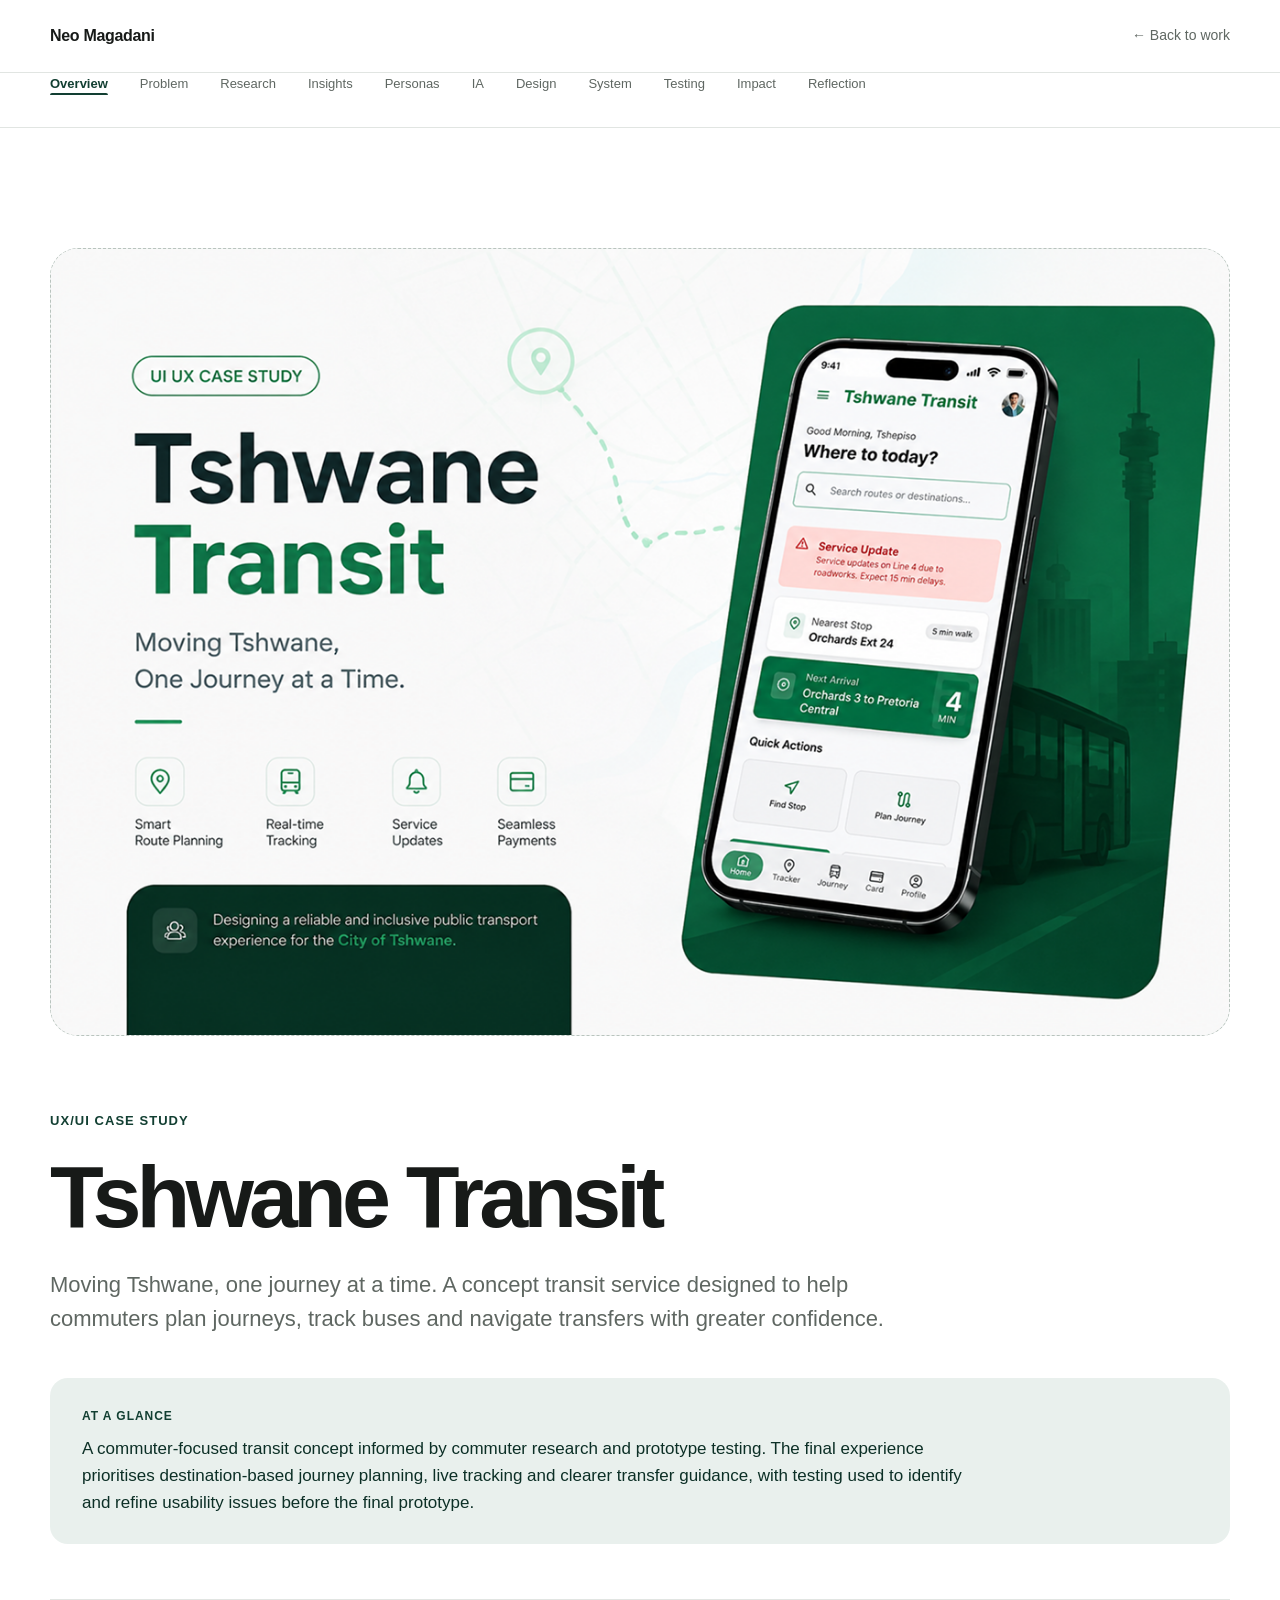
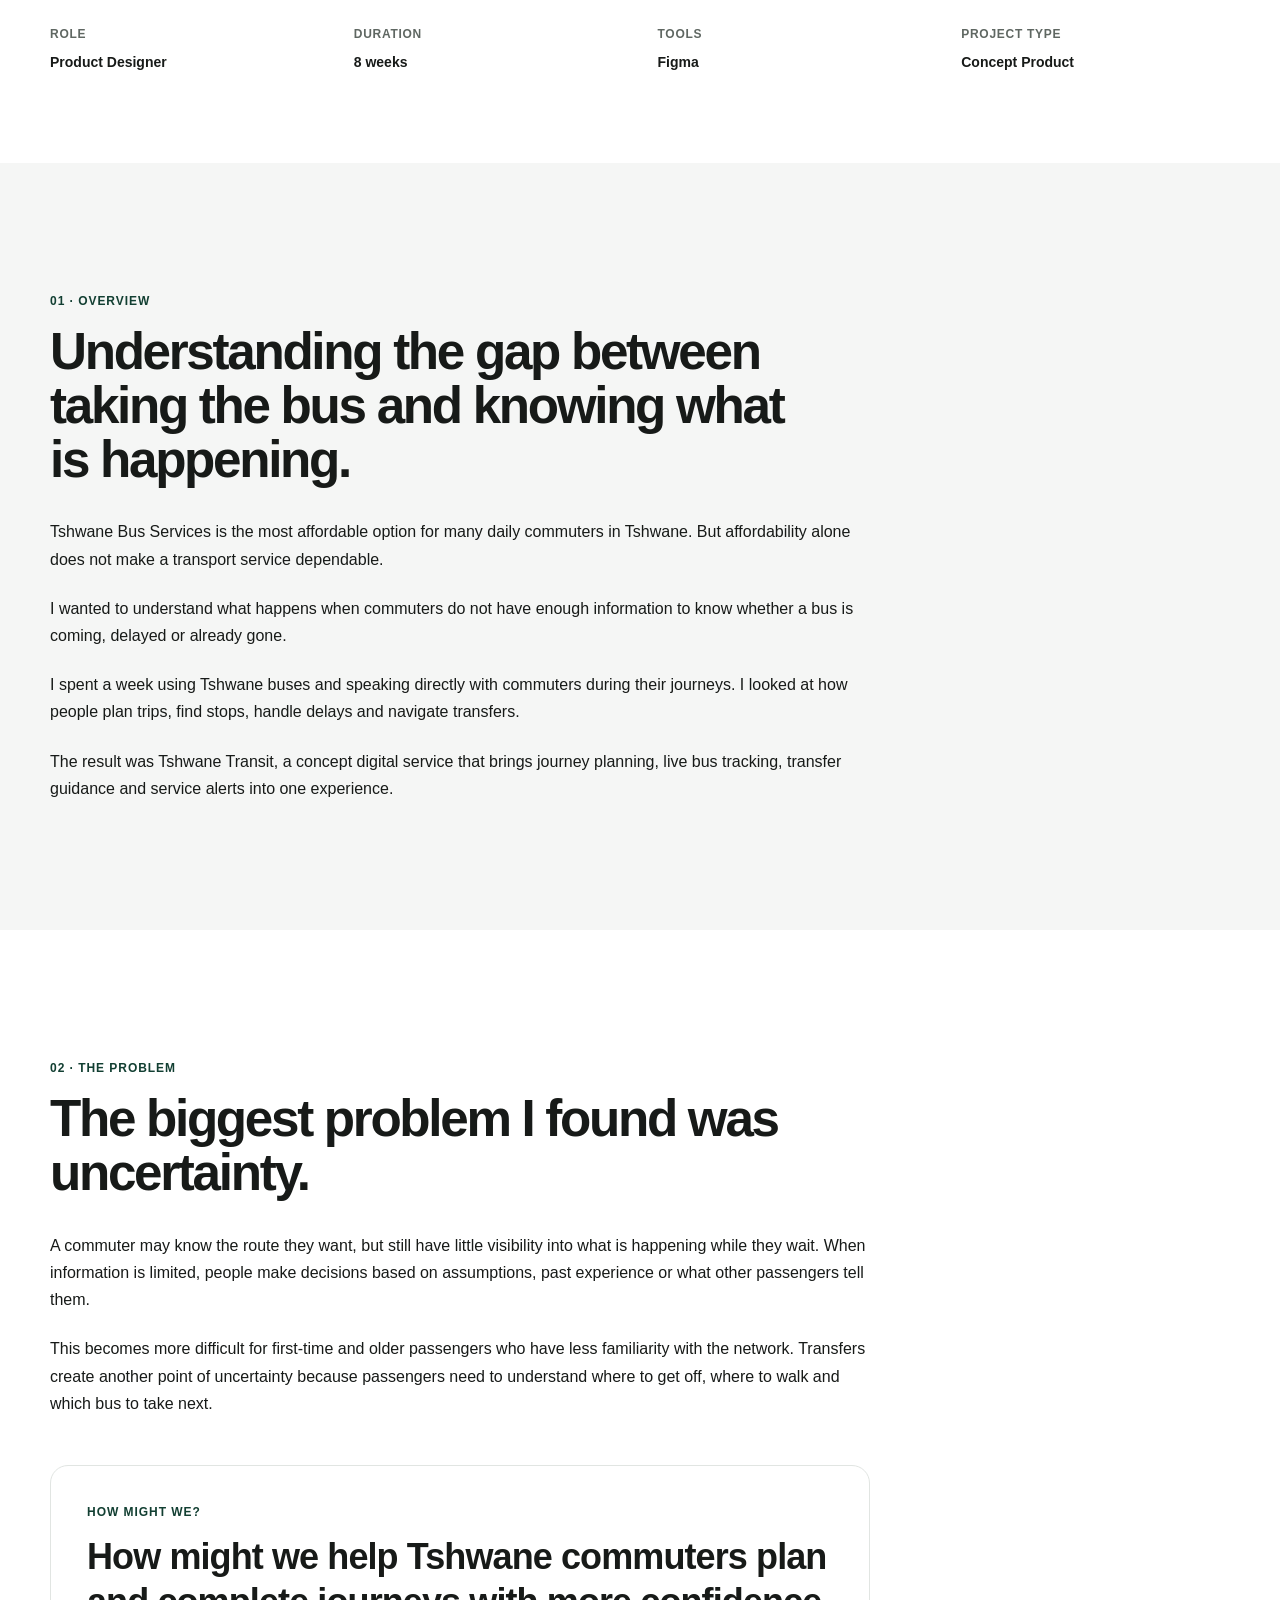
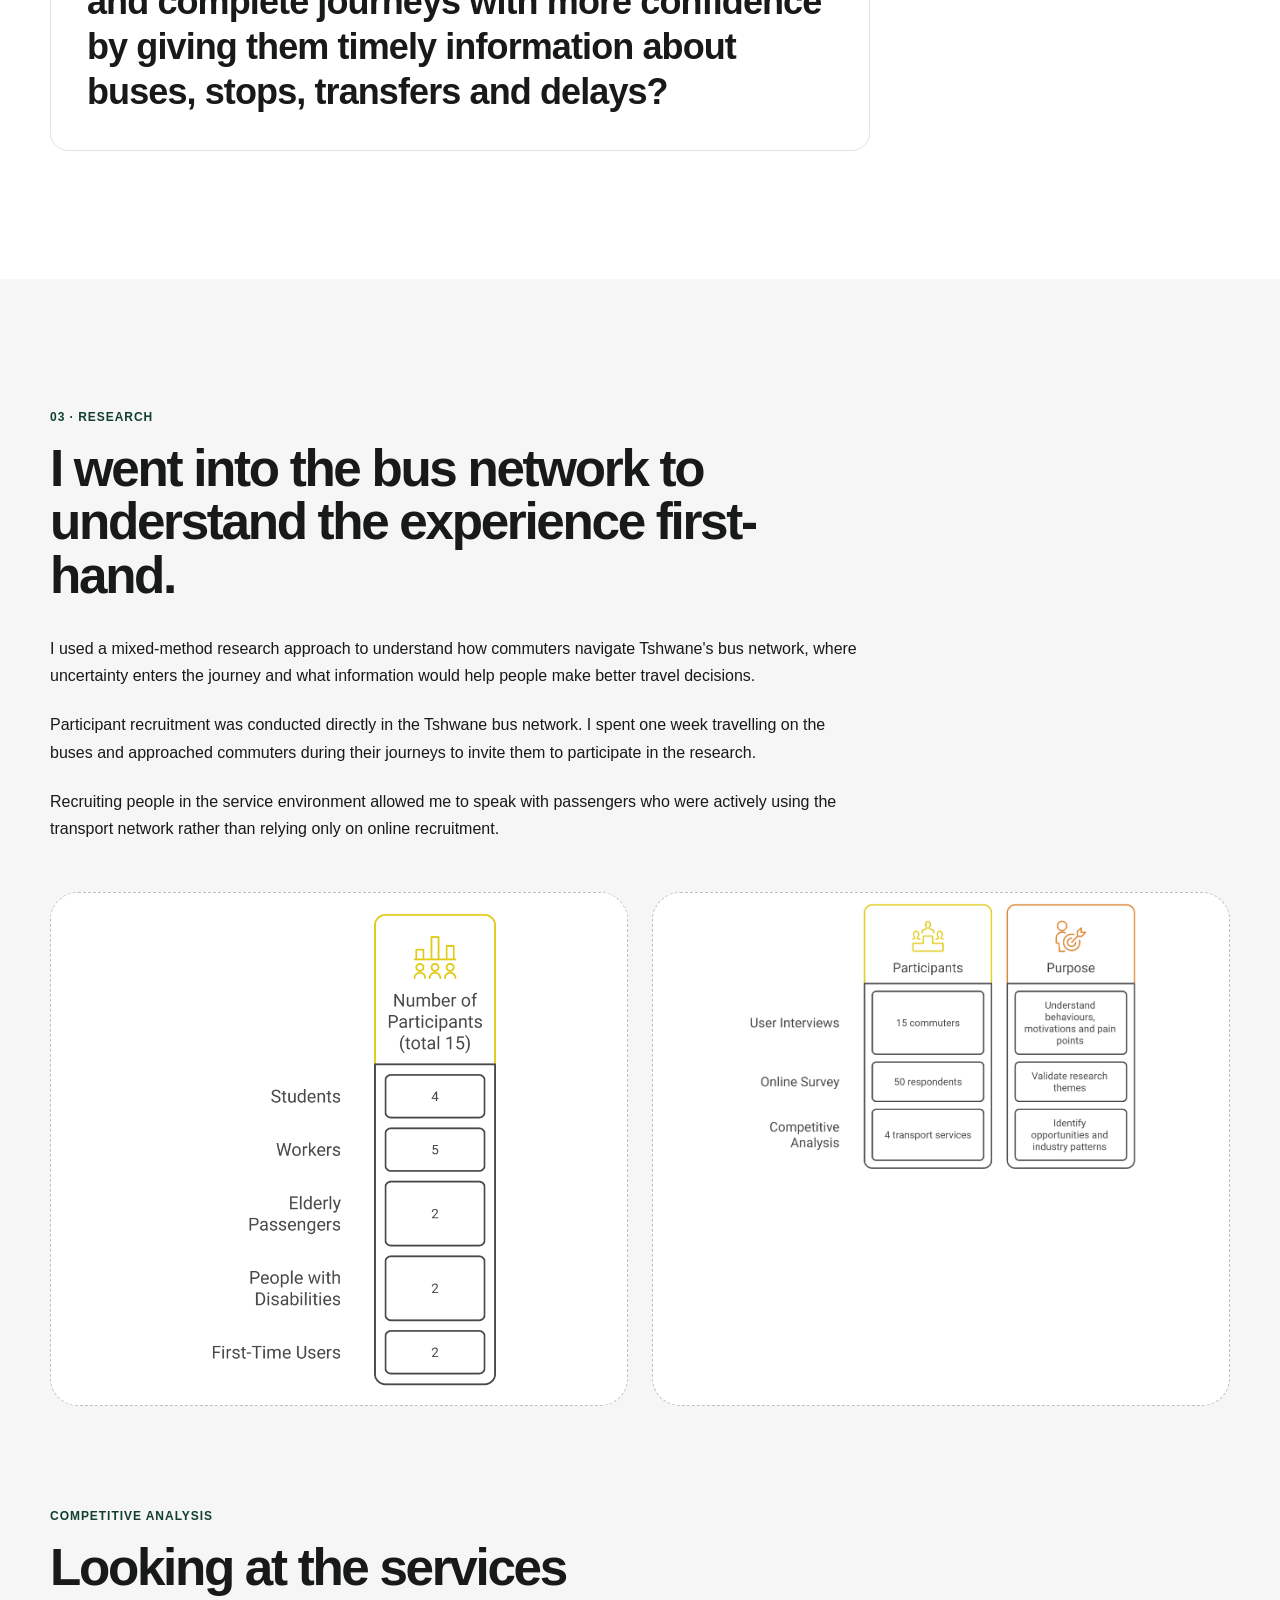
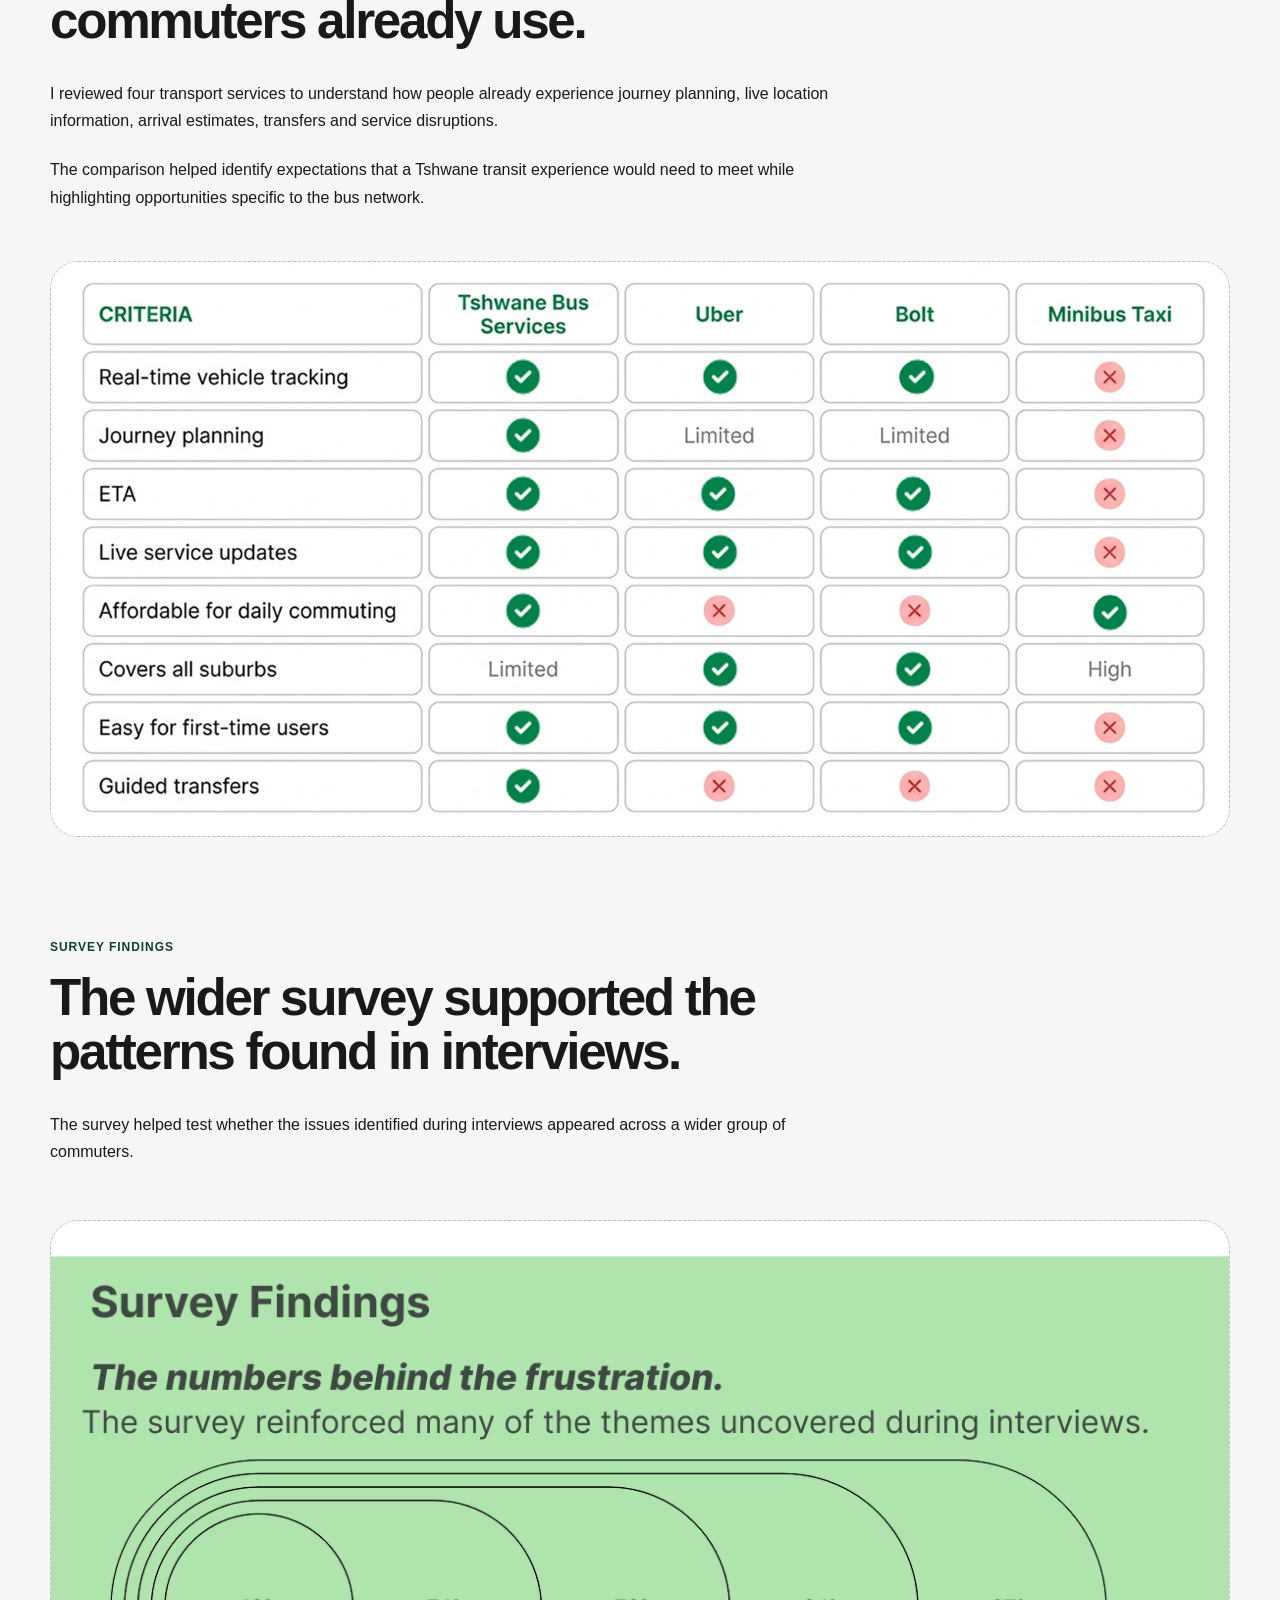
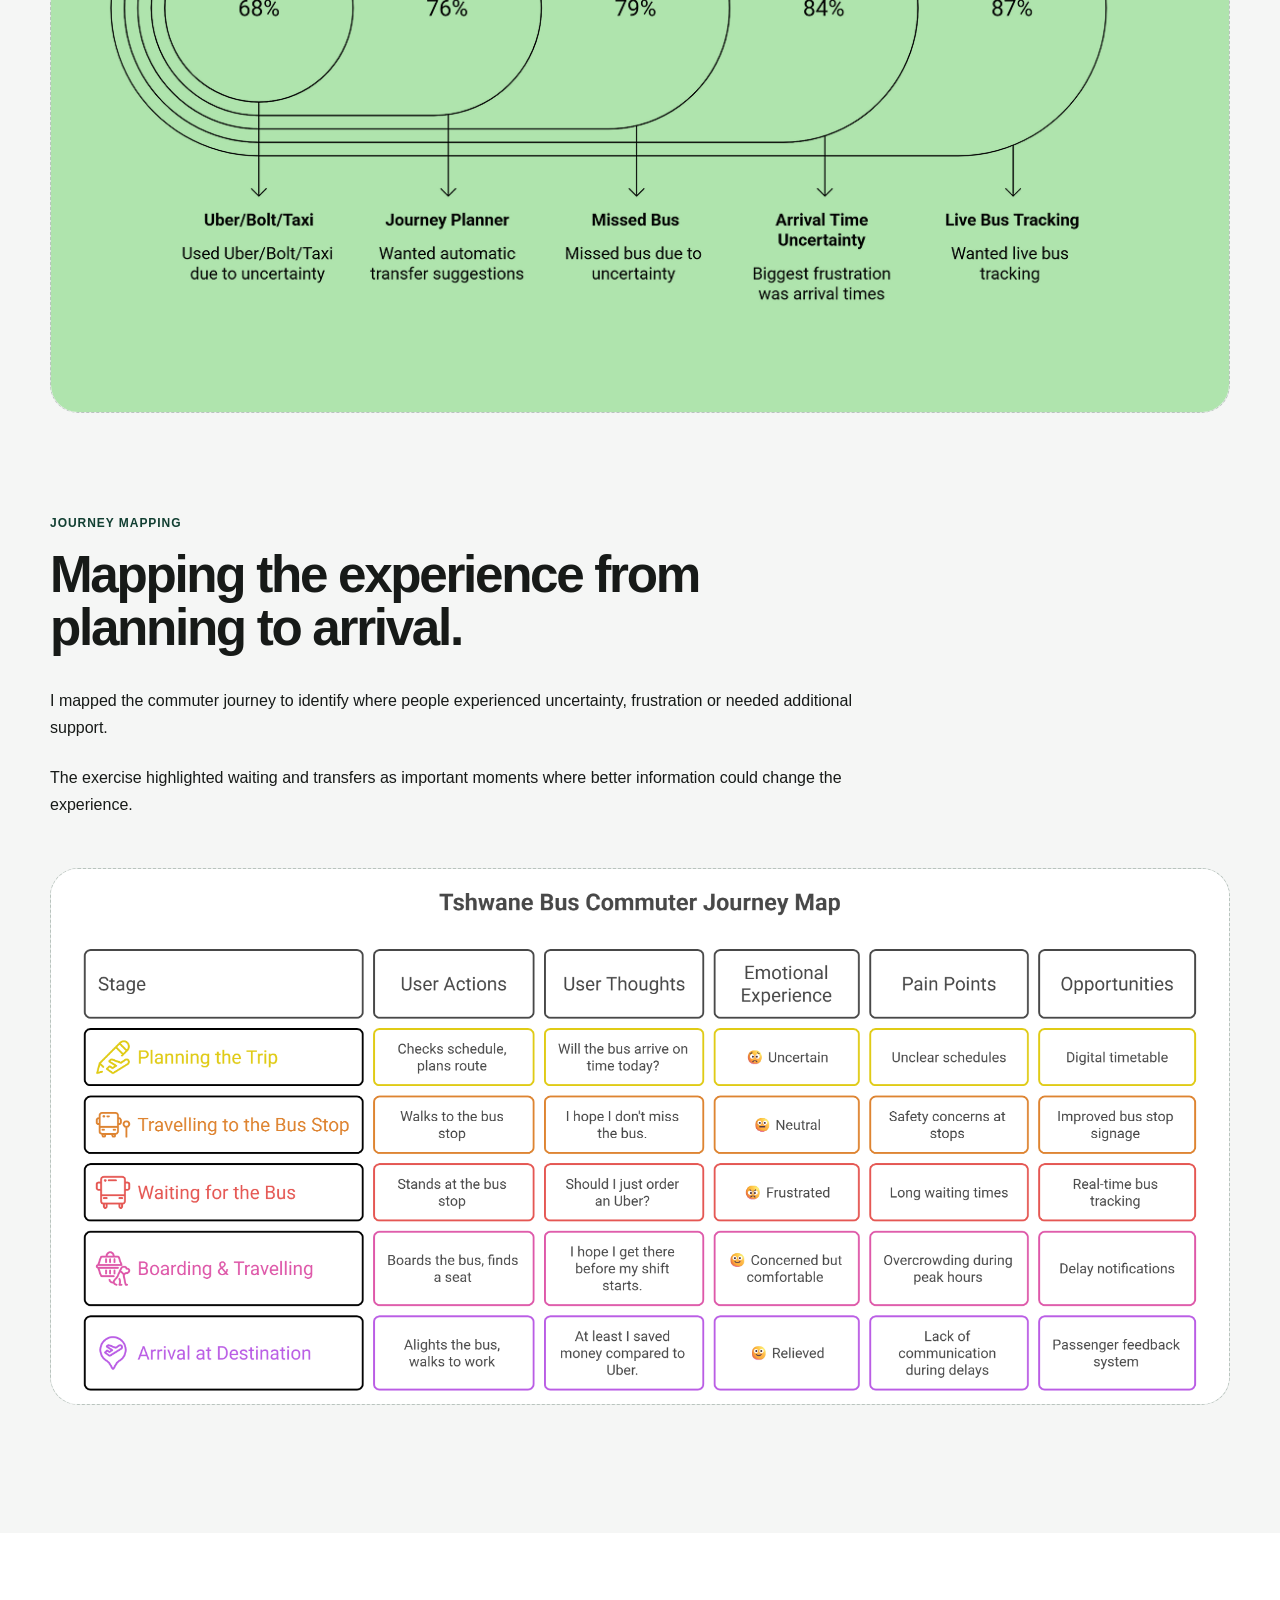
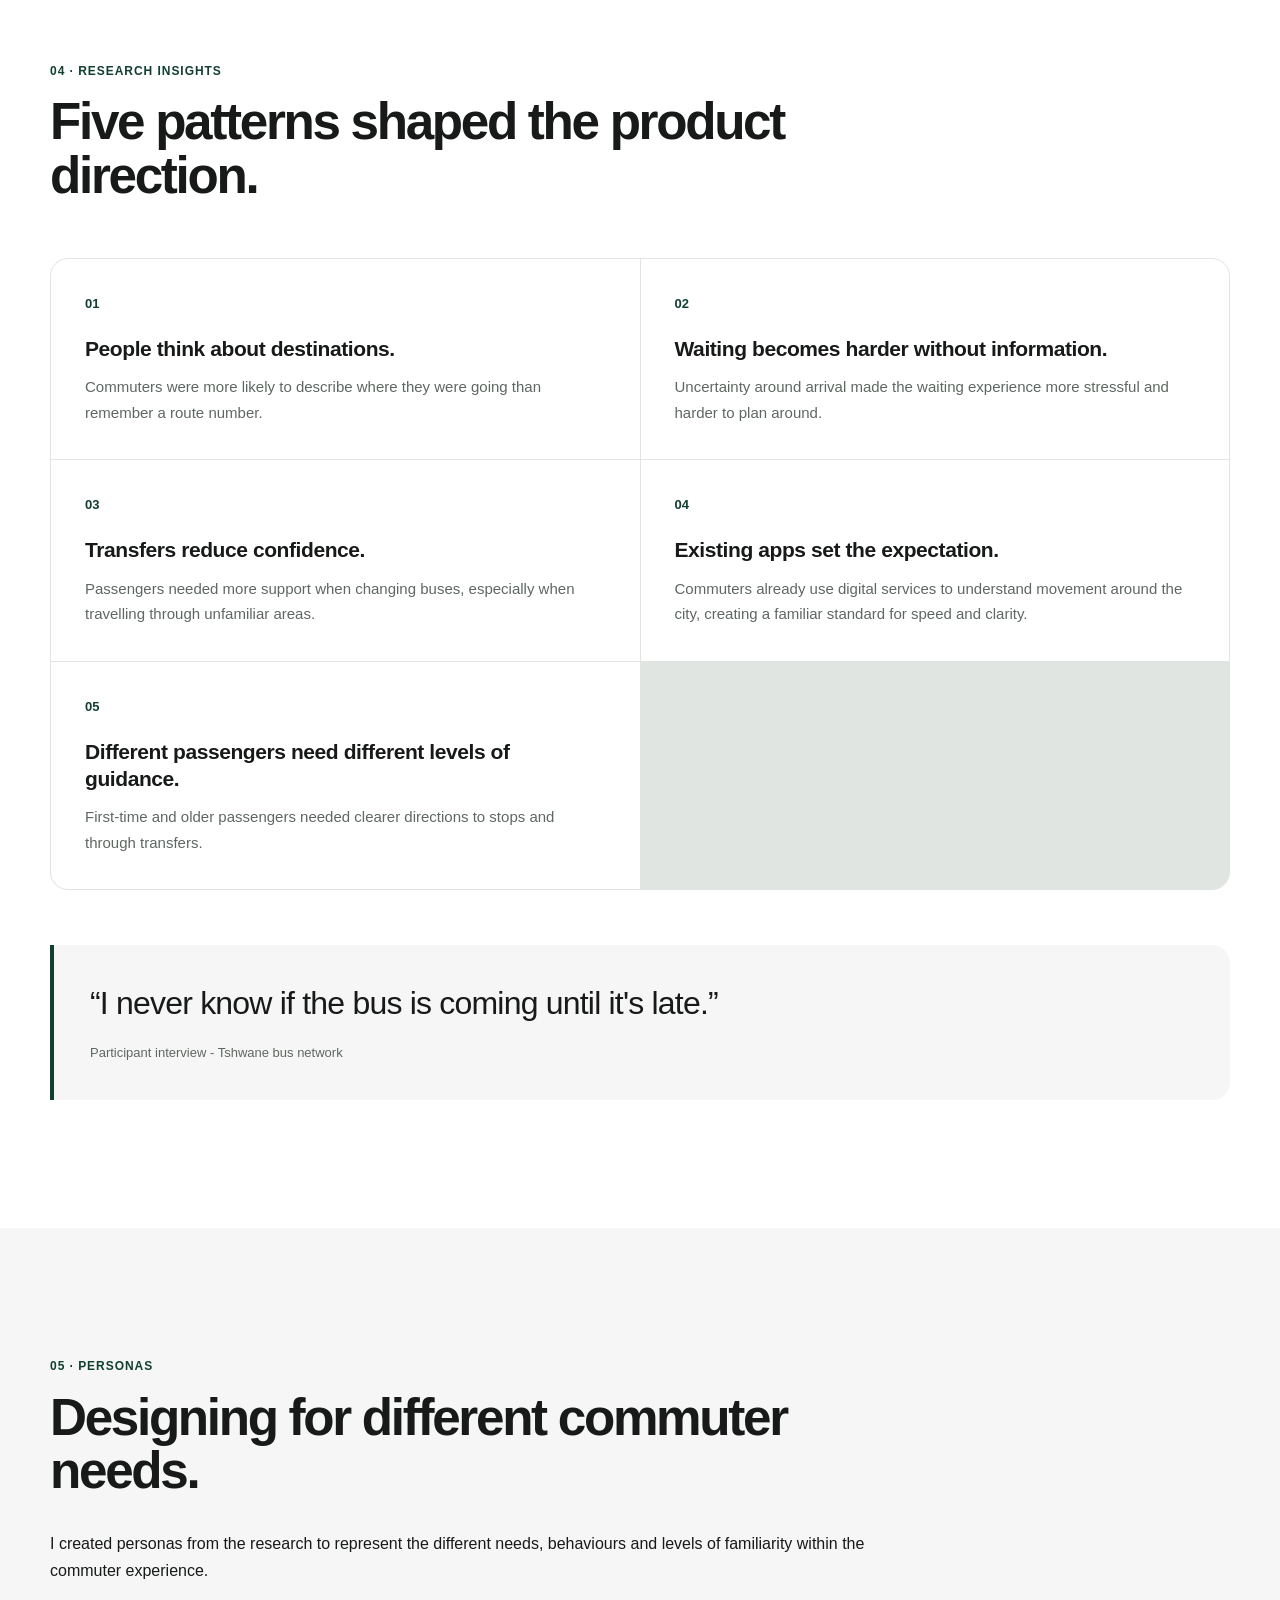
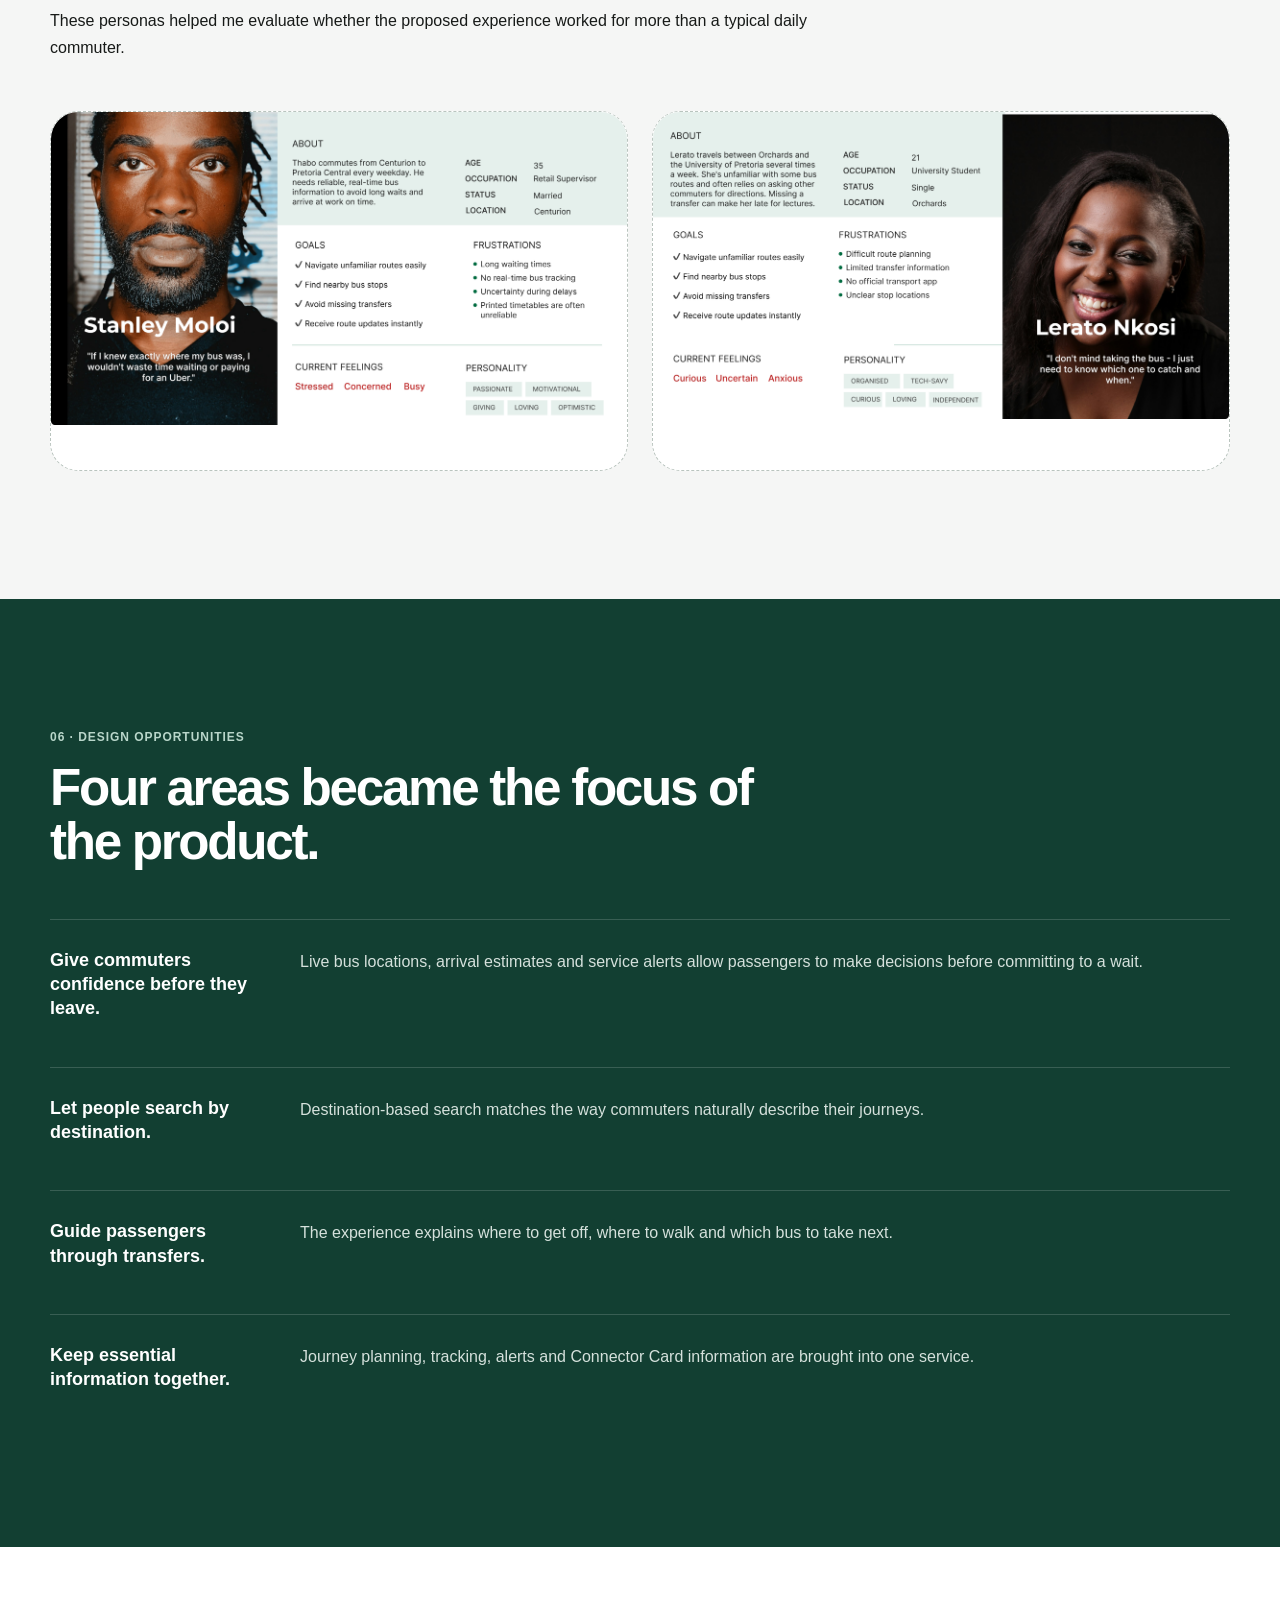
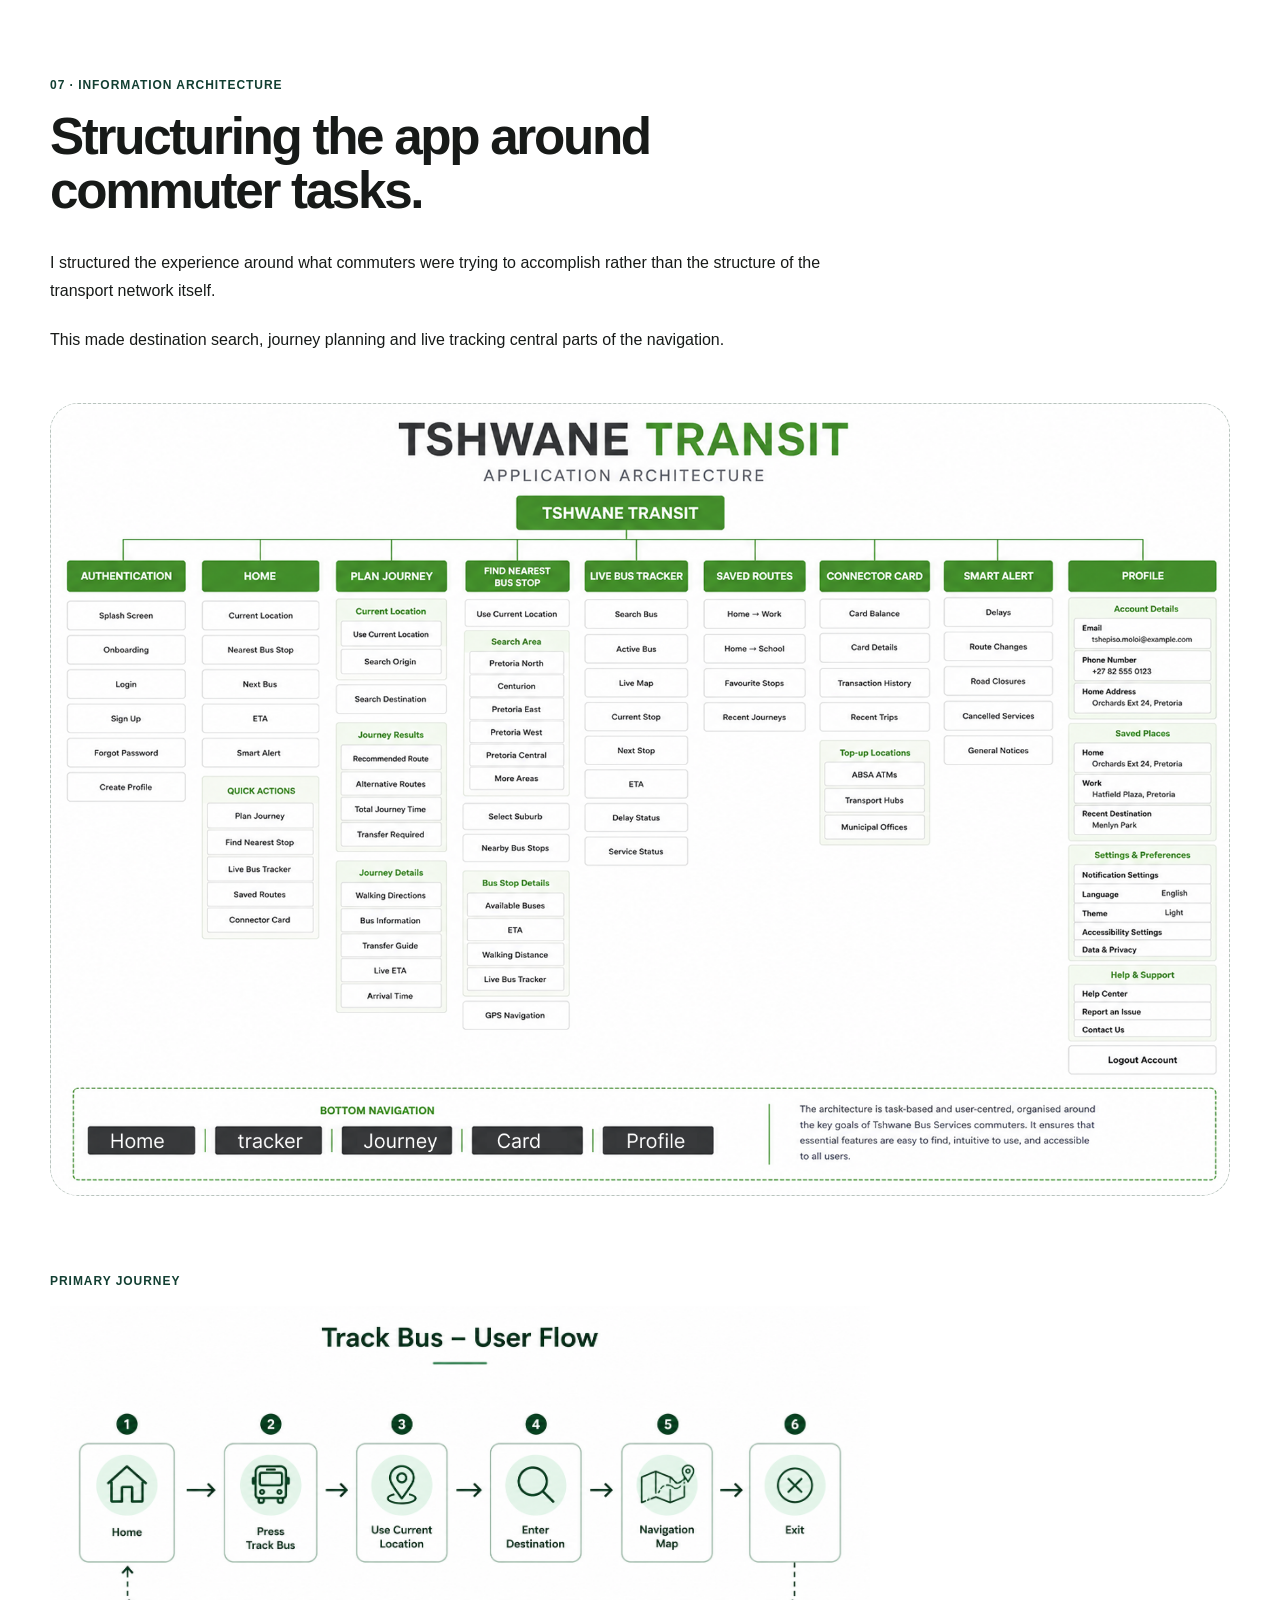
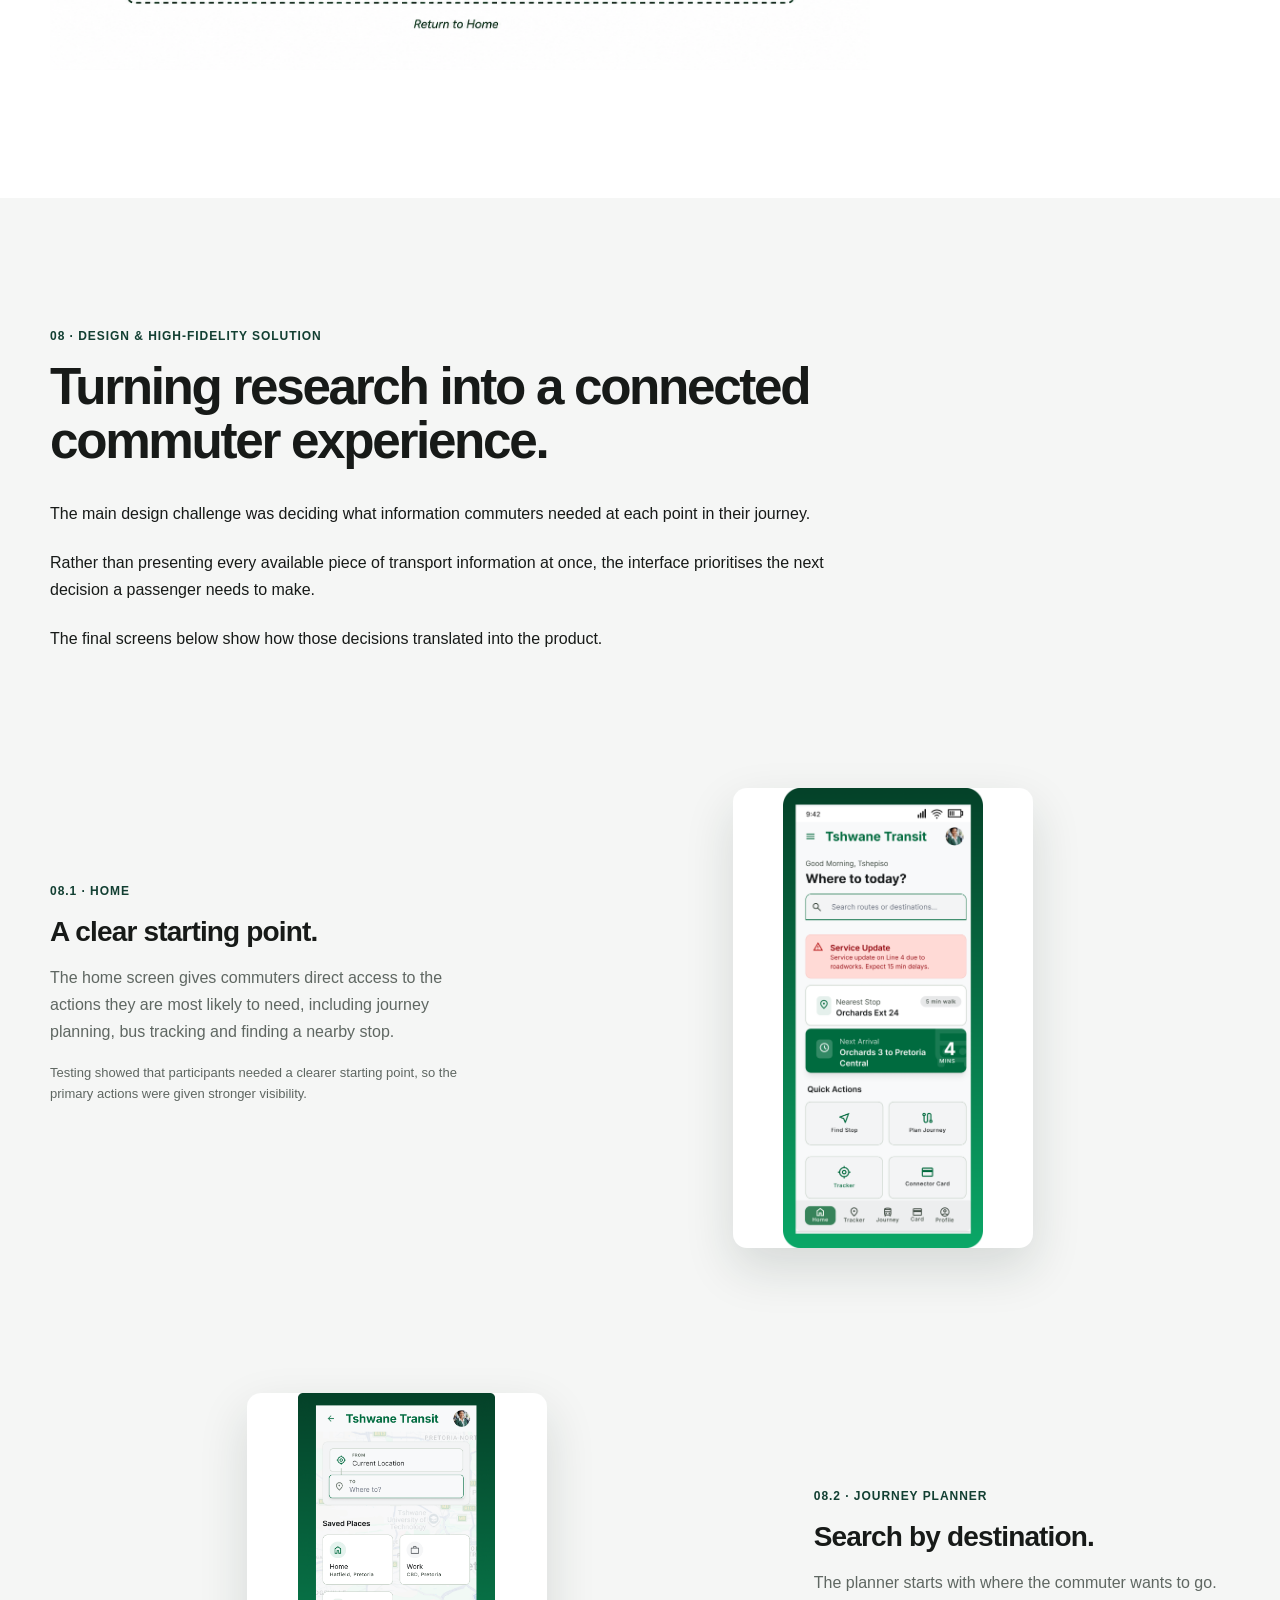
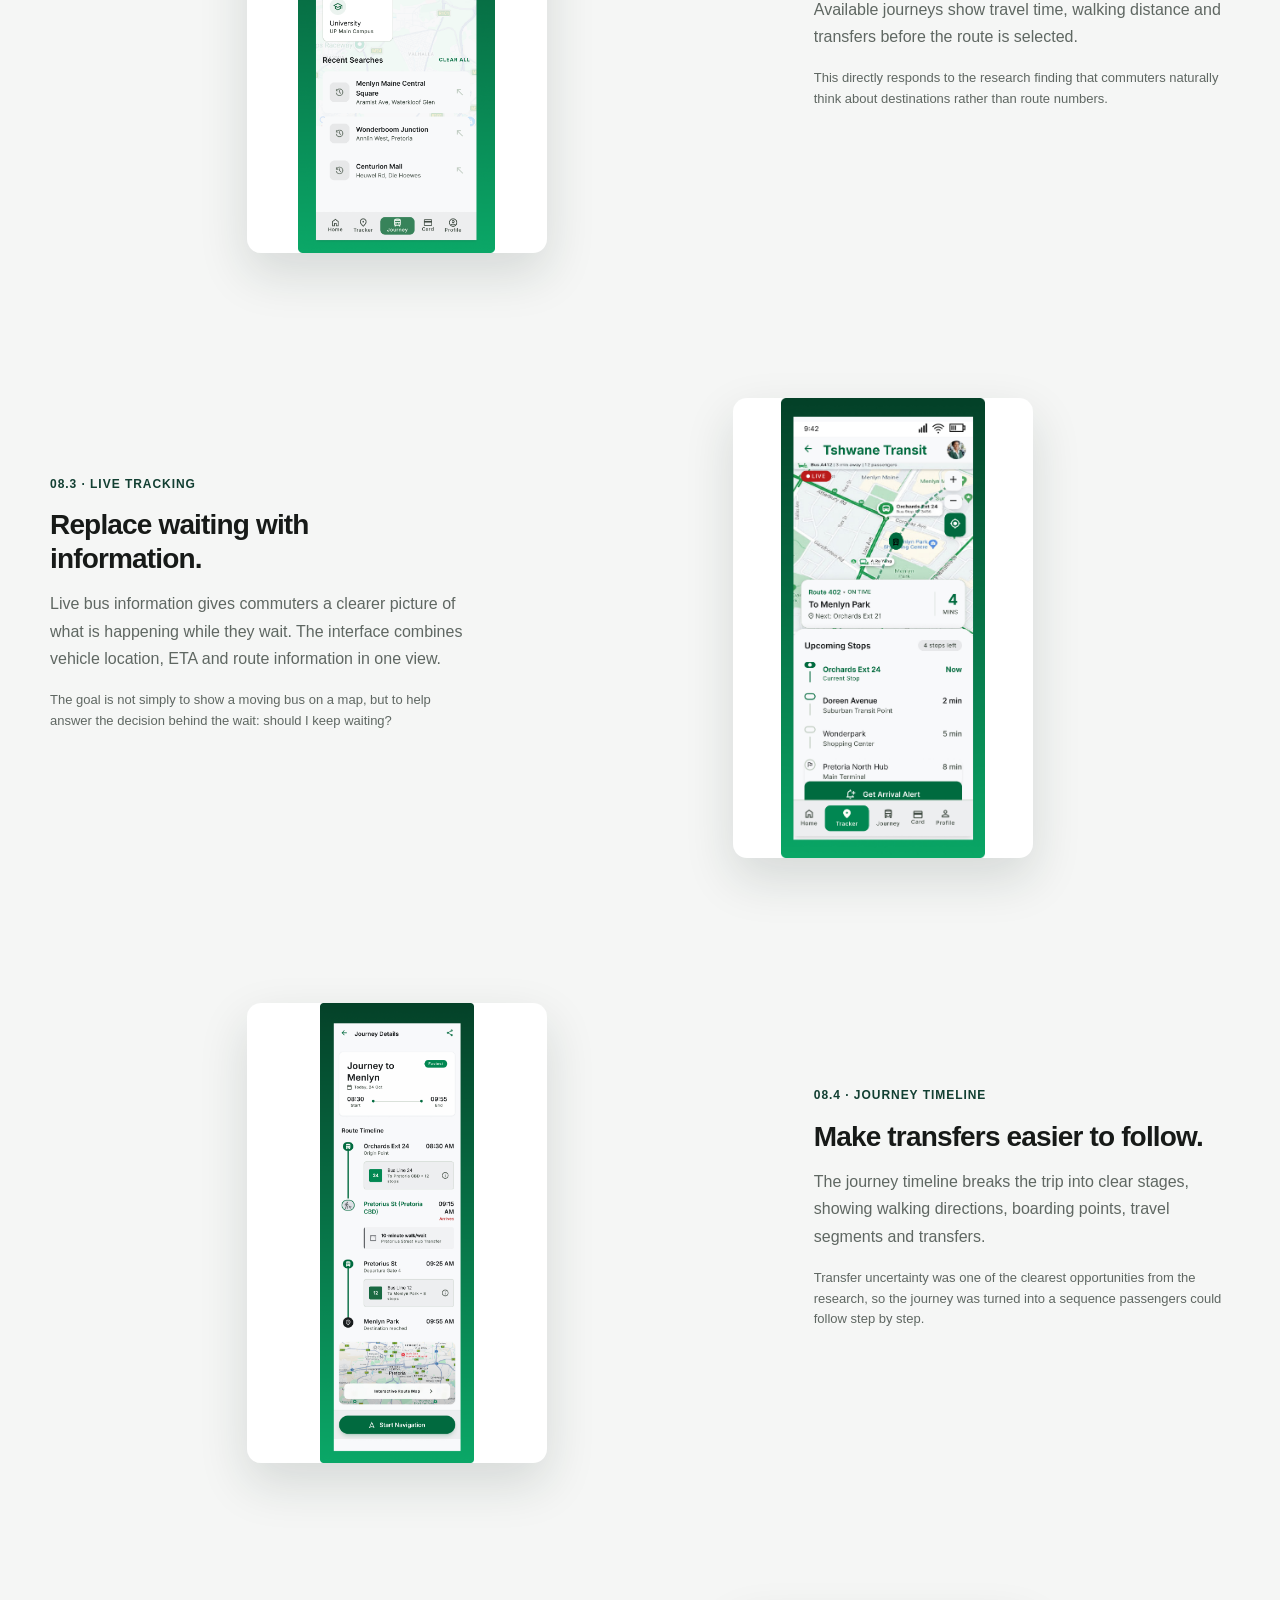
<file: city-of-tshwane.html>
<!DOCTYPE html>

<html lang="en">
<head>
  <meta charset="UTF-8" />
  <meta name="viewport" content="width=device-width, initial-scale=1.0" />
  <meta name="theme-color" content="#123f32" />

  <title>Tshwane Transit | UX/UI Case Study | Neo Magadani</title>

  <meta name="description" content="Tshwane Transit is a concept transit service designed to help Tshwane commuters plan journeys, track buses and navigate transfers with greater confidence." />
  <meta name="author" content="Neo Magadani" />
  <meta name="robots" content="index, follow" />

  <link rel="canonical" href="https://neomagadani.co.za/city-of-tshwane.html" />

  <link rel="icon" type="image/png" href="./assets/img/favicon.png" />
  <link rel="shortcut icon" type="image/png" href="./assets/img/favicon.png" />

  <!-- Open Graph -->
  <meta property="og:type" content="article" />
  <meta property="og:title" content="Tshwane Transit | UX/UI Case Study | Neo Magadani" />
  <meta property="og:description" content="A UX/UI case study exploring a digital transit experience for Tshwane commuters." />
  <meta property="og:url" content="https://neomagadani.co.za/city-of-tshwane.html" />
  <meta property="og:site_name" content="Neo Magadani" />
  <meta property="og:image" content="https://neomagadani.co.za/images/hero%20image.png" />
  <meta property="og:image:alt" content="Tshwane Transit app interface" />

  <!-- Twitter / X -->
  <meta name="twitter:card" content="summary_large_image" />
  <meta name="twitter:title" content="Tshwane Transit | UX/UI Case Study | Neo Magadani" />
  <meta name="twitter:description" content="A UX/UI case study exploring a digital transit experience for Tshwane commuters." />
  <meta name="twitter:image" content="https://neomagadani.co.za/images/hero%20image.png" />
  <meta name="twitter:image:alt" content="Tshwane Transit app interface" />

  <!-- Structured data -->
  <script type="application/ld+json">
  {
    "@context": "https://schema.org",
    "@type": "CreativeWork",
    "name": "Tshwane Transit",
    "headline": "Tshwane Transit | UX/UI Case Study",
    "description": "A UX/UI case study exploring a concept transit service designed to help Tshwane commuters plan journeys, track buses and navigate transfers with greater confidence.",
    "url": "https://neomagadani.co.za/city-of-tshwane.html",
    "image": "https://neomagadani.co.za/images/hero%20image.png",
    "author": {"@type": "Person", "name": "Neo Magadani", "url": "https://neomagadani.co.za/"},
    "creator": {"@type": "Person", "name": "Neo Magadani", "url": "https://neomagadani.co.za/"},
    "genre": "UX/UI Design Case Study",
    "keywords": ["UX design", "UI design", "product design", "Tshwane Transit", "case study"]
  }
  </script>

  <style>
    /* =========================================================
       DESIGN SYSTEM
       Keep these variables consistent across all case studies.
       ========================================================= */

    :root {
      --green: #123f32;
      --green-dark: #0c2f26;
      --green-soft: #e9f0ed;

      --gray-light: #f5f6f5;
      --gray-soft: #fafbfa;
      --white: #ffffff;

      --text: #171a18;
      --text-soft: #5f6762;
      --border: #e1e5e2;

      --max-width: 1180px;
      --content-width: 820px;

      --radius-sm: 10px;
      --radius-md: 18px;
      --radius-lg: 28px;

      --section-space: clamp(80px, 10vw, 140px);

      --font:
        Inter,
        -apple-system,
        BlinkMacSystemFont,
        "Segoe UI",
        Roboto,
        Helvetica,
        Arial,
        sans-serif;
    }

    /* =========================================================
       RESET
       ========================================================= */

    * {
      margin: 0;
      padding: 0;
      box-sizing: border-box;
    }

    html {
      scroll-behavior: smooth;
      scroll-padding-top: 130px;
    }

    body {
      font-family: var(--font);
      color: var(--text);
      background: var(--white);
      line-height: 1.7;
      -webkit-font-smoothing: antialiased;
    }

    img {
      display: block;
      width: 100%;
      height: auto;
    }

    a {
      color: inherit;
      text-decoration: none;
    }

    button {
      font: inherit;
    }

    /* =========================================================
       GLOBAL LAYOUT
       ========================================================= */

    .container {
      width: min(calc(100% - 64px), var(--max-width));
      max-width: var(--max-width);
      margin-left: auto;
      margin-right: auto;
    }

    .reading-width {
      width: 100%;
      max-width: var(--content-width);
    }

    .section {
      padding: var(--section-space) 0;
    }

    .section--gray {
      background: var(--gray-light);
    }

    .section--green {
      background: var(--green);
      color: var(--white);
    }

    /* =========================================================
       NAVIGATION
       ========================================================= */

    .site-nav {
      position: sticky;
      top: 0;
      z-index: 1000;
      background: rgba(255, 255, 255, 0.94);
      border-bottom: 1px solid var(--border);
      backdrop-filter: blur(14px);
    }

    .nav-inner {
      min-height: 72px;
      display: flex;
      align-items: center;
      justify-content: space-between;
      gap: 24px;
    }

    .brand {
      flex: 0 0 auto;
      font-size: 16px;
      font-weight: 700;
      letter-spacing: -0.02em;
    }

    .back-link {
      flex: 0 0 auto;
      display: inline-flex;
      align-items: center;
      gap: 8px;
      color: var(--text-soft);
      font-size: 14px;
      transition: color 0.2s ease;
    }

    .back-link:hover {
      color: var(--green);
    }

    /* =========================================================
       CASE STUDY SUB NAV
       ========================================================= */

    .case-nav {
      position: sticky;
      top: 72px;
      z-index: 900;
      background: var(--white);
      border-bottom: 1px solid var(--border);
    }

    .case-nav-inner {
      display: flex;
      align-items: stretch;
      justify-content: flex-start;
      gap: 32px;
      min-height: 54px;
      overflow-x: auto;
      scrollbar-width: none;
    }

    .case-nav-inner::-webkit-scrollbar {
      display: none;
    }

    @media (max-width: 700px) {
      .case-nav-inner {
        -webkit-overflow-scrolling: touch;
        padding-bottom: 1px;
      }

      .case-nav a {
        min-height: 54px;
      }
    }

    .case-nav a {
      position: relative;
      flex: 0 0 auto;
      display: flex;
      align-items: center;
      height: 100%;
      color: var(--text-soft);
      font-size: 13px;
      font-weight: 500;
      white-space: nowrap;
      transition: color 0.2s ease;
    }

    .case-nav a::after {
      content: "";
      position: absolute;
      left: 0;
      right: 0;
      bottom: 0;
      height: 2px;
      background: var(--green);
      border-radius: 2px 2px 0 0;
      transform: scaleX(0);
      transform-origin: center;
      transition: transform 0.25s ease;
    }

    .case-nav a:hover {
      color: var(--green);
    }

    .case-nav a:hover::after {
      transform: scaleX(1);
    }

    .case-nav a.active {
      color: var(--green);
      font-weight: 700;
    }

    .case-nav a.active::after {
      transform: scaleX(1);
    }

    /* =========================================================
       HERO
       ========================================================= */

    .hero {
      padding: 70px 0 90px;
    }

    .hero-image {
      margin-top: 0;
      margin-bottom: 70px;
      min-height: 560px;
    }

    .hero-image img {
      width: 100%;
      min-height: 560px;
      object-fit: cover;
    }

    .hero-content {
      max-width: 100%;
    }

    .eyebrow {
      display: inline-flex;
      align-items: center;
      gap: 8px;
      margin-bottom: 22px;
      color: var(--green);
      font-size: 13px;
      font-weight: 700;
      letter-spacing: 0.08em;
      text-transform: uppercase;
    }

    .hero h1 {
      max-width: 900px;
      font-size: clamp(48px, 7vw, 88px);
      line-height: 0.98;
      letter-spacing: -0.055em;
      font-weight: 750;
    }

    .hero-subtitle {
      margin-top: 28px;
      max-width: 850px;
      color: var(--text-soft);
      font-size: clamp(18px, 2vw, 22px);
      line-height: 1.55;
    }

    /* =========================================================
       TL;DR
       ========================================================= */

    .tldr {
      margin-top: 42px;
      padding: 28px 32px;
      background: var(--green-soft);
      border-radius: var(--radius-md);
    }

    .tldr-label {
      margin-bottom: 8px;
      color: var(--green);
      font-size: 12px;
      font-weight: 700;
      letter-spacing: 0.08em;
      text-transform: uppercase;
    }

    .tldr p {
      max-width: 900px;
      color: var(--green-dark);
      font-size: 17px;
      line-height: 1.6;
    }

    /* =========================================================
       PROJECT META
       ========================================================= */

    .project-meta {
      display: grid;
      grid-template-columns: repeat(4, 1fr);
      gap: 35px;
      margin-top: 55px;
      border-top: 1px solid var(--border);
      padding-top: 24px;
    }

    .meta-label {
      display: block;
      margin-bottom: 7px;
      color: var(--text-soft);
      font-size: 12px;
      font-weight: 600;
      text-transform: uppercase;
      letter-spacing: 0.06em;
    }

    .meta-value {
      display: block;
      font-size: 14px;
      line-height: 1.5;
      font-weight: 600;
    }

    .prototype-link {
      display: inline-flex;
      margin-top: 8px;
      color: var(--green);
      font-size: 13px;
      font-weight: 700;
      border-bottom: 1px solid var(--green);
    }

    /* =========================================================
       SECTION HEADINGS
       ========================================================= */

    .section-number {
      margin-bottom: 14px;
      color: var(--green);
      font-size: 12px;
      font-weight: 700;
      letter-spacing: 0.08em;
      text-transform: uppercase;
    }

    .section--green .section-number {
      color: #b9d6ca;
    }

    .section-title {
      max-width: 780px;
      font-size: clamp(34px, 4vw, 56px);
      line-height: 1.05;
      letter-spacing: -0.045em;
      margin-bottom: 28px;
    }

    .section-intro {
      max-width: 760px;
      color: var(--text-soft);
      font-size: 18px;
      line-height: 1.75;
    }

    .section--green .section-intro {
      color: #d5e1dc;
    }

    /* =========================================================
       BODY COPY
       ========================================================= */

    .body-copy {
      margin-top: 32px;
      max-width: 820px;
    }

    .body-copy p + p {
      margin-top: 22px;
    }

    .body-copy strong {
      color: var(--text);
    }

    /* =========================================================
       PROBLEM STATEMENT
       ========================================================= */

    .problem-statement {
      margin-top: 48px;
      padding: 36px;
      background: var(--white);
      border: 1px solid var(--border);
      border-radius: var(--radius-md);
    }

    .problem-label {
      margin-bottom: 12px;
      color: var(--green);
      font-size: 12px;
      font-weight: 700;
      letter-spacing: 0.08em;
      text-transform: uppercase;
    }

    .problem-statement h3 {
      max-width: 850px;
      font-size: clamp(24px, 3vw, 36px);
      line-height: 1.25;
      letter-spacing: -0.025em;
      font-weight: 600;
    }

    /* =========================================================
       IMAGE PLACEHOLDERS
       ========================================================= */

    .image-placeholder {
      position: relative;
      min-height: 420px;
      margin-top: 50px;
      background:
        linear-gradient(
          135deg,
          rgba(18, 63, 50, 0.04),
          rgba(18, 63, 50, 0.09)
        );
      border: 1px dashed #b9c4be;
      border-radius: var(--radius-lg);
      overflow: hidden;
    }

    .image-placeholder img {
      width: 100%;
      height: auto;
      min-height: 420px;
      object-fit: contain;
      object-position: center;
      background: var(--white);
    }

    .placeholder-content {
      position: absolute;
      inset: 0;
      display: grid;
      place-items: center;
      text-align: center;
      padding: 30px;
      pointer-events: none;
    }

    .placeholder-label {
      display: inline-flex;
      padding: 10px 16px;
      border-radius: 999px;
      background: rgba(255, 255, 255, 0.88);
      color: var(--text-soft);
      font-size: 13px;
      font-weight: 600;
      border: 1px solid rgba(18, 63, 50, 0.08);
    }

    /* =========================================================
       IMAGE GRID
       ========================================================= */

    .image-grid {
      display: grid;
      grid-template-columns: repeat(2, 1fr);
      gap: 24px;
      margin-top: 50px;
    }

    .image-grid .image-placeholder {
      margin-top: 0;
      min-height: 360px;
      background: var(--white);
    }

    .image-grid .image-placeholder img {
      min-height: 360px;
      background: var(--white);
    }

    .participant-recruitment-image {
      width: 78% !important;
      max-width: 500px;
      min-height: auto !important;
      height: auto !important;
      object-fit: contain !important;
      display: block;
      margin: auto;
    }

    .persona-image {
      width: 100% !important;
      max-width: 600px;
      min-height: auto !important;
      height: auto !important;
      object-fit: contain !important;
      margin: auto;
    }

    /* =========================================================
       RESEARCH ARTIFACTS
       ========================================================= */

    .research-artifact {
      margin-top: 55px;
    }

    .artifact-caption {
      margin-top: 16px;
      color: var(--text-soft);
      font-size: 13px;
    }

    /* =========================================================
       INSIGHTS
       ========================================================= */

    .insights {
      display: grid;
      grid-template-columns: repeat(2, 1fr);
      gap: 1px;
      margin-top: 55px;
      background: var(--border);
      border: 1px solid var(--border);
      overflow: hidden;
      border-radius: var(--radius-md);
    }

    .insight {
      padding: 34px;
      background: var(--white);
    }

    .insight-number {
      margin-bottom: 20px;
      color: var(--green);
      font-size: 13px;
      font-weight: 700;
    }

    .insight h3 {
      margin-bottom: 12px;
      font-size: 21px;
      line-height: 1.3;
      letter-spacing: -0.02em;
    }

    .insight p {
      color: var(--text-soft);
      font-size: 15px;
    }

    /* =========================================================
       PARTICIPANT QUOTE
       ========================================================= */

    .participant-quote {
      margin-top: 55px;
      padding: 36px;
      border-left: 4px solid var(--green);
      background: var(--gray-light);
      border-radius: 0 var(--radius-md) var(--radius-md) 0;
    }

    .participant-quote blockquote {
      max-width: 780px;
      font-size: clamp(22px, 3vw, 32px);
      line-height: 1.4;
      letter-spacing: -0.025em;
    }

    .participant-quote cite {
      display: block;
      margin-top: 16px;
      color: var(--text-soft);
      font-size: 13px;
      font-style: normal;
    }

    /* =========================================================
       OPPORTUNITIES
       ========================================================= */

    .opportunities {
      display: grid;
      gap: 18px;
      margin-top: 50px;
    }

    .opportunity {
      display: grid;
      grid-template-columns: 220px 1fr;
      gap: 30px;
      padding: 28px 0;
      border-top: 1px solid rgba(255, 255, 255, 0.16);
    }

    .opportunity h3 {
      font-size: 18px;
      line-height: 1.35;
    }

    .opportunity p {
      color: #d5e1dc;
    }

    /* =========================================================
       ARCHITECTURE / FLOW
       ========================================================= */

    .flow-list {
      margin-top: 50px;
      display: flex;
      flex-wrap: wrap;
      align-items: center;
      gap: 10px;
    }

    .flow-step {
      padding: 13px 18px;
      background: var(--green-soft);
      border-radius: 999px;
      color: var(--green);
      font-size: 14px;
      font-weight: 650;
    }

    .flow-arrow {
      color: var(--text-soft);
      font-size: 18px;
    }
/* =========================================================
   DESIGN WALKTHROUGH + HIGH FIDELITY
   ========================================================= */

.feature {
  display: grid;
  grid-template-columns: 0.75fr 1.25fr;
  gap: 70px;
  align-items: center;
  margin-top: 75px;
}

.feature:first-of-type {
  margin-top: 55px;
}

.feature--reverse {
  grid-template-columns: 1.25fr 0.75fr;
}

.feature-copy h3 {
  margin-bottom: 15px;
  font-size: 28px;
  line-height: 1.2;
  letter-spacing: -0.03em;
}

.feature-copy p {
  color: var(--text-soft);
}


/* =========================================================
   IMAGE CONTAINER
   ========================================================= */

.feature-image {
  min-height: 0;
  display: flex;
  justify-content: center;
  align-items: center;
}

.feature-image .image-placeholder {
  width: 100%;
  min-height: 0;

  /* Same background as the surrounding text area (no separate card) */
  background: transparent;
  border: none;

  display: flex;
  justify-content: center;
  align-items: center;
  padding: 10px 0;

  overflow: visible;
  border-radius: 16px;
}


/* =========================================================
   IMAGE SIZE
   ========================================================= */

.feature-image .image-placeholder img {
  width: 100%;
  max-width: 300px;
  height: auto;
  max-height: 460px;

  display: block;
  object-fit: contain;
  border-radius: 14px;
  box-shadow: 0 20px 50px rgba(18, 43, 34, 0.14);
}


/* =========================================================
   DESIGN CAPTION
   ========================================================= */

.design-caption {
  margin-top: 18px;
  color: var(--text-soft);
  font-size: 13px;
  line-height: 1.6;
}

    /* =========================================================
       ITERATION
       ========================================================= */

    .iteration {
      margin-top: 90px;
    }

    .iteration .image-placeholder {
      min-height: 0;
      background: transparent;
      border: none;
      padding: 10px 0;
      display: flex;
      justify-content: center;
      align-items: center;
    }

    .iteration .image-placeholder img {
      width: 100%;
      max-width: 720px;
      height: auto;
      min-height: 0;
      background: transparent;
      border-radius: 14px;
      box-shadow: 0 20px 50px rgba(18, 43, 34, 0.14);
      margin: 0 auto;
    }

    /* =========================================================
       DESIGN SYSTEM
       ========================================================= */

    .design-system-image {
      margin-top: 55px;
    }

    /* =========================================================
       SYSTEM THINKING
       ========================================================= */

    .constraint-card {
      margin-top: 55px;
      padding: 34px;
      background: var(--gray-light);
      border-radius: var(--radius-md);
    }

    .constraint-card h3 {
      margin-bottom: 12px;
      font-size: 21px;
    }

    .constraint-card p {
      color: var(--text-soft);
      max-width: 820px;
    }

    /* =========================================================
       TESTING
       ========================================================= */

    .testing-results {
      display: grid;
      grid-template-columns: repeat(3, 1fr);
      gap: 1px;
      margin-top: 55px;
      background: var(--border);
      border: 1px solid var(--border);
      border-radius: var(--radius-md);
      overflow: hidden;
    }

    .testing-result {
      background: var(--white);
      padding: 32px;
    }

    .testing-result strong {
      display: block;
      margin-bottom: 8px;
      color: var(--green);
      font-size: 42px;
      line-height: 1;
      letter-spacing: -0.05em;
    }

    .testing-result span {
      color: var(--text-soft);
      font-size: 14px;
    }

    .testing-changes {
      margin-top: 55px;
      display: grid;
      grid-template-columns: repeat(3, 1fr);
      gap: 24px;
    }

    .change-card {
      padding: 28px;
      background: var(--gray-light);
      border-radius: var(--radius-md);
    }

    .change-card h3 {
      margin-bottom: 12px;
      font-size: 18px;
    }

    .change-card p {
      color: var(--text-soft);
      font-size: 15px;
    }

    /* =========================================================
       IMPACT
       ========================================================= */

    .impact-grid {
      display: grid;
      grid-template-columns: repeat(2, 1fr);
      gap: 24px;
      margin-top: 55px;
    }

    .impact-card {
      padding: 34px;
      border: 1px solid var(--border);
      border-radius: var(--radius-md);
      background: var(--white);
    }

    .impact-card h3 {
      margin-bottom: 15px;
      font-size: 22px;
    }

    .impact-card p {
      color: var(--text-soft);
    }

    .metrics {
      margin-top: 60px;
    }

    .metrics h3 {
      margin-bottom: 24px;
      font-size: 24px;
    }

    .metric-list {
      display: grid;
      grid-template-columns: repeat(2, 1fr);
      border-top: 1px solid var(--border);
    }

    .metric {
      padding: 20px 0;
      border-bottom: 1px solid var(--border);
      color: var(--text-soft);
    }

    /* =========================================================
       NEXT STEPS
       ========================================================= */

    .next-steps-list {
      margin-top: 50px;
      display: grid;
      grid-template-columns: repeat(2, 1fr);
      gap: 24px;
    }

    .next-step {
      padding: 28px;
      background: var(--white);
      border: 1px solid var(--border);
      border-radius: var(--radius-md);
    }

    .next-step-number {
      display: block;
      margin-bottom: 14px;
      color: var(--green);
      font-size: 12px;
      font-weight: 700;
    }

    .next-step h3 {
      margin-bottom: 10px;
      font-size: 19px;
    }

    .next-step p {
      color: var(--text-soft);
      font-size: 15px;
    }

    /* =========================================================
       REFLECTION
       ========================================================= */

    .reflection {
      max-width: 820px;
    }

    .reflection p {
      font-size: clamp(21px, 2.5vw, 30px);
      line-height: 1.45;
      letter-spacing: -0.025em;
    }

    .reflection p + p {
      margin-top: 28px;
      color: #d5e1dc;
    }

    /* =========================================================
       NEXT PROJECT
       ========================================================= */

    .next-project {
      padding: 100px 0;
      background: var(--gray-light);
    }

    .next-project-card {
      display: flex;
      justify-content: space-between;
      align-items: center;
      gap: 40px;
      padding: 45px;
      background: var(--green);
      color: var(--white);
      border-radius: var(--radius-lg);
    }

    .next-project-card span {
      display: block;
      margin-bottom: 8px;
      color: #b9d6ca;
      font-size: 12px;
      text-transform: uppercase;
      letter-spacing: 0.08em;
      font-weight: 700;
    }

    .next-project-card h2 {
      font-size: clamp(28px, 4vw, 48px);
      letter-spacing: -0.04em;
    }

    .next-project-link {
      flex: 0 0 auto;
      padding: 14px 20px;
      border: 1px solid rgba(255, 255, 255, 0.35);
      border-radius: 999px;
      transition: background 0.2s ease;
    }

    .next-project-link:hover {
      background: rgba(255, 255, 255, 0.1);
    }

    /* =========================================================
       FOOTER
       ========================================================= */

    footer {
      padding: 45px 0;
      background: var(--green-dark);
      color: #cddbd5;
    }

    .footer-inner {
      display: flex;
      justify-content: space-between;
      align-items: center;
      gap: 20px;
    }

    .footer-inner p {
      font-size: 13px;
    }

    /* =========================================================
       SCROLL REVEAL
       ========================================================= */

    .reveal {
      opacity: 0;
      transform: translateY(24px);
      transition:
        opacity 0.7s ease,
        transform 0.7s ease;
    }

    .reveal.visible {
      opacity: 1;
      transform: translateY(0);
    }

    /* =========================================================
       RESPONSIVE
       ========================================================= */

    @media (max-width: 900px) {

      .hero {
        padding: 55px 0 75px;
      }

      .project-meta {
        grid-template-columns: repeat(2, 1fr);
      }

      .feature,
      .feature--reverse {
        grid-template-columns: 1fr;
        gap: 35px;
      }

      .feature--reverse .feature-copy {
        order: 1;
      }

      .feature--reverse .feature-image {
        order: 2;
      }

      .opportunity {
        grid-template-columns: 1fr;
        gap: 10px;
      }

      .testing-results,
      .testing-changes {
        grid-template-columns: 1fr;
      }

      .hero-image,
      .hero-image img {
        min-height: 400px;
      }

      .next-steps-list {
        grid-template-columns: 1fr;
      }
    }

    @media (max-width: 700px) {

      .container {
        width: min(calc(100% - 32px), var(--max-width));
      }

      .site-nav {
        position: relative;
      }

      .nav-inner {
        min-height: 60px;
        gap: 12px;
      }

      .brand {
        font-size: 15px;
      }

      .back-link {
        font-size: 13px;
      }

      .case-nav {
        top: 0;
      }

      .case-nav-inner {
        gap: 22px;
      }

      .hero {
        padding: 40px 0 60px;
      }

      .hero-image,
      .hero-image img {
        min-height: 280px;
      }

      .hero-image {
        margin-bottom: 45px;
      }

      .hero h1 {
        font-size: clamp(42px, 12vw, 64px);
      }

      .hero-subtitle {
        font-size: 18px;
      }

      .project-meta,
      .image-grid,
      .insights,
      .impact-grid,
      .metric-list {
        grid-template-columns: 1fr;
      }

      .project-meta {
        gap: 20px;
      }

     .image-placeholder,
.image-placeholder img {
  min-height: 300px;
}

.image-grid .image-placeholder,
.image-grid .image-placeholder img {
  min-height: auto;
}

      .feature-image .image-placeholder img {
        max-width: 240px;
      }

      .iteration .image-placeholder img {
        max-width: 100%;
      }

      .participant-recruitment-image,
      .persona-image {
        width: 86% !important;
        min-height: auto !important;
      }

      .problem-statement {
        padding: 26px;
      }

      .next-project-card {
        flex-direction: column;
        align-items: flex-start;
      }

      .footer-inner {
        flex-direction: column;
        align-items: flex-start;
      }

      .flow-list {
        align-items: flex-start;
      }

      .tldr {
        padding: 24px;
      }
    }

    /* =========================================================
       REDUCED MOTION
       ========================================================= */

    @media (prefers-reduced-motion: reduce) {

      html {
        scroll-behavior: auto;
      }

      .reveal {
        opacity: 1;
        transform: none;
        transition: none;
      }
    }
  </style>

</head>

<body>

  <!-- =======================================================
       GLOBAL NAV
       ======================================================= -->

  <header class="site-nav">
    <div class="container nav-inner">


  <a href="./index.html" class="brand" aria-label="Neo Magadani home">
    Neo Magadani
  </a>

  <a href="./index.html" class="back-link" aria-label="Back to selected case studies">
    ← Back to work
  </a>

</div>


  </header>

  <!-- =======================================================
       CASE STUDY NAV
       ======================================================= -->

  <nav class="case-nav" aria-label="Case study navigation">


<div class="container case-nav-inner">

  <a href="#overview">Overview</a>
  <a href="#problem">Problem</a>
  <a href="#research">Research</a>
  <a href="#insights">Insights</a>
  <a href="#personas">Personas</a>
  <a href="#ia">IA</a>
  <a href="#design">Design</a>
  <a href="#system">System</a>
  <a href="#testing">Testing</a>
  <a href="#impact">Impact</a>
  <a href="#reflection">Reflection</a>

</div>

  </nav>

  <main>

<!-- =====================================================
     HERO
     ===================================================== -->

<section class="hero" id="overview">

  <div class="container">

    <!-- HERO IMAGE FIRST -->

    <div class="image-placeholder hero-image reveal">

      <img
        src="images/hero image.png"
        alt="Tshwane Transit app interface showing journey planning and transit information"
      />

      <div class="placeholder-content">
        <span class="placeholder-label">
          Tshwane Transit product interface
        </span>
      </div>

    </div>


    <!-- HERO CONTENT -->

    <div class="hero-content reveal">

      <div class="eyebrow">
        UX/UI Case Study
      </div>

      <h1>
        Tshwane Transit
      </h1>

      <p class="hero-subtitle">
        Moving Tshwane, one journey at a time. A concept transit
        service designed to help commuters plan journeys, track
        buses and navigate transfers with greater confidence.
      </p>


      <!-- TL;DR -->

      <div class="tldr">

        <div class="tldr-label">
          At a glance
        </div>

        <p>
          A commuter-focused transit concept informed by commuter research
          and prototype testing. The final experience prioritises
          destination-based journey planning, live tracking and clearer
          transfer guidance, with testing used to identify and refine
          usability issues before the final prototype.
        </p>

      </div>


      <!-- PROJECT META -->

      <div class="project-meta">

        <div class="meta-item">

          <span class="meta-label">
            Role
          </span>

          <span class="meta-value">
           Product Designer
          </span>

        </div>


        <div class="meta-item">

          <span class="meta-label">
            Duration
          </span>

          <span class="meta-value">
            8 weeks
          </span>

        </div>


        <div class="meta-item">

          <span class="meta-label">
            Tools
          </span>

          <span class="meta-value">
            Figma
          </span>

        </div>


        <div class="meta-item">

          <span class="meta-label">
            Project Type
          </span>

          <span class="meta-value">
            Concept Product
          </span>

          <!-- Add your real prototype URL here -->

          <!--
          <a
            href="YOUR-FIGMA-LINK"
            target="_blank"
            rel="noopener"
            class="prototype-link"
          >
            View Prototype →
          </a>
          -->

        </div>

      </div>

    </div>

  </div>

</section>


<!-- =====================================================
     01 OVERVIEW
     ===================================================== -->

<section class="section section--gray">

  <div class="container">

    <div class="reading-width reveal">

      <div class="section-number">
        01 · Overview
      </div>

      <h2 class="section-title">
        Understanding the gap between taking the bus
        and knowing what is happening.
      </h2>

      <div class="body-copy">

        <p>
          Tshwane Bus Services is the most affordable option for
          many daily commuters in Tshwane. But affordability alone
          does not make a transport service dependable.
        </p>

        <p>
          I wanted to understand what happens when commuters do not
          have enough information to know whether a bus is coming,
          delayed or already gone.
        </p>

        <p>
          I spent a week using Tshwane buses and speaking directly
          with commuters during their journeys. I looked at how
          people plan trips, find stops, handle delays and navigate
          transfers.
        </p>

        <p>
          The result was Tshwane Transit, a concept digital service
          that brings journey planning, live bus tracking, transfer
          guidance and service alerts into one experience.
        </p>

      </div>

    </div>

  </div>

</section>


<!-- =====================================================
     02 PROBLEM
     ===================================================== -->

<section class="section" id="problem">

  <div class="container">

    <div class="reading-width reveal">

      <div class="section-number">
        02 · The Problem
      </div>

      <h2 class="section-title">
        The biggest problem I found was uncertainty.
      </h2>

      <div class="body-copy">

        <p>
          A commuter may know the route they want, but still have
          little visibility into what is happening while they wait.
          When information is limited, people make decisions based
          on assumptions, past experience or what other passengers
          tell them.
        </p>

        <p>
          This becomes more difficult for first-time and older
          passengers who have less familiarity with the network.
          Transfers create another point of uncertainty because
          passengers need to understand where to get off, where to
          walk and which bus to take next.
        </p>

      </div>


      <div class="problem-statement">

        <div class="problem-label">
          How might we?
        </div>

        <h3>
          How might we help Tshwane commuters plan and complete
          journeys with more confidence by giving them timely
          information about buses, stops, transfers and delays?
        </h3>

      </div>

    </div>


  

    </div>

  </div>

</section>


<!-- =====================================================
     03 RESEARCH
     ===================================================== -->

<section class="section section--gray" id="research">

  <div class="container">

    <div class="reading-width reveal">

      <div class="section-number">
        03 · Research
      </div>

      <h2 class="section-title">
        I went into the bus network to understand the
        experience first-hand.
      </h2>

      <div class="body-copy">

        <p>
          I used a mixed-method research approach to understand how
          commuters navigate Tshwane's bus network, where uncertainty
          enters the journey and what information would help people
          make better travel decisions.
        </p>

        <p>
          Participant recruitment was conducted directly in the
          Tshwane bus network. I spent one week travelling on the
          buses and approached commuters during their journeys to
          invite them to participate in the research.
        </p>

        <p>
          Recruiting people in the service environment allowed me
          to speak with passengers who were actively using the
          transport network rather than relying only on online
          recruitment.
        </p>

      

      </div>

    </div>


    <!-- PARTICIPANT BREAKDOWN -->

    <div class="image-grid reveal">

      <div class="image-placeholder">

        <img
          src="images/User Interviews - visual selection.png"
          alt="Participant breakdown from Tshwane Transit research"
        />

        <div class="placeholder-content">
          <span class="placeholder-label">
            Participant breakdown
          </span>
        </div>

      </div>


      <div class="image-placeholder">

        <img
          class="participant-recruitment-image"
          src="images/research prticpant.png"
          alt="Tshwane Transit participant recruitment"
        />

      </div>

    </div>


    <!-- COMPETITIVE ANALYSIS -->

    <div
      class="reading-width reveal"
      style="margin-top: 100px;"
    >

      <div class="section-number">
        Competitive Analysis
      </div>

      <h2 class="section-title">
        Looking at the services commuters already use.
      </h2>

      <div class="body-copy">

        <p>
          I reviewed four transport services to understand how
          people already experience journey planning, live location
          information, arrival estimates, transfers and service
          disruptions.
        </p>

        <p>
          The comparison helped identify expectations that a
          Tshwane transit experience would need to meet while
          highlighting opportunities specific to the bus network.
        </p>

      </div>

    </div>


    <div class="image-placeholder reveal">

      <img
        src="images/competative analysis.png"
        alt="Competitive analysis for Tshwane Transit"
      />

      <div class="placeholder-content">
        <span class="placeholder-label">
          Competitive analysis
        </span>
      </div>

    </div>


    <!-- SURVEY -->

    <div
      class="reading-width reveal"
      style="margin-top: 100px;"
    >

      <div class="section-number">
        Survey Findings
      </div>

      <h2 class="section-title">
        The wider survey supported the patterns found
        in interviews.
      </h2>

      <div class="body-copy">

        <p>
          The survey helped test whether the issues identified
          during interviews appeared across a wider group of
          commuters.
        </p>

      </div>

    </div>


    <div class="image-placeholder research-artifact reveal">

      <img
        src="images/survey findings.png"
        alt="Tshwane Transit survey findings"
      />

      <div class="placeholder-content">
        <span class="placeholder-label">
          Survey findings
        </span>
      </div>

    </div>


    <!-- JOURNEY MAPPING -->

    <div
      class="reading-width reveal"
      style="margin-top: 100px;"
    >

      <div class="section-number">
        Journey Mapping
      </div>

      <h2 class="section-title">
        Mapping the experience from planning to arrival.
      </h2>

      <div class="body-copy">

        <p>
          I mapped the commuter journey to identify where people
          experienced uncertainty, frustration or needed additional
          support.
        </p>

        <p>
          The exercise highlighted waiting and transfers as important
          moments where better information could change the experience.
        </p>

      </div>

    </div>


    <div class="image-placeholder reveal">

      <img
        src="images/journey map.png"
        alt="Tshwane Transit customer journey map"
      />

      <div class="placeholder-content">
        <span class="placeholder-label">
          Journey map
        </span>
      </div>

    </div>

  </div>

</section>


<!-- =====================================================
     04 INSIGHTS
     ===================================================== -->

<section class="section" id="insights">

  <div class="container">

    <div class="reading-width reveal">

      <div class="section-number">
        04 · Research Insights
      </div>

      <h2 class="section-title">
        Five patterns shaped the product direction.
      </h2>

    </div>


    <div class="insights reveal">

      <article class="insight">

        <div class="insight-number">
          01
        </div>

        <h3>
          People think about destinations.
        </h3>

        <p>
          Commuters were more likely to describe where they
          were going than remember a route number.
        </p>

      </article>


      <article class="insight">

        <div class="insight-number">
          02
        </div>

        <h3>
          Waiting becomes harder without information.
        </h3>

        <p>
          Uncertainty around arrival made the waiting experience
          more stressful and harder to plan around.
        </p>

      </article>


      <article class="insight">

        <div class="insight-number">
          03
        </div>

        <h3>
          Transfers reduce confidence.
        </h3>

        <p>
          Passengers needed more support when changing buses,
          especially when travelling through unfamiliar areas.
        </p>

      </article>


      <article class="insight">

        <div class="insight-number">
          04
        </div>

        <h3>
          Existing apps set the expectation.
        </h3>

        <p>
          Commuters already use digital services to understand
          movement around the city, creating a familiar standard
          for speed and clarity.
        </p>

      </article>


      <article class="insight">

        <div class="insight-number">
          05
        </div>

        <h3>
          Different passengers need different levels of guidance.
        </h3>

        <p>
          First-time and older passengers needed clearer directions
          to stops and through transfers.
        </p>

      </article>

    </div>


    <!-- PARTICIPANT QUOTE -->

    <!-- Replace the text below with an exact participant quote
         from your interviews. -->

    <div class="participant-quote reveal">

      <blockquote>
        “I never know if the bus is coming until it's late.”
      </blockquote>

      <cite>
        Participant interview - Tshwane bus network
      </cite>

    </div>

  </div>

</section>


<!-- =====================================================
     05 PERSONAS
     ===================================================== -->

<section class="section section--gray" id="personas">

  <div class="container">

    <div class="reading-width reveal">

      <div class="section-number">
        05 · Personas
      </div>

      <h2 class="section-title">
        Designing for different commuter needs.
      </h2>

      <div class="body-copy">

        <p>
          I created personas from the research to represent the
          different needs, behaviours and levels of familiarity
          within the commuter experience.
        </p>

        <p>
          These personas helped me evaluate whether the proposed
          experience worked for more than a typical daily commuter.
        </p>

      </div>

    </div>


    <div class="image-grid reveal">

      <div class="image-placeholder">

        <img
          class="persona-image"
          src="images/Stanley personas (2).jpg"
          alt="Tshwane Transit persona"
        />

      </div>


      <div class="image-placeholder">

        <img
          class="persona-image"
          src="images/Lerato persona (3).jpg"
          alt="Tshwane Transit persona"
        />

      </div>

    </div>

  </div>

</section>


<!-- =====================================================
     06 OPPORTUNITIES
     ===================================================== -->

<section class="section section--green">

  <div class="container">

    <div class="reading-width reveal">

      <div class="section-number">
        06 · Design Opportunities
      </div>

      <h2 class="section-title">
        Four areas became the focus of the product.
      </h2>

    </div>


    <div class="opportunities reveal">

      <article class="opportunity">

        <h3>
          Give commuters confidence before they leave.
        </h3>

        <p>
          Live bus locations, arrival estimates and service alerts
          allow passengers to make decisions before committing to a wait.
        </p>

      </article>


      <article class="opportunity">

        <h3>
          Let people search by destination.
        </h3>

        <p>
          Destination-based search matches the way commuters naturally
          describe their journeys.
        </p>

      </article>


      <article class="opportunity">

        <h3>
          Guide passengers through transfers.
        </h3>

        <p>
          The experience explains where to get off, where to walk
          and which bus to take next.
        </p>

      </article>


      <article class="opportunity">

        <h3>
          Keep essential information together.
        </h3>

        <p>
          Journey planning, tracking, alerts and Connector Card
          information are brought into one service.
        </p>

      </article>

    </div>

  </div>

</section>


<!-- =====================================================
     07 INFORMATION ARCHITECTURE
     ===================================================== -->

<section class="section" id="ia">

  <div class="container">

    <div class="reading-width reveal">

      <div class="section-number">
        07 · Information Architecture
      </div>

      <h2 class="section-title">
        Structuring the app around commuter tasks.
      </h2>

      <div class="body-copy">

        <p>
          I structured the experience around what commuters were
          trying to accomplish rather than the structure of the
          transport network itself.
        </p>

        <p>
          This made destination search, journey planning and live
          tracking central parts of the navigation.
        </p>

      </div>

    </div>


    <div class="image-placeholder reveal">

      <img
        src="images/AI.png"
        alt="Tshwane Transit information architecture"
      />

      <div class="placeholder-content">
        <span class="placeholder-label">
          Information architecture
        </span>
      </div>

    </div>


    <div
      class="reading-width reveal"
      style="margin-top: 75px;"
    >

      <div class="section-number">
        Primary Journey
      </div>

     <!-- USER FLOW DIAGRAM -->

<div class="user-flow-image reveal">

  <img
    src="images/userflow trackbus.png"
    alt="Tshwane Transit primary user flow from destination to arrival"
  >

</div>

</section>


<!-- =====================================================
     08 DESIGN + HIGH FIDELITY
     ===================================================== -->

<section class="section section--gray" id="design">

  <div class="container">

    <div class="reading-width reveal">

      <div class="section-number">
        08 · Design & High-Fidelity Solution
      </div>

      <h2 class="section-title">
        Turning research into a connected commuter experience.
      </h2>

      <div class="body-copy">

        <p>
          The main design challenge was deciding what information
          commuters needed at each point in their journey.
        </p>

        <p>
          Rather than presenting every available piece of transport
          information at once, the interface prioritises the next
          decision a passenger needs to make.
        </p>

        <p>
          The final screens below show how those decisions translated
          into the product.
        </p>

      </div>

    </div>


    <!-- ===================================================
         HOME
         =================================================== -->

    <div class="feature reveal">

      <div class="feature-copy">

        <div class="section-number">
          08.1 · Home
        </div>

        <h3>
          A clear starting point.
        </h3>

        <p>
          The home screen gives commuters direct access to the
          actions they are most likely to need, including journey
          planning, bus tracking and finding a nearby stop.
        </p>

        <p class="design-caption">
          Testing showed that participants needed a clearer starting
          point, so the primary actions were given stronger visibility.
        </p>

      </div>


      <div class="feature-image">

        <div class="image-placeholder">

          <!-- Add final image here -->

          <img
            src="images/home screen.png"
            alt="Tshwane Transit final home screen"
          />
        

          <div class="placeholder-content">
            <span class="placeholder-label">
              Final Home Screen
            </span>
          </div>

        </div>

      </div>

    </div>


    <!-- ===================================================
         JOURNEY PLANNER
         =================================================== -->

    <div class="feature feature--reverse reveal">

      <div class="feature-image">

        <div class="image-placeholder">

          <!-- Add final image here -->

       
          <img
            src="images/journey.png"
            alt="Tshwane Transit final journey planner"
          />
     
          <div class="placeholder-content">
            <span class="placeholder-label">
              Final Journey Planner
            </span>
          </div>

        </div>

      </div>


      <div class="feature-copy">

        <div class="section-number">
          08.2 · Journey Planner
        </div>

        <h3>
          Search by destination.
        </h3>

        <p>
          The planner starts with where the commuter wants to go.
          Available journeys show travel time, walking distance
          and transfers before the route is selected.
        </p>

        <p class="design-caption">
          This directly responds to the research finding that commuters
          naturally think about destinations rather than route numbers.
        </p>

      </div>

    </div>


    <!-- ===================================================
         LIVE TRACKING
         =================================================== -->

    <div class="feature reveal">

      <div class="feature-copy">

        <div class="section-number">
          08.3 · Live Tracking
        </div>

        <h3>
          Replace waiting with information.
        </h3>

        <p>
          Live bus information gives commuters a clearer picture
          of what is happening while they wait. The interface
          combines vehicle location, ETA and route information
          in one view.
        </p>

        <p class="design-caption">
          The goal is not simply to show a moving bus on a map,
          but to help answer the decision behind the wait:
          should I keep waiting?
        </p>

      </div>


      <div class="feature-image">

        <div class="image-placeholder">

          <!-- Add final image here -->

        
          <img
            src="images/track bus.jpg"
            alt="Tshwane Transit final live tracker"
          />
        

          <div class="placeholder-content">
            <span class="placeholder-label">
              Final Live Tracker
            </span>
          </div>

        </div>

      </div>

    </div>


    <!-- ===================================================
         JOURNEY TIMELINE
         =================================================== -->

    <div class="feature feature--reverse reveal">

      <div class="feature-image">

        <div class="image-placeholder">

          <!-- Add final image here -->

          
          <img
            src="images/trip info.png"
            alt="Tshwane Transit final journey timeline"
          />
        

          <div class="placeholder-content">
            <span class="placeholder-label">
              Final Journey Timeline
            </span>
          </div>

        </div>

      </div>


      <div class="feature-copy">

        <div class="section-number">
          08.4 · Journey Timeline
        </div>

        <h3>
          Make transfers easier to follow.
        </h3>

        <p>
          The journey timeline breaks the trip into clear stages,
          showing walking directions, boarding points, travel
          segments and transfers.
        </p>

        <p class="design-caption">
          Transfer uncertainty was one of the clearest opportunities
          from the research, so the journey was turned into a sequence
          passengers could follow step by step.
        </p>

      </div>

    </div>


    <!-- ===================================================
         SERVICE ALERTS
         =================================================== -->

    <div class="feature reveal">

      <div class="feature-copy">

        <div class="section-number">
          08.5 · Service Alerts
        </div>

       

        <p>
                  Service alerts provide commuters with clear, actionable information about disruptions affecting their journey. They show where the delay is happening, what is causing it, and how long the bus is expected to be delayed

        </p>

        <p class="design-caption">
          An alert is useful when it helps someone decide what
          to do next, not simply when it tells them that something
          has gone wrong.
        </p>

      </div>


      <div class="feature-image">

        <div class="image-placeholder">

          <!-- Add final image here -->

         
          <img
            src="images/alert.png"
            alt="Tshwane Transit final service alerts"
          />
        

          <div class="placeholder-content">
            <span class="placeholder-label">
              Final Service Alerts
            </span>
          </div>

        </div>

      </div>

    </div>


    <!-- ===================================================
         CONNECTOR CARD
         =================================================== -->

    <div class="feature feature--reverse reveal">

      <div class="feature-image">

        <div class="image-placeholder">

          <!-- Add final image here -->

        
          <img
            src="images/card.png"
            alt="Tshwane Transit final Connector Card"
          />
        

          <div class="placeholder-content">
            <span class="placeholder-label">
              Final Connector Card
            </span>
          </div>

        </div>

      </div>


      <div class="feature-copy">

        <div class="section-number">
          08.6 · Connector Card
        </div>

        <h3>
          Keep fare information accessible.
        </h3>

        <p>
          The Connector Card section gives passengers a central
          place to view their card information and manage their
          transport account.
        </p>

        <p class="design-caption">
          This extends the product beyond journey planning into
          the practical needs of using the transport service.
        </p>

      </div>

    </div>


    <!-- ===================================================
         ITERATION
         =================================================== -->

    <div class="iteration">

      <div class="reading-width reveal">

        <div class="section-number">
          Design Iteration
        </div>

        <h2 class="section-title">
          Testing shaped the final interface.
        </h2>

        <div class="body-copy">

          <p>
            Before moving into high-fidelity UI, I used low-fidelity
            layouts to test hierarchy, content priority and task flow.
            This helped identify where the experience needed to change
            before visual polish was introduced.
          </p>

        </div>

      </div>


      <div class="image-placeholder reveal">

        <!-- Add your wireframe / iteration image here -->

      
        <img
          src="images/low fidelity.png"
          alt="Tshwane Transit low fidelity wireframes and iterations"
        />
      

        <div class="placeholder-content">
          <span class="placeholder-label">
            Low-Fidelity Wireframes / Iteration
          </span>
        </div>

      </div>

    </div>

  </div>

</section>


<!-- =====================================================
     09 DESIGN SYSTEM
     ===================================================== -->

<section class="section" id="system">

  <div class="container">

    <div class="reading-width reveal">

      <div class="section-number">
        09 · Design System
      </div>

      <h2 class="section-title">
        A visual system built for consistency and readability.
      </h2>

      <div class="body-copy">

        <p>
          The visual system uses deep green as the primary colour,
          supported by near-black text, white space and clear hierarchy.
        </p>

        <p>
          Inter was selected for its readability across mobile
          interfaces. Reusable components were created for bus
          information, ETA cards, route timelines, map markers,
          alerts, search and navigation.
        </p>

        <p>
          The goal was to make the interface predictable. Once a
          commuter understands one pattern, they should be able
          to recognise it throughout the app.
        </p>

      </div>

    </div>


    <div class="image-placeholder design-system-image reveal">

      <img
        src="images/design system.png"
        alt="Tshwane Transit design system"
      />

      <div class="placeholder-content">
        <span class="placeholder-label">
          Design system
        </span>
      </div>

    </div>

  </div>

</section>


<!-- =====================================================
     10 BEHIND THE SCREENS
     ===================================================== -->

<section class="section section--gray" id="system-thinking">

  <div class="container">

    <div class="reading-width reveal">

      <div class="section-number">
        10 · Behind the Screens
      </div>

      <h2 class="section-title">
        The interface depends on a service behind it.
      </h2>

      <div class="body-copy">

        <p>
          A transit experience cannot provide accurate information
          unless the systems behind it can support that information.
          I mapped the main product features to the operational and
          technical requirements they would depend on.
        </p>

        <p>
          Live tracking would depend on reliable vehicle location data.
          Journey planning would require route and transfer data.
          Connector Card functionality would require integration with
          fare management systems.
        </p>

        <p>
          This shifted the project from thinking only about screens
          to thinking about the service that makes those screens
          trustworthy.
        </p>

      </div>

    </div>


    <div class="image-placeholder reveal">

      <!-- Add your service blueprint image -->

      
      <img
        src="./images/a_high_fidelity_service_blueprint_diagram_for_tshwane_transit_following_a.png"
        alt="Tshwane Transit service blueprint"
      />
    

      <div class="placeholder-content">
        <span class="placeholder-label">
          Service Blueprint
        </span>
      </div>

    </div>


    <div class="constraint-card reveal">

      <h3>
        A key constraint
      </h3>

      <p>
        This project was designed as a concept, so I did not have
        access to live fleet GPS, production route data or fare-management
        APIs. Rather than present these systems as if they already existed,
        I treated them as dependencies and designed the experience around
        what would need to be available for the product to work in production.
      </p>

    </div>

  </div>

</section>


<!-- =====================================================
     11 TESTING
     ===================================================== -->

<section class="section" id="testing">

  <div class="container">

    <div class="reading-width reveal">

      <div class="section-number">
        11 · Usability Testing
      </div>

      <h2 class="section-title">
        Testing whether the experience actually worked.
      </h2>

      <div class="body-copy">

        <p>
          I tested the prototype across five core tasks: finding a nearby bus,
          planning a cross-city journey, tracking an approaching bus,
          checking Connector Card balance and responding to a delay.
          The sessions helped identify where the experience needed
          clearer navigation and guidance.
        </p>

      </div>

    </div>


    <div class="testing-results reveal">

      <div class="testing-result">
        <strong>Clearer</strong>
        <span>navigation became a priority after testing</span>
      </div>

      <div class="testing-result">
        <strong>Guided</strong>
        <span>directions were strengthened for complex journeys</span>
      </div>

      <div class="testing-result">
        <strong>Focused</strong>
        <span>destination search became a key interaction</span>
      </div>

    </div>


    <div
      class="reading-width reveal"
      style="margin-top: 80px;"
    >

      <div class="section-number">
        What changed
      </div>

      <h2 class="section-title">
        Testing helped refine the final experience.
      </h2>

    </div>


    <div class="testing-changes reveal">

      <article class="change-card">

        <h3>
          Clearer starting point
        </h3>

        <p>
          Participants needed a more obvious way to begin.
          The final home screen gives the most important actions
          direct visibility.
        </p>

      </article>


      <article class="change-card">

        <h3>
          Easier transfers
        </h3>

        <p>
          Transfer information became easier to follow through
          the visual journey timeline.
        </p>

      </article>


      <article class="change-card">

        <h3>
          More guided directions
        </h3>

        <p>
          Older participants found a map alone difficult to follow,
          so the final experience combines map information with
          step-by-step directions.
        </p>

      </article>

    </div>

  </div>

</section>


<!-- =====================================================
     12 IMPACT
     ===================================================== -->

<section class="section section--gray" id="impact">

  <div class="container">

    <div class="reading-width reveal">

      <div class="section-number">
        12 · Potential Impact
      </div>

      <h2 class="section-title">
        Defining what success could look like beyond
        the prototype.
      </h2>

      <div class="body-copy">

        <p>
          Tshwane Transit is a concept, so I have not measured
          real-world behavioural change. Instead, I defined the
          outcomes and metrics I would use if the service moved
          into production.
        </p>

      </div>

    </div>


    <div class="impact-grid reveal">

      <article class="impact-card">

        <h3>
          For commuters
        </h3>

        <p>
          Passengers can make decisions using current bus information,
          follow unfamiliar journeys with more confidence and respond
          to disruptions before spending unnecessary time waiting.
        </p>

      </article>


      <article class="impact-card">

        <h3>
          For the transport service
        </h3>

        <p>
          A digital service could provide a clearer communication
          channel for disruptions and create opportunities to understand
          where passengers experience delays and transfer problems.
        </p>

      </article>

    </div>


    <div class="metrics reveal">

      <h3>
        Success metrics I would track after launch
      </h3>

      <div class="metric-list">

        <div class="metric">
          Journey planning completion rate
        </div>

        <div class="metric">
          Live tracking usage
        </div>

        <div class="metric">
          ETA accuracy
        </div>

        <div class="metric">
          Transfer completion
        </div>

        <div class="metric">
          Missed-bus incidents
        </div>

        <div class="metric">
          Alternative-route selection
        </div>

        <div class="metric">
          First-time-user task completion
        </div>

        <div class="metric">
          Delay-related customer complaints
        </div>

      </div>

    </div>

  </div>

</section>


<!-- =====================================================
     13 NEXT STEPS
     ===================================================== -->

<section class="section" id="next-steps">

  <div class="container">

    <div class="reading-width reveal">

      <div class="section-number">
        13 · What's Next
      </div>

      <h2 class="section-title">
        Taking the concept closer to a real service.
      </h2>

      <div class="body-copy">

        <p>
          The next stage would be validating the concept with a larger
          and more diverse group of commuters during real journeys,
          followed by testing the service against the operational
          systems required to support live information.
        </p>

      </div>

    </div>


    <div class="next-steps-list reveal">

      <article class="next-step">

        <span class="next-step-number">
          01
        </span>

        <h3>
          Live fleet integration
        </h3>

        <p>
          Connect the experience to reliable vehicle-location data
          and validate ETA accuracy.
        </p>

      </article>


      <article class="next-step">

        <span class="next-step-number">
          02
        </span>

        <h3>
          Connector Card
        </h3>

        <p>
          Explore balance management, top-ups and fare-management
          integration.
        </p>

      </article>


      <article class="next-step">

        <span class="next-step-number">
          03
        </span>

        <h3>
          Predictive ETAs
        </h3>

        <p>
          Move beyond scheduled times toward predictions informed
          by historical journey data.
        </p>

      </article>


      <article class="next-step">

        <span class="next-step-number">
          04
        </span>

        <h3>
          Multimodal journeys
        </h3>

        <p>
          Explore connections between Tshwane buses, Gautrain and
          other transport options.
        </p>

      </article>

    </div>

  </div>

</section>


<!-- =====================================================
     14 REFLECTION
     ===================================================== -->

<section class="section section--green" id="reflection">

  <div class="container">

    <div class="reflection reveal">

      <div class="section-number">
        14 · Reflection
      </div>

      <p>
        This project changed how I think about transit design.
        The interface is only one part of the experience. A live
        tracker is useful only when the underlying data is accurate.
        A journey planner depends on reliable routes and transfers.
        An alert needs to reach a passenger early enough to change
        what they do.
      </p>

      <p>
        The research also changed how I think about information.
        Commuters did not need more information. They needed the
        information that helped them make their next decision.
      </p>

      <p>
        That became the principle behind the final experience:
        give commuters enough information to confidently decide
        what to do next.
      </p>

    </div>

  </div>

</section>


<!-- =====================================================
     NEXT CASE STUDY
     ===================================================== -->

<section class="next-project">

  <div class="container">

    <a
      href="./rebus-case-study.html"
      class="next-project-card reveal"
    >

      <div>
        <h2>
          View the next project →
        </h2>
      </div>

  
    </a>

  </div>

</section>

  </main>

  <!-- =======================================================
       FOOTER
       ======================================================= -->

  <footer>


<div class="container footer-inner">

  <p>
    © 2026 Neo Magadani
  </p>

  <p>
    UX/UI Designer · Product Designer
  </p>

</div>


  </footer>

  <!-- =======================================================
       JAVASCRIPT
       ======================================================= -->

  <script>

    document.addEventListener("DOMContentLoaded", () => {

      /* =======================================================
         SCROLL REVEAL
         ======================================================= */

      const revealElements =
        document.querySelectorAll(".reveal");

      const revealObserver =
        new IntersectionObserver(
          (entries) => {

            entries.forEach((entry) => {

              if (entry.isIntersecting) {

                entry.target.classList.add("visible");

                revealObserver.unobserve(
                  entry.target
                );

              }

            });

          },
          {
            threshold: 0.12
          }
        );


      revealElements.forEach((element) => {

        revealObserver.observe(element);

      });


      /* =======================================================
         ACTIVE CASE STUDY NAVIGATION
         ======================================================= */

      const sections =
        document.querySelectorAll("section[id]");

      const navLinks =
        document.querySelectorAll(".case-nav a");


      const activeObserver =
        new IntersectionObserver(
          (entries) => {

            entries.forEach((entry) => {

              if (!entry.isIntersecting) {
                return;
              }

              navLinks.forEach((link) => {

                link.classList.remove("active");

              });


              const activeLink =
                document.querySelector(
                  `.case-nav a[href="#${entry.target.id}"]`
                );


              if (activeLink) {

                activeLink.classList.add("active");

              }

            });

          },
          {
            rootMargin: "-20% 0px -65% 0px"
          }
        );


      sections.forEach((section) => {

        activeObserver.observe(section);

      });


      /* =======================================================
         IMAGE PLACEHOLDER SUPPORT
         ======================================================= */

      const images =
        document.querySelectorAll(
          ".image-placeholder img"
        );


      images.forEach((image) => {

        image.addEventListener("load", () => {

          const placeholder =
            image.parentElement.querySelector(
              ".placeholder-content"
            );


          if (placeholder) {

            placeholder.style.display =
              "none";

          }

        });


        /* Handle cached images */

        if (image.complete) {

          const placeholder =
            image.parentElement.querySelector(
              ".placeholder-content"
            );


          if (placeholder) {

            placeholder.style.display =
              "none";

          }

        }

      });


      /* =======================================================
         SMOOTH INTERNAL LINKS
         ======================================================= */

      document
        .querySelectorAll('a[href^="#"]')
        .forEach((link) => {

          link.addEventListener(
            "click",
            (event) => {

              const targetId =
                link.getAttribute("href");

              const target =
                document.querySelector(targetId);


              if (!target) {
                return;
              }


              event.preventDefault();


              target.scrollIntoView({
                behavior: "smooth",
                block: "start"
              });

            }
          );

        });

    });

  </script>

</body>
</html>
</file>
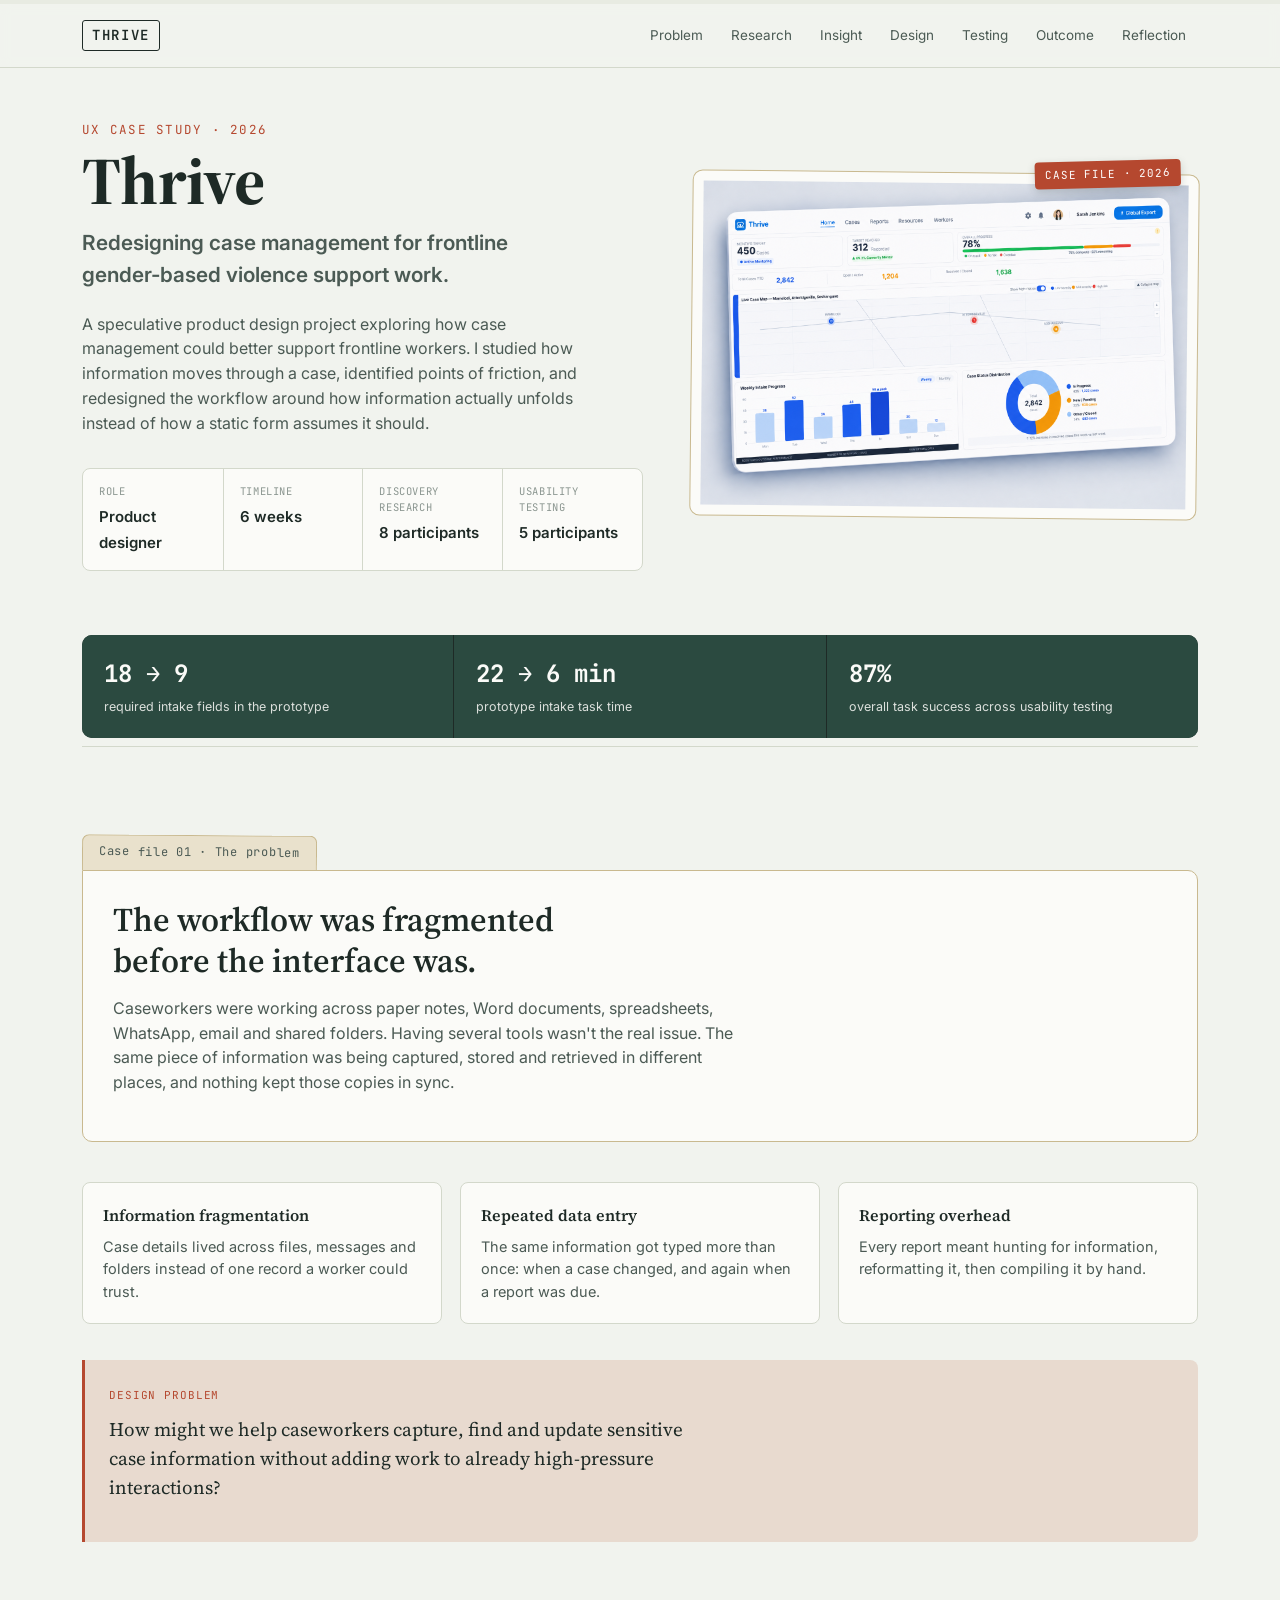
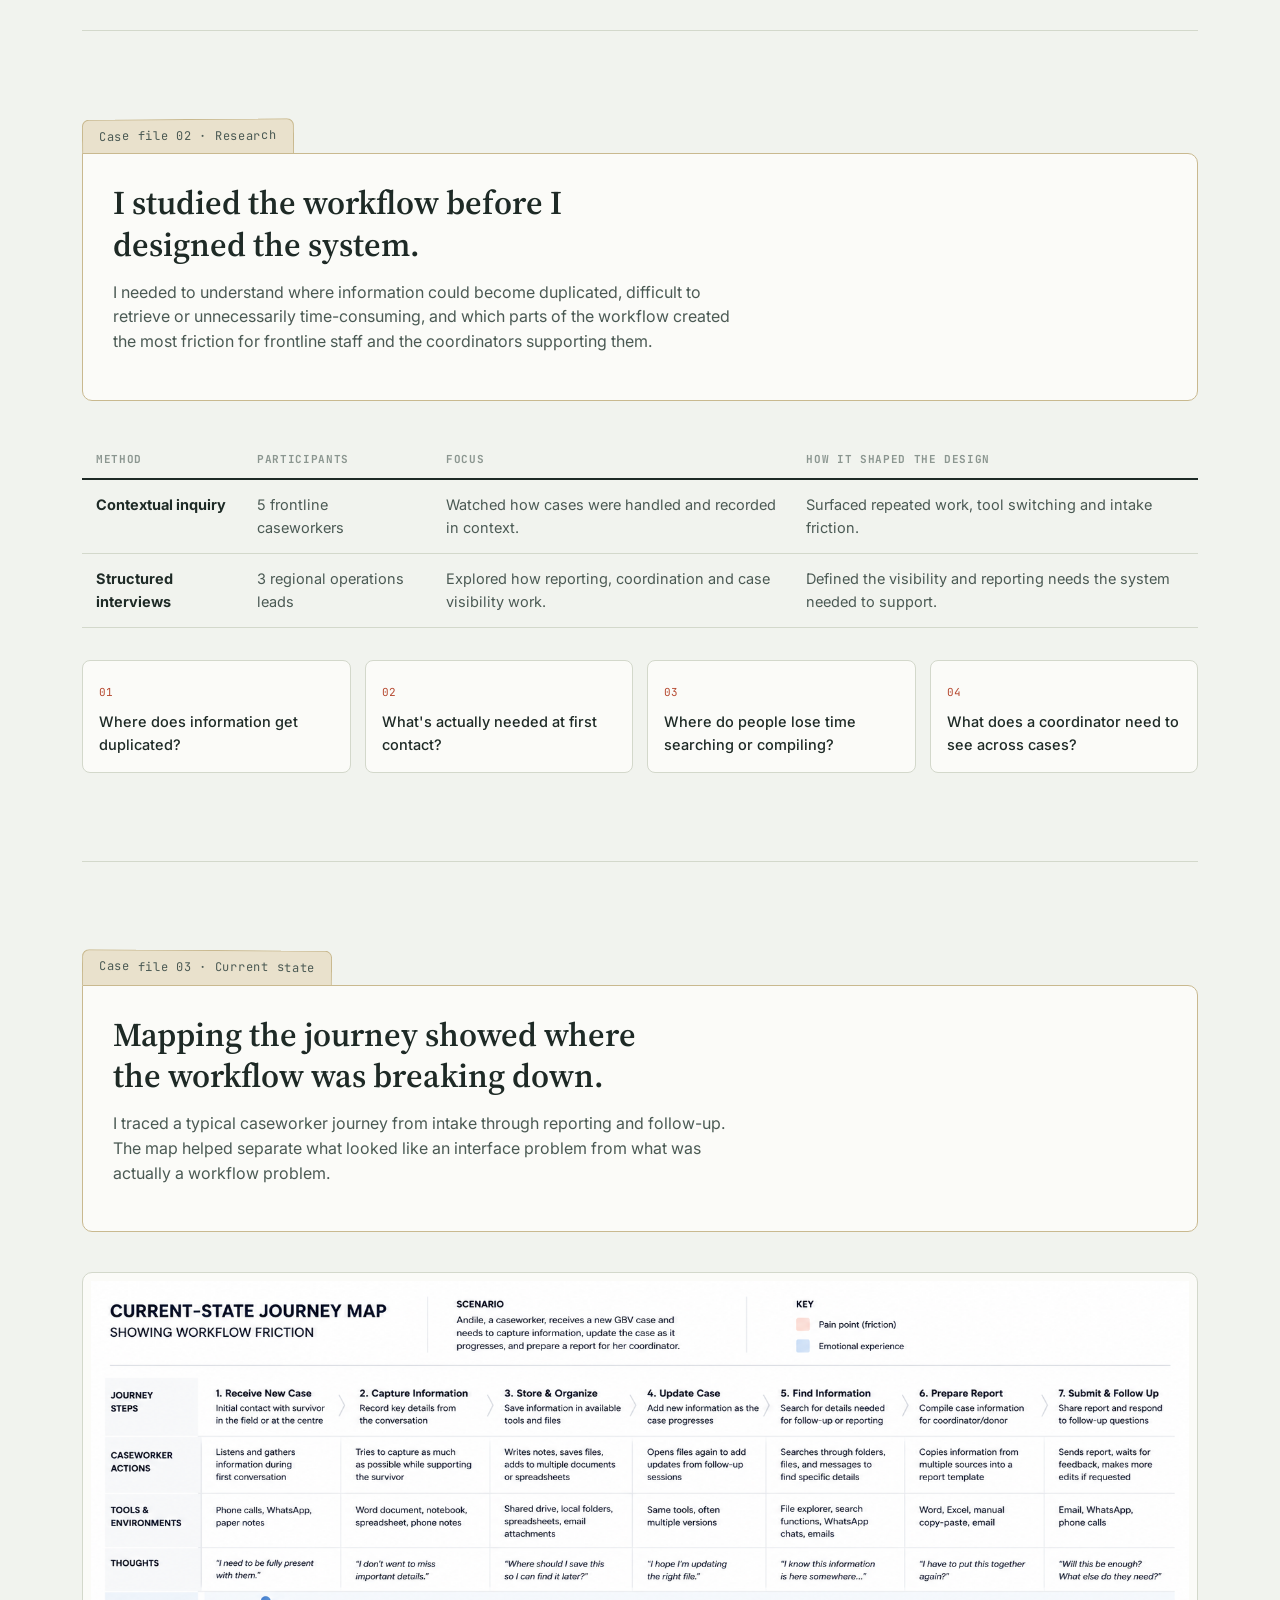
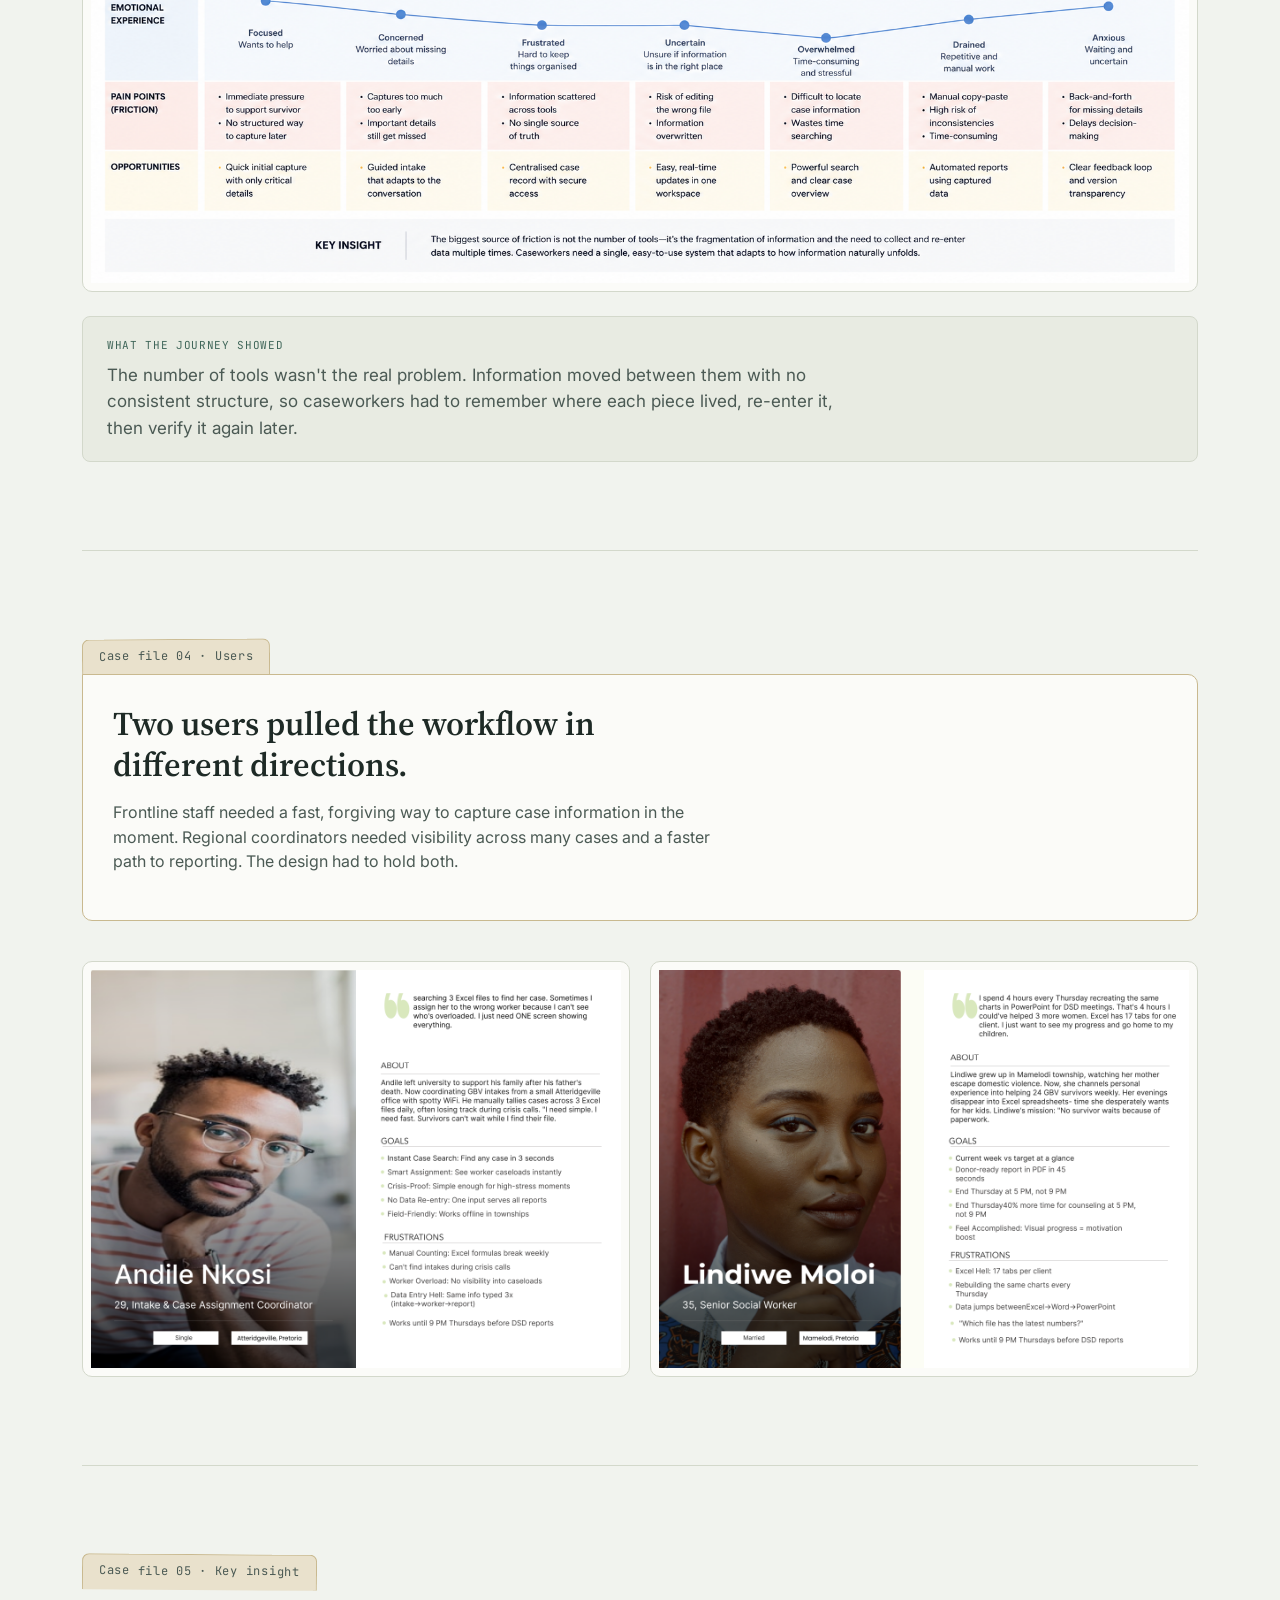
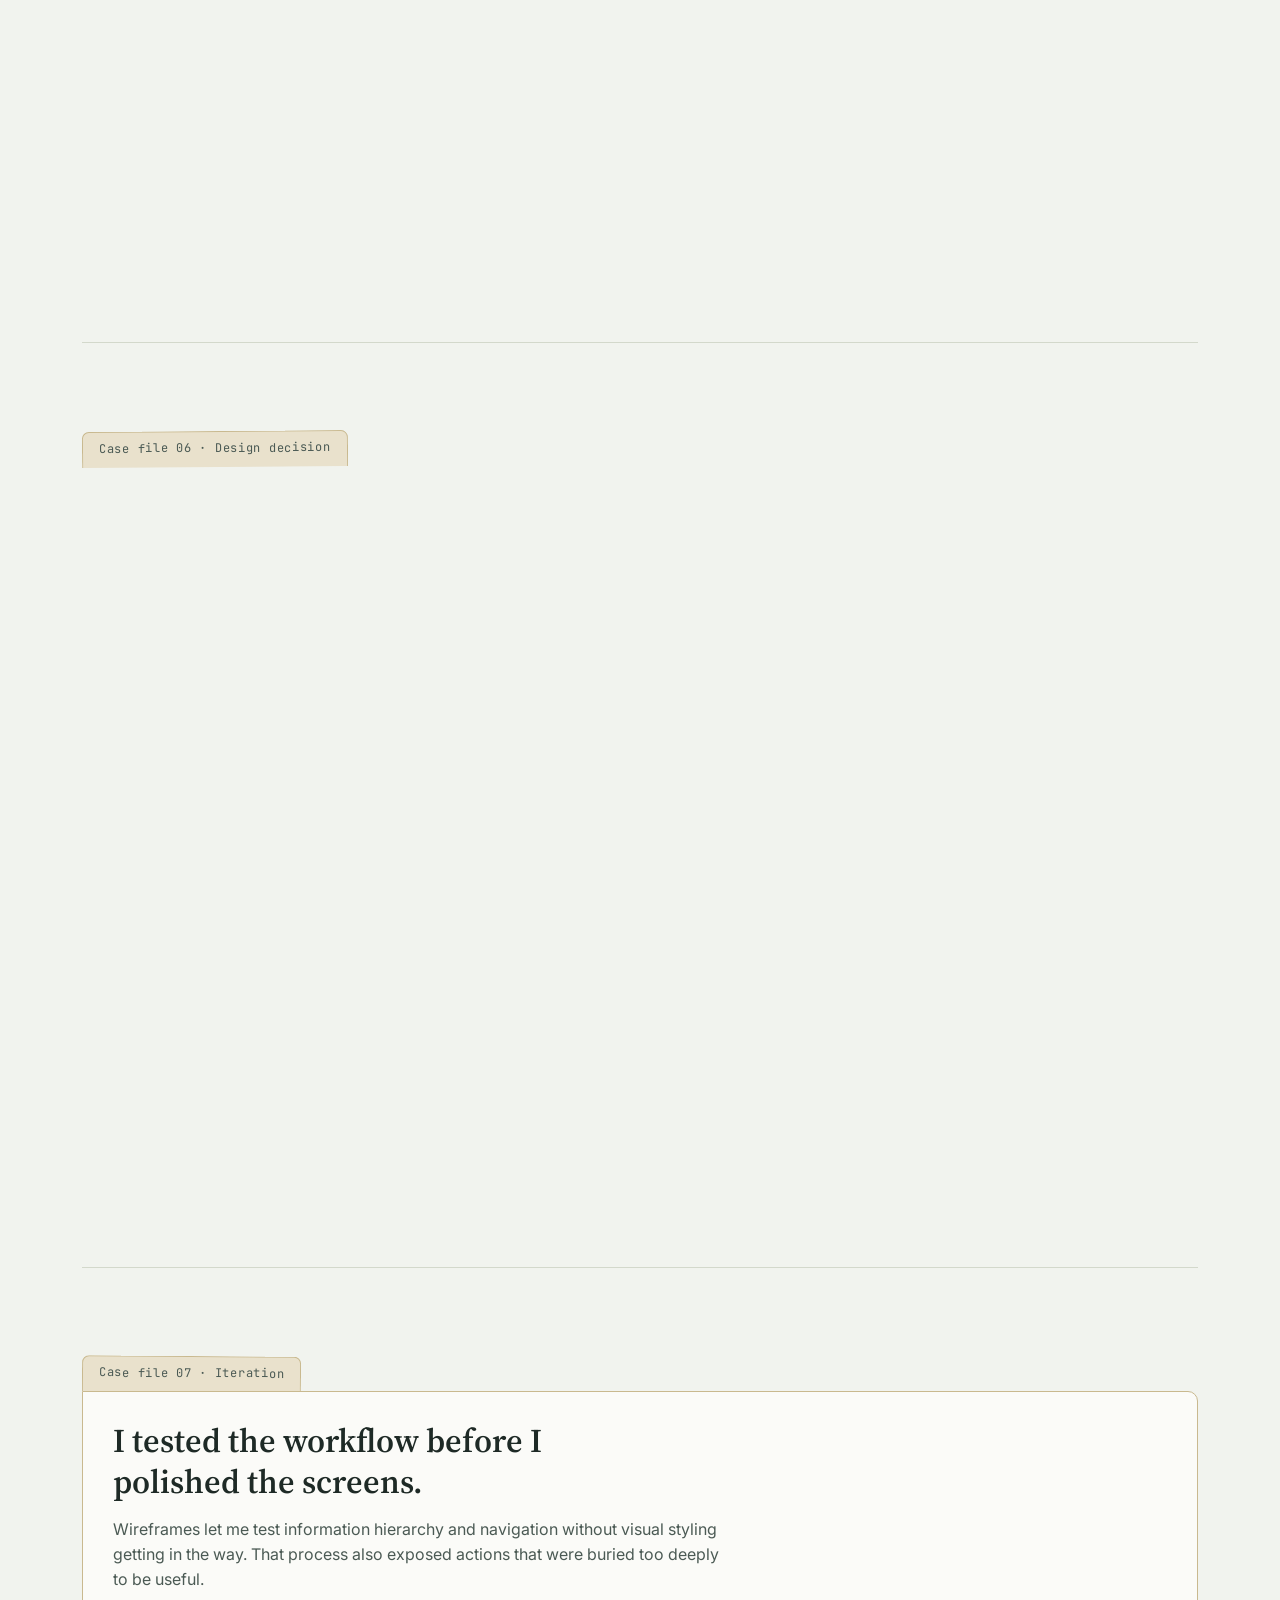
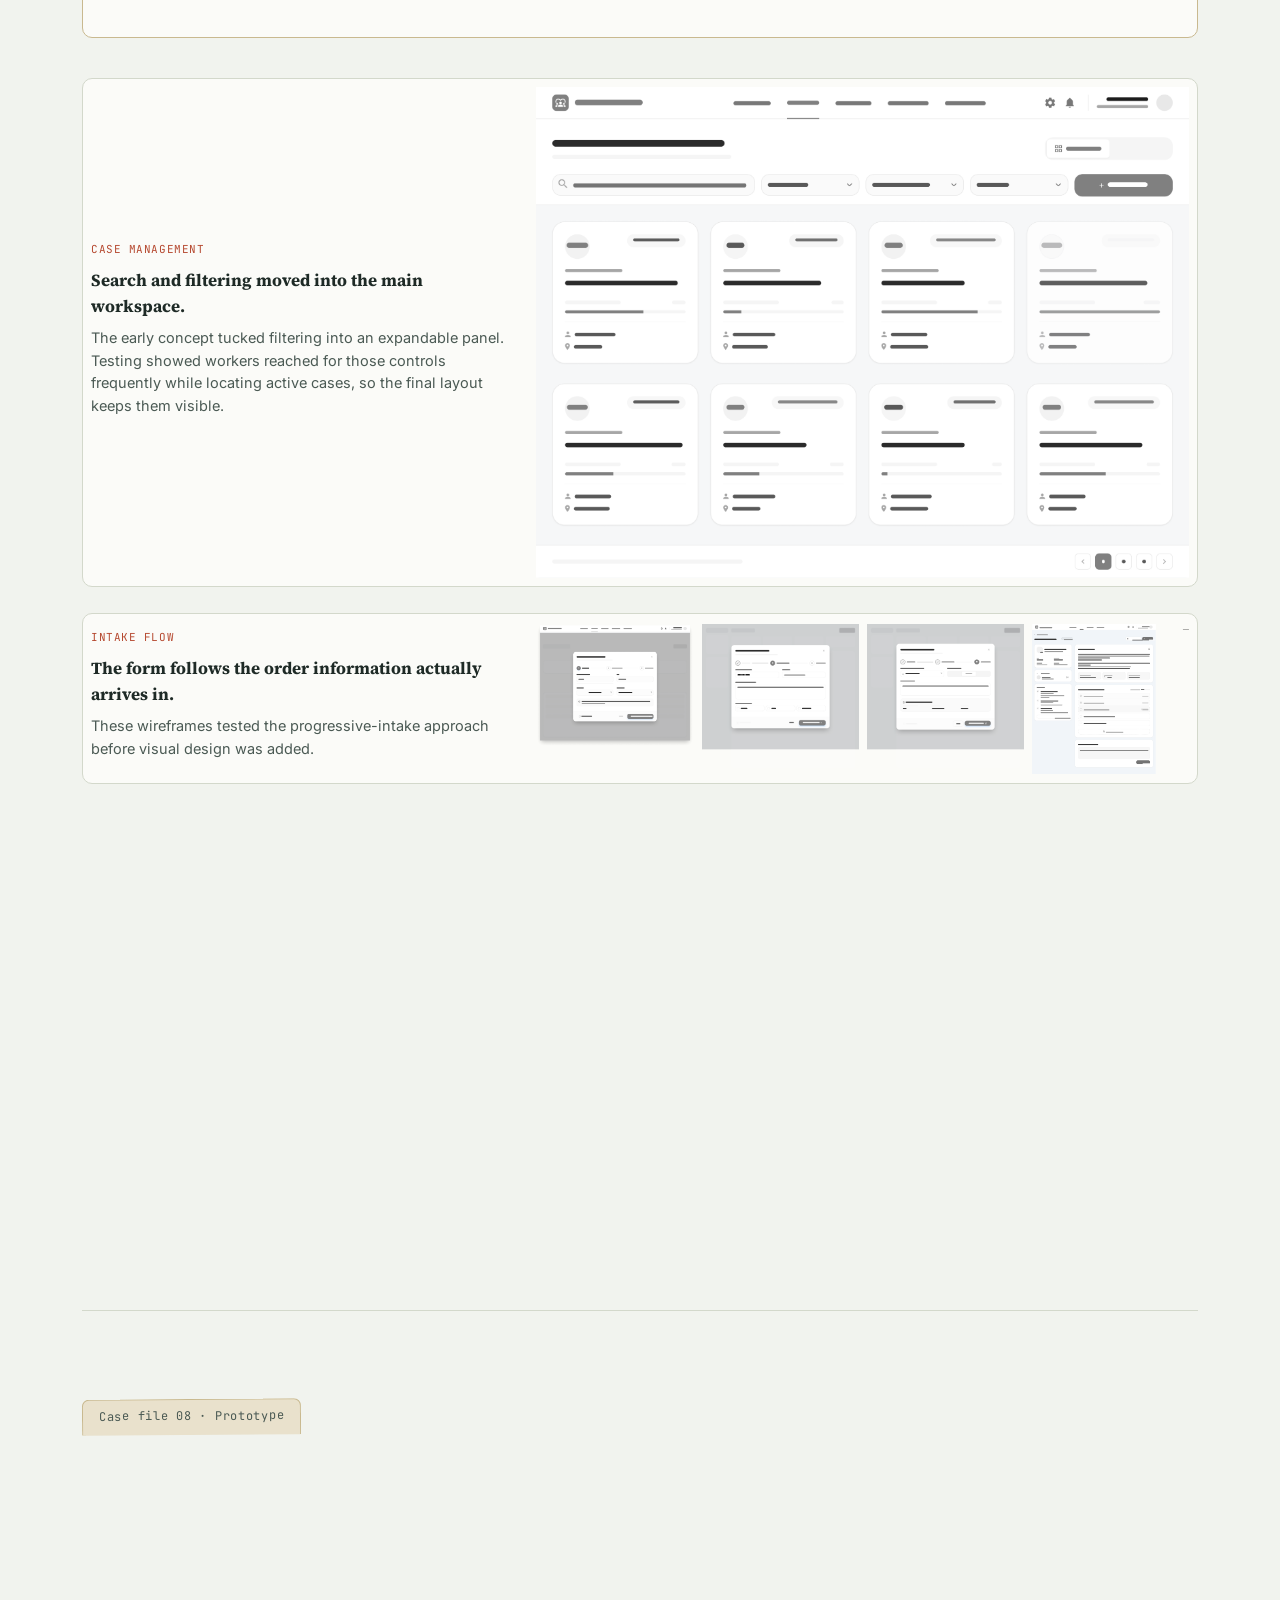
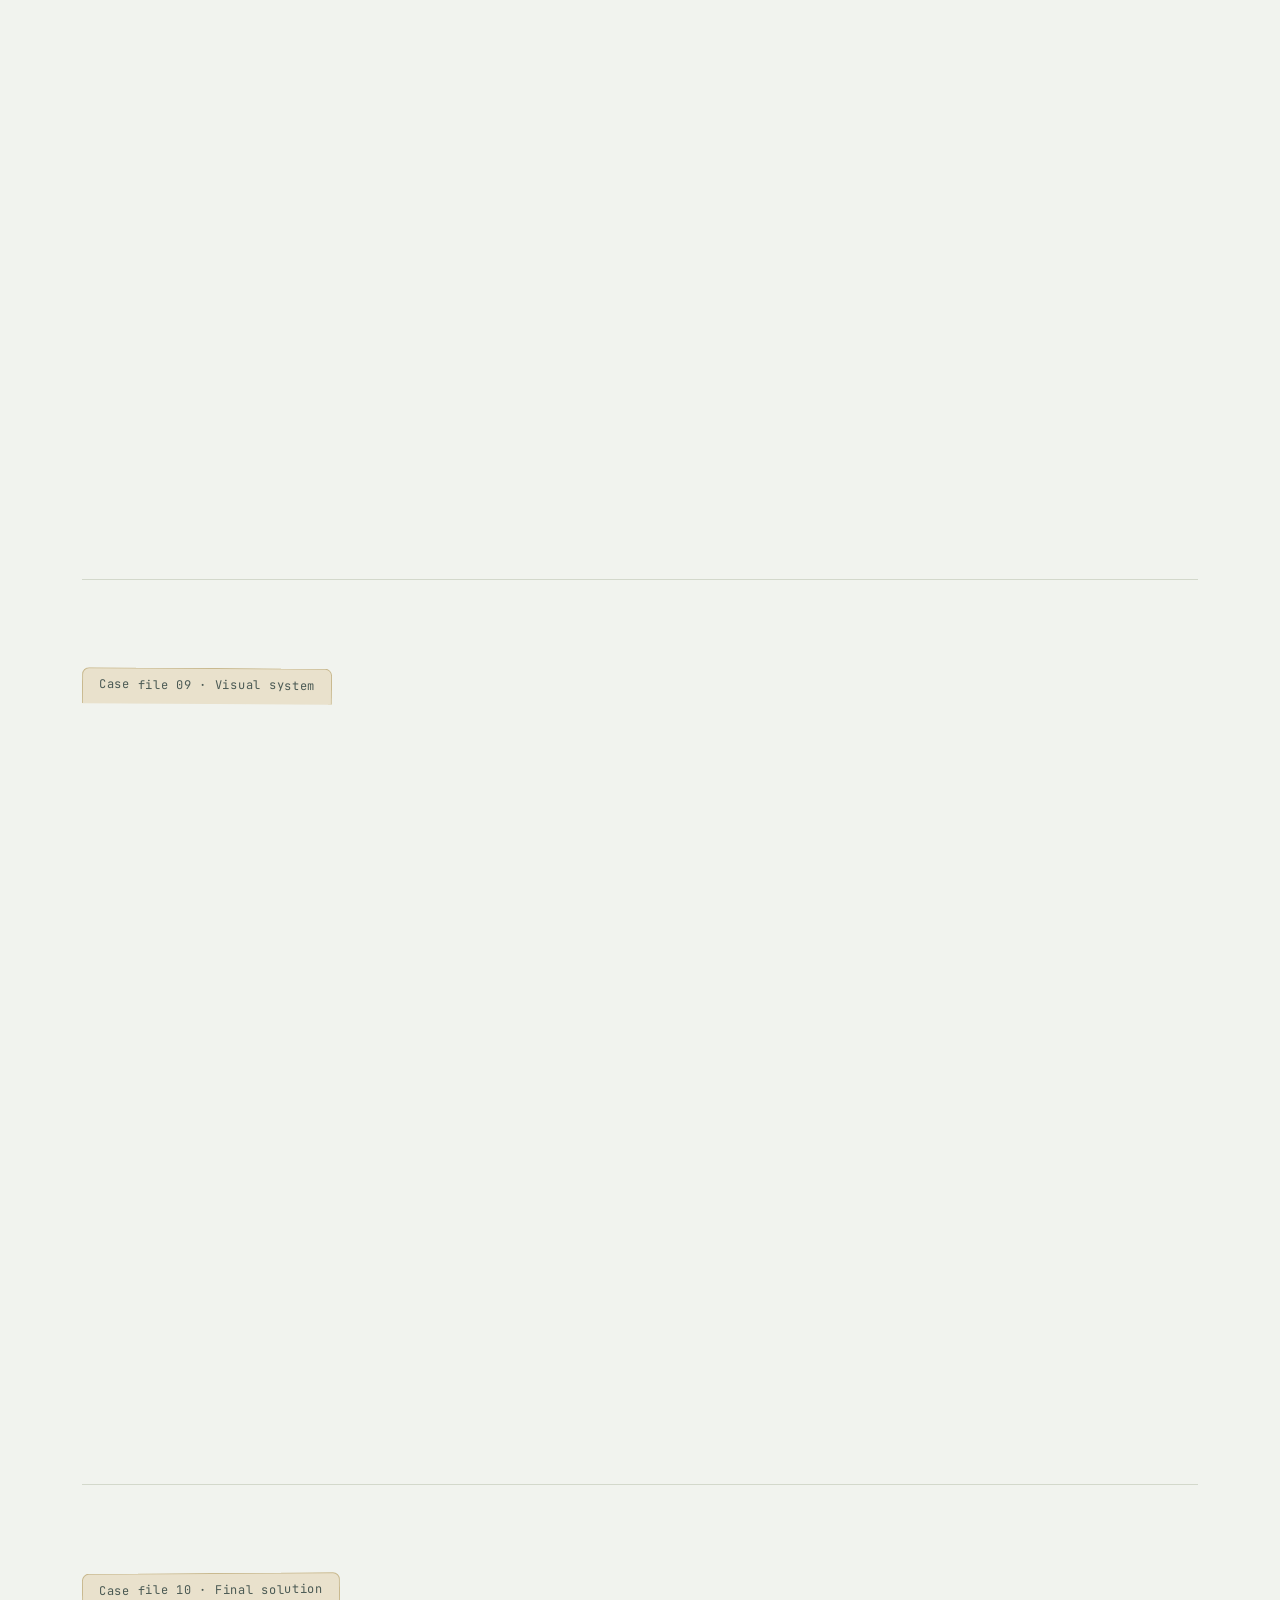
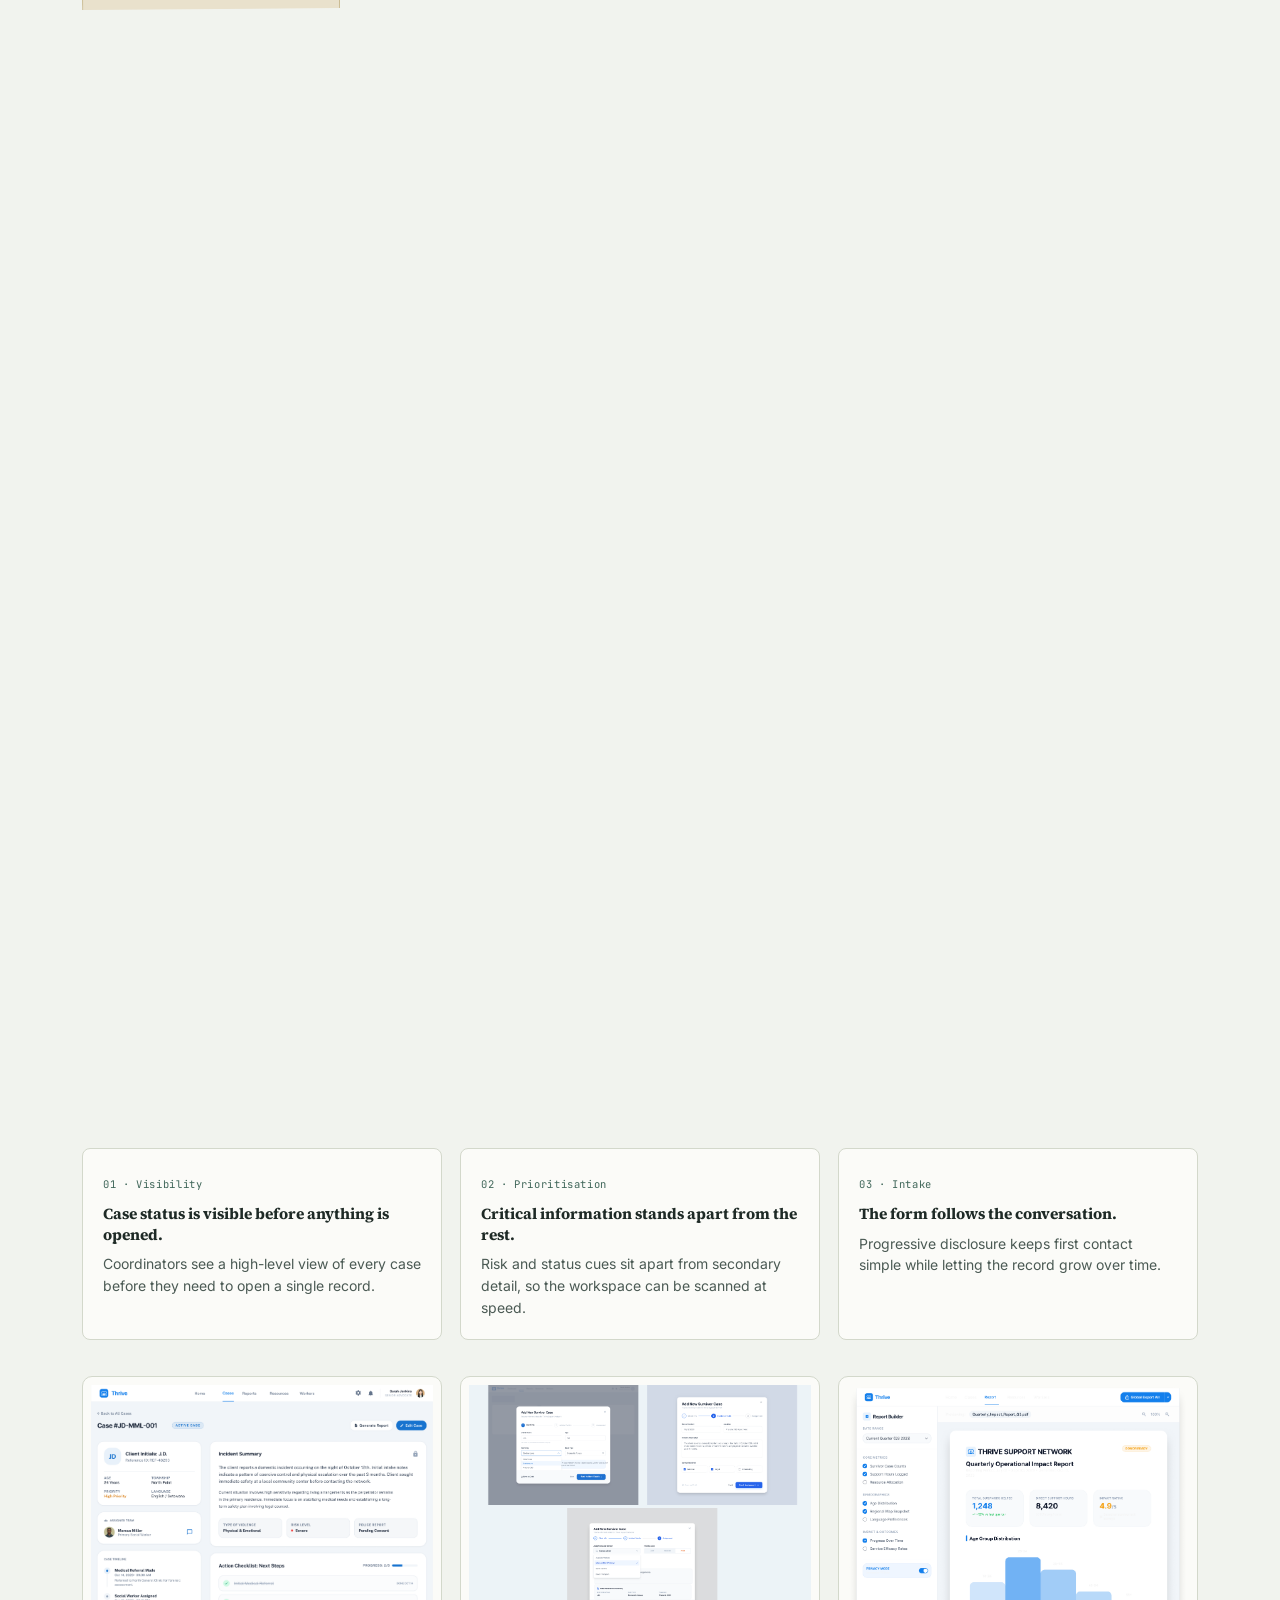
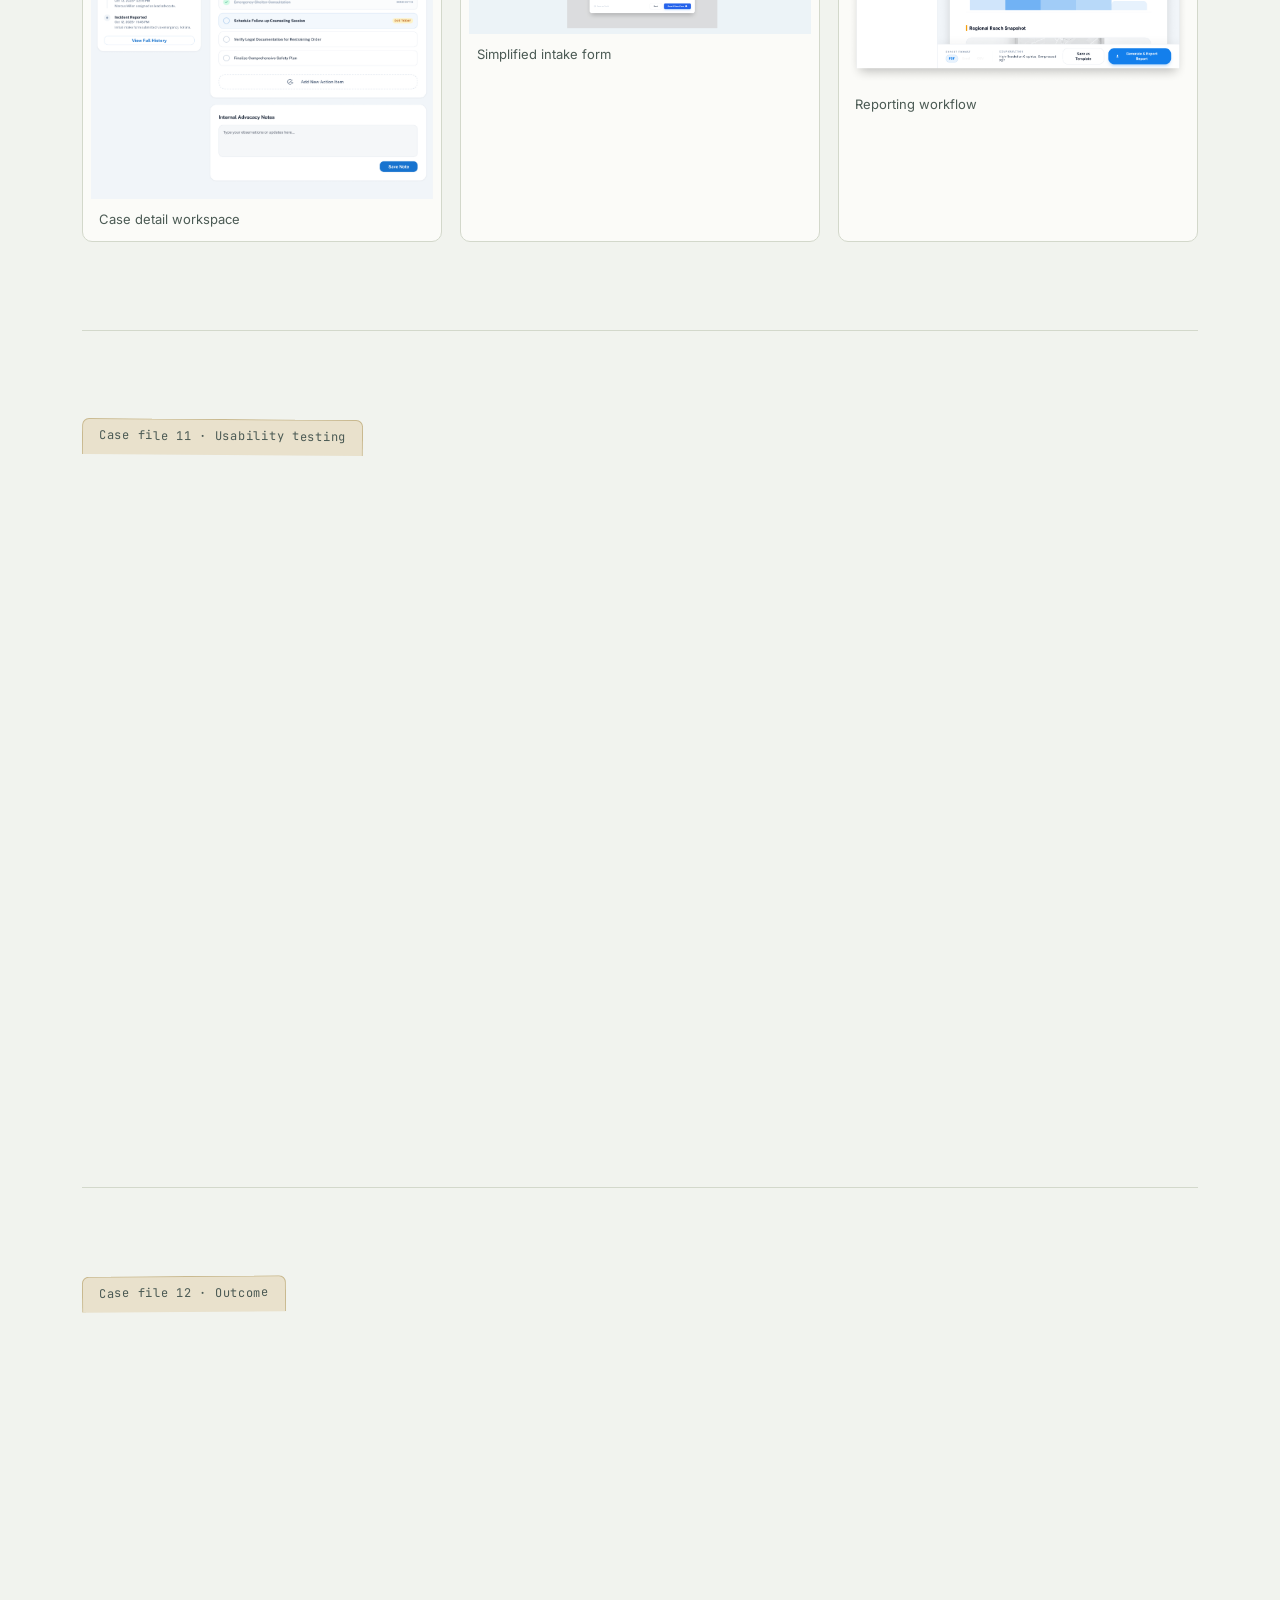
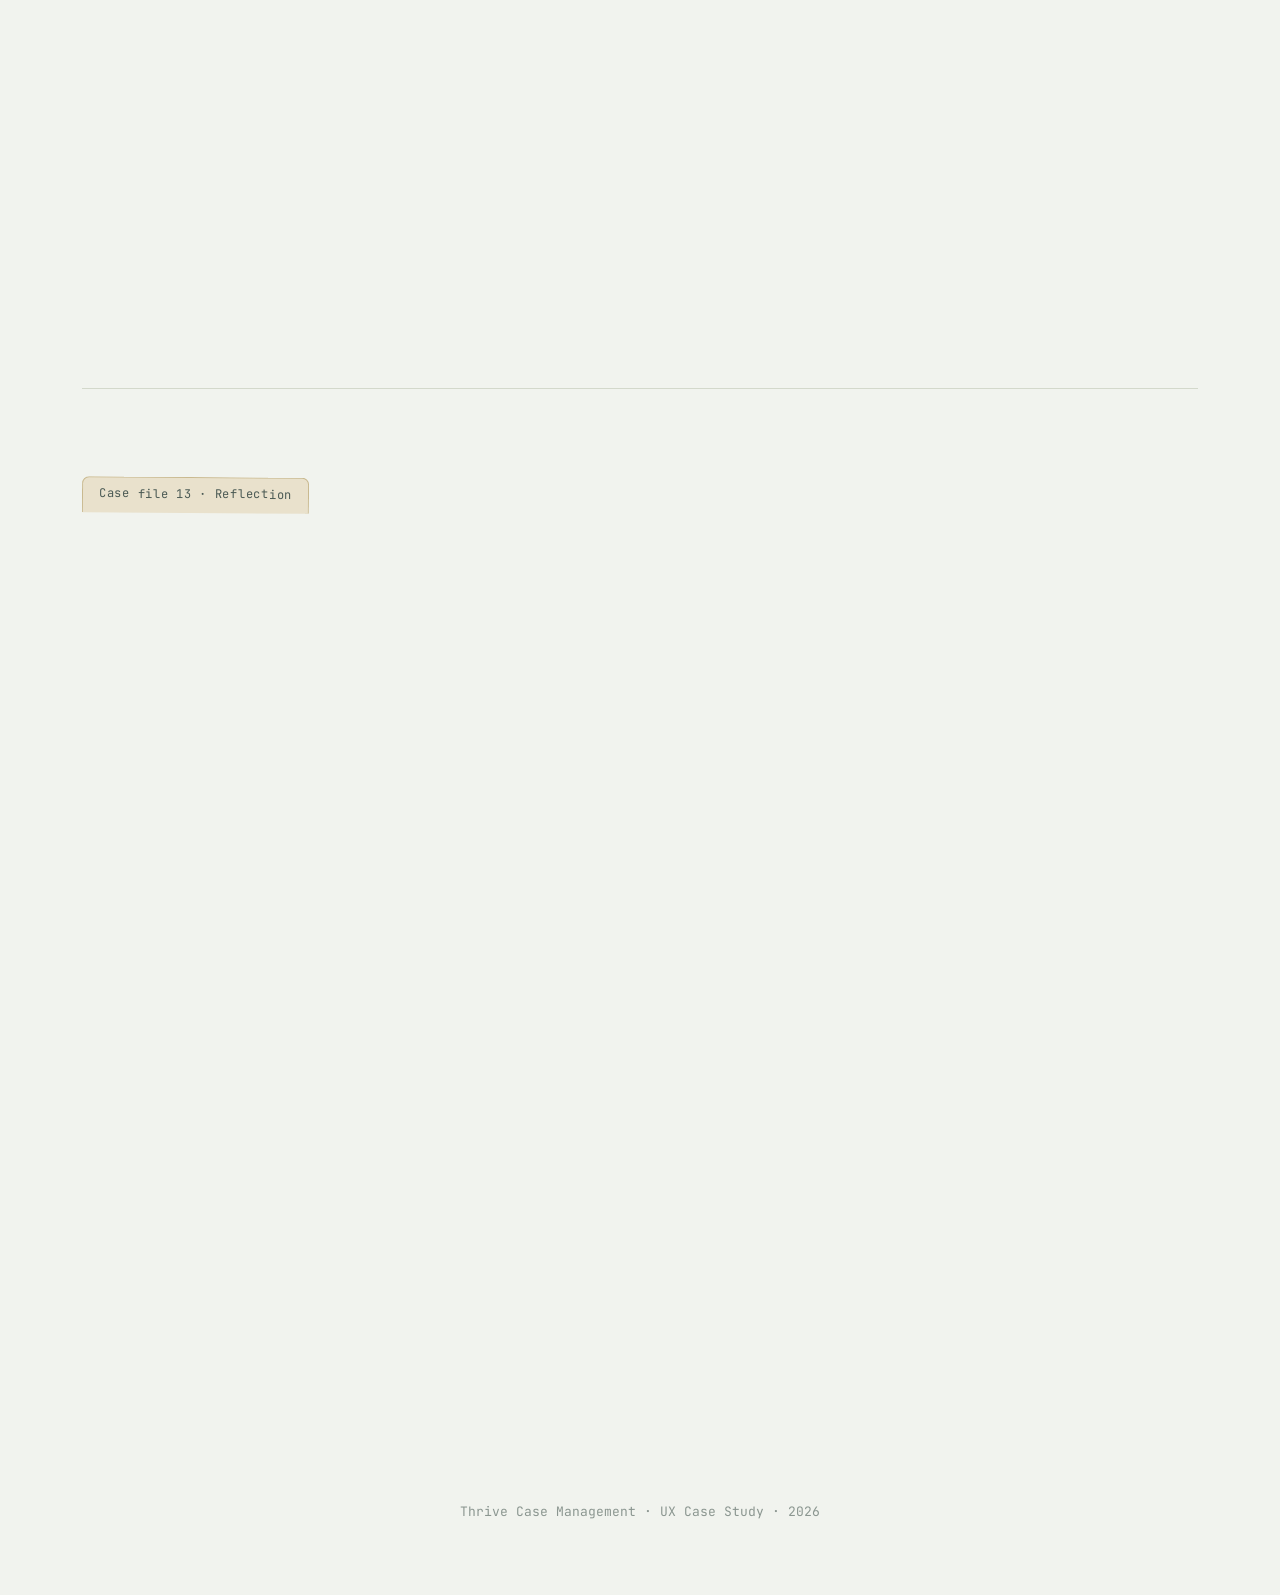
<file: Thrive.html>
<!doctype html>
<html lang="en">
<head>
  <meta charset="utf-8">

  <!-- Core responsive metadata -->
  <meta name="viewport" content="width=device-width, initial-scale=1">

  <!-- SEO -->
  <title>Thrive UX Case Study | Case Management for Frontline Support Work</title>

  <meta
    name="description"
    content="Thrive is a speculative UX case study exploring how case management could be redesigned for frontline gender-based violence support work through workflow research, progressive intake, prototyping and usability testing."
  >

  <meta
    name="keywords"
    content="UX case study, UX design, product design, UX research, case management, usability testing, service design, interaction design, gender-based violence support, Neo Magadani"
  >

  <meta name="author" content="Neo Magadani">
  <meta name="robots" content="index, follow">
  <meta name="theme-color" content="#111111">

  <!-- Canonical URL -->
  <link
    rel="canonical"
    href="https://neomagadani.co.za/thrive-case-study.html"
  >

  <!-- Favicon -->
  <link
    rel="icon"
    href="./favicon.ico"
    sizes="any"
  >

  <link
    rel="icon"
    type="image/png"
    href="./assets/img/favicon.png"
  >

  <link
    rel="apple-touch-icon"
    href="./assets/img/favicon.png"
  >

  <!-- Open Graph / LinkedIn / Facebook -->
  <meta property="og:type" content="article">

  <meta
    property="og:title"
    content="Thrive UX Case Study | Neo Magadani"
  >

  <meta
    property="og:description"
    content="A speculative UX case study exploring how frontline case management could be redesigned around the way information actually unfolds during support work."
  >

  <meta
    property="og:url"
    content="https://neomagadani.co.za/thrive-case-study.html"
  >

  <meta
    property="og:site_name"
    content="Neo Magadani — UX / Product Design"
  >

  <meta
    property="og:image"
    content="https://neomagadani.co.za/assets/img/AFTER%20DESKTOP.png"
  >

  <meta
    property="og:image:alt"
    content="Thrive case management interface"
  >

  <meta
    property="og:locale"
    content="en_ZA"
  >

  <!-- Twitter / X -->
  <meta
    name="twitter:card"
    content="summary_large_image"
  >

  <meta
    name="twitter:title"
    content="Thrive UX Case Study | Neo Magadani"
  >

  <meta
    name="twitter:description"
    content="A speculative UX case study exploring case management, workflow redesign, progressive intake and usability testing."
  >

  <meta
    name="twitter:image"
    content="https://neomagadani.co.za/assets/img/AFTER%20DESKTOP.png"
  >

  <meta
    name="twitter:image:alt"
    content="Thrive case management interface"
  >

  <!-- Styles -->
  <link rel="stylesheet" href="./styles.css">

</head>

<body>

  <!-- Reading progress -->
  <div class="progress" aria-hidden="true">
    <span id="progressBar"></span>
  </div>


  <!-- =========================
       SITE HEADER
  ========================== -->

  <header class="site-header">
    <div class="header-inner">

      <a
        class="wordmark"
        href="#top"
        aria-label="Back to top of Thrive case study"
      >
        THRIVE
      </a>

      <nav aria-label="Case study navigation">

        <a href="#problem">Problem</a>

        <a href="#research">Research</a>

        <a href="#insight">Insight</a>

        <a href="#design">Design</a>

        <a href="#testing">Testing</a>

        <a href="#outcome">Outcome</a>

        <a href="#reflection">Reflection</a>

      </nav>

    </div>
  </header>


  <main id="top">


    <!-- =========================
         HERO
    ========================== -->

    <section class="hero">

      <div class="hero-copy">

        <p class="eyebrow">
          UX case study · 2026
        </p>

        <h1>
          Thrive
        </h1>

        <h2>
          Redesigning case management for frontline gender-based violence support work.
        </h2>

        <p class="hero-intro">
          A speculative product design project exploring how case management could better support
          frontline workers. I studied how information moves through a case, identified points of
          friction, and redesigned the workflow around how information actually unfolds instead of
          how a static form assumes it should.
        </p>


        <div class="meta-grid">

          <div>
            <span>Role</span>
            <strong>Product designer</strong>
          </div>

          <div>
            <span>Timeline</span>
            <strong>6 weeks</strong>
          </div>

          <div>
            <span>Discovery research</span>
            <strong>8 participants</strong>
          </div>

          <div>
            <span>Usability testing</span>
            <strong>5 participants</strong>
          </div>

        </div>

      </div>


      <figure class="hero-image">

        <img
          src="./assets/img/AFTER DESKTOP.png"
          alt="Thrive case management workspace showing the redesigned desktop interface"
          loading="eager"
        >

      </figure>

    </section>


    <!-- =========================
         SNAPSHOT
    ========================== -->

    <div
      class="snapshot reveal"
      aria-label="Prototype testing summary"
    >

      <div>
        <strong>18 → 9</strong>
        <span>
          required intake fields in the prototype
        </span>
      </div>

      <div>
        <strong>22 → 6 min</strong>
        <span>
          prototype intake task time
        </span>
      </div>

      <div>
        <strong>87%</strong>
        <span>
          overall task success across usability testing
        </span>
      </div>

    </div>


    <!-- =========================
         CASE FILE 01
         PROBLEM
    ========================== -->

    <section
      class="section"
      id="problem"
    >

      <div class="section-kicker">
        Case file 01 · The problem
      </div>


      <div class="section-heading reveal">

        <h2>
          The workflow was fragmented before the interface was.
        </h2>

        <p>
          Caseworkers were working across paper notes, Word documents, spreadsheets, WhatsApp,
          email and shared folders. Having several tools wasn't the real issue. The same piece of
          information was being captured, stored and retrieved in different places, and nothing kept
          those copies in sync.
        </p>

      </div>


      <div class="problem-grid reveal">

        <article>

          <h3>
            Information fragmentation
          </h3>

          <p>
            Case details lived across files, messages and folders instead of one record a worker
            could trust.
          </p>

        </article>


        <article>

          <h3>
            Repeated data entry
          </h3>

          <p>
            The same information got typed more than once: when a case changed, and again when a
            report was due.
          </p>

        </article>


        <article>

          <h3>
            Reporting overhead
          </h3>

          <p>
            Every report meant hunting for information, reformatting it, then compiling it by hand.
          </p>

        </article>

      </div>


      <div class="problem-statement reveal">

        <span>
          Design problem
        </span>

        <p>
          How might we help caseworkers capture, find and update sensitive case information without
          adding work to already high-pressure interactions?
        </p>

      </div>

    </section>


    <!-- =========================
         CASE FILE 02
         RESEARCH
    ========================== -->

    <section
      class="section"
      id="research"
    >

      <div class="section-kicker">
        Case file 02 · Research
      </div>


      <div class="section-heading reveal">

        <h2>
          I studied the workflow before I designed the system.
        </h2>

        <p>
          I needed to understand where information could become duplicated, difficult to retrieve
          or unnecessarily time-consuming, and which parts of the workflow created the most friction
          for frontline staff and the coordinators supporting them.
        </p>

      </div>


      <div class="research-table-wrap reveal">

        <table class="research-table">

          <thead>

            <tr>

              <th scope="col">
                Method
              </th>

              <th scope="col">
                Participants
              </th>

              <th scope="col">
                Focus
              </th>

              <th scope="col">
                How it shaped the design
              </th>

            </tr>

          </thead>


          <tbody>

            <tr>

              <td>
                <strong>
                  Contextual inquiry
                </strong>
              </td>

              <td>
                5 frontline caseworkers
              </td>

              <td>
                Watched how cases were handled and recorded in context.
              </td>

              <td>
                Surfaced repeated work, tool switching and intake friction.
              </td>

            </tr>


            <tr>

              <td>
                <strong>
                  Structured interviews
                </strong>
              </td>

              <td>
                3 regional operations leads
              </td>

              <td>
                Explored how reporting, coordination and case visibility work.
              </td>

              <td>
                Defined the visibility and reporting needs the system needed to support.
              </td>

            </tr>

          </tbody>

        </table>

      </div>


      <div class="research-questions reveal">

        <div>

          <span>01</span>

          <p>
            Where does information get duplicated?
          </p>

        </div>


        <div>

          <span>02</span>

          <p>
            What's actually needed at first contact?
          </p>

        </div>


        <div>

          <span>03</span>

          <p>
            Where do people lose time searching or compiling?
          </p>

        </div>


        <div>

          <span>04</span>

          <p>
            What does a coordinator need to see across cases?
          </p>

        </div>

      </div>

    </section>


    <!-- =========================
         CASE FILE 03
         CURRENT STATE
    ========================== -->

    <section class="section">

      <div class="section-kicker">
        Case file 03 · Current state
      </div>


      <div class="section-heading reveal">

        <h2>
          Mapping the journey showed where the workflow was breaking down.
        </h2>

        <p>
          I traced a typical caseworker journey from intake through reporting and follow-up.
          The map helped separate what looked like an interface problem from what was actually
          a workflow problem.
        </p>

      </div>


      <figure class="large-visual bordered reveal">

        <img
          src="./assets/img/current state journey.png"
          alt="Current-state journey map showing how case information moves through the existing workflow"
          loading="lazy"
        >

      </figure>


      <div class="journey-insight reveal">

        <div class="journey-insight-label">
          What the journey showed
        </div>

        <p>
          The number of tools wasn't the real problem. Information moved between them with no
          consistent structure, so caseworkers had to remember where each piece lived, re-enter it,
          then verify it again later.
        </p>

      </div>

    </section>


    <!-- =========================
         CASE FILE 04
         USERS
    ========================== -->

    <section class="section">

      <div class="section-kicker">
        Case file 04 · Users
      </div>


      <div class="section-heading reveal">

        <h2>
          Two users pulled the workflow in different directions.
        </h2>

        <p>
          Frontline staff needed a fast, forgiving way to capture case information in the moment.
          Regional coordinators needed visibility across many cases and a faster path to reporting.
          The design had to hold both.
        </p>

      </div>


      <div class="persona-grid reveal">

        <figure class="bordered">

          <img
            src="./assets/img/Andile Nkosi.png"
            alt="User persona Andile Nkosi"
            loading="lazy"
          >

        </figure>


        <figure class="bordered">

          <img
            src="./assets/img/Lindile moloi.png"
            alt="User persona Lindile Moloi"
            loading="lazy"
          >

        </figure>

      </div>

    </section>


    <!-- =========================
         CASE FILE 05
         INSIGHT
    ========================== -->

    <section
      class="section"
      id="insight"
    >

      <div class="section-kicker">
        Case file 05 · Key insight
      </div>


      <div class="insight-block reveal">

        <p class="insight-lead">
          Capture information when it becomes available, not all at once.
        </p>

        <p>
          That became the design's central rule. Instead of digitising the existing paperwork,
          I rebuilt the workflow around how information actually unfolds during casework:
          in pieces, over multiple conversations, not in a single sitting.
        </p>

      </div>

    </section>


    <!-- =========================
         CASE FILE 06
         DESIGN DECISION
    ========================== -->

    <section
      class="section"
      id="design"
    >

      <div class="section-kicker">
        Case file 06 · Design decision
      </div>


      <div class="section-heading reveal">

        <h2>
          The intake form changed the direction of the whole product.
        </h2>

        <p>
          My first high-fidelity version had 18 fields, asking for demographic, geographic,
          historical and legal information upfront. Testing made the flaw obvious: that much
          information usually isn't available on day one, so the form was asking for things a
          worker couldn't yet provide.
        </p>

      </div>


      <div class="before-after reveal">

        <article class="ba-panel">

          <span>
            Initial design
          </span>

          <h3>
            18 fields upfront
          </h3>

          <p>
            Full case information was required during the first interaction.
          </p>

          <strong>
            22 min
          </strong>

          <small>
            Prototype task time
          </small>

        </article>


        <div
          class="ba-arrow"
          aria-hidden="true"
        >
          →
        </div>


        <article class="ba-panel revised">

          <span>
            Revised design
          </span>

          <h3>
            9 critical fields
          </h3>

          <p>
            Safety and basic identification first. Everything else follows once it's known.
          </p>

          <strong>
            6 min
          </strong>

          <small>
            Prototype task time
          </small>

        </article>

      </div>


      <div class="decision-copy reveal">

        <h3>
          Progressive disclosure
        </h3>

        <p>
          The revised flow keeps first contact focused while letting the case record grow as the
          relationship develops. It cuts the initial burden without dropping information the
          workflow may need later.
        </p>

      </div>

    </section>


    <!-- =========================
         CASE FILE 07
         ITERATION
    ========================== -->

    <section class="section">

      <div class="section-kicker">
        Case file 07 · Iteration
      </div>


      <div class="section-heading reveal">

        <h2>
          I tested the workflow before I polished the screens.
        </h2>

        <p>
          Wireframes let me test information hierarchy and navigation without visual styling
          getting in the way. That process also exposed actions that were buried too deeply
          to be useful.
        </p>

      </div>


      <!-- Case management wireframes -->

      <div class="wireframe-block bordered reveal">

        <div class="wireframe-copy">

          <span>
            Case management
          </span>

          <h3>
            Search and filtering moved into the main workspace.
          </h3>

          <p>
            The early concept tucked filtering into an expandable panel. Testing showed workers
            reached for those controls frequently while locating active cases, so the final layout
            keeps them visible.
          </p>

        </div>


        <img
          src="./assets/img/cases wireframe.png"
          alt="Thrive case management wireframe showing search and filtering"
          loading="lazy"
        >

      </div>


      <!-- Intake wireframes -->

      <div class="wireframe-block bordered reveal">

        <div class="wireframe-copy">

          <span>
            Intake flow
          </span>

          <h3>
            The form follows the order information actually arrives in.
          </h3>

          <p>
            These wireframes tested the progressive-intake approach before visual design was added.
          </p>

        </div>


        <div class="wireframe-row">

          <img
            src="./assets/img/form 1 wireframe.png"
            alt="Thrive intake form wireframe step one"
            loading="lazy"
          >

          <img
            src="./assets/img/form 2 wireframe.png"
            alt="Thrive intake form wireframe step two"
            loading="lazy"
          >

          <img
            src="./assets/img/form 3 wireframe.png"
            alt="Thrive intake form wireframe step three"
            loading="lazy"
          >

          <img
            src="./assets/img/View case and edit wireframe.png"
            alt="Thrive case view and edit wireframe"
            loading="lazy"
          >

        </div>

      </div>


      <!-- User flows -->

      <div class="section-heading reveal">

        <h3>
          Mapping the critical user flows
        </h3>

        <p>
          I mapped the key user flows to understand how caseworkers would move through the system
          to complete their most important tasks. These flows helped identify unnecessary steps,
          clarify the relationship between screens, and make sure the proposed workflow supported
          the way case information is captured and updated.
        </p>

      </div>


      <div class="flow-grid reveal">

        <figure class="flow-item bordered">

          <img
            src="./assets/img/userflow add case.png"
            alt="User flow for adding a new case in Thrive"
            loading="lazy"
          >

          <figcaption>
            Add case task flow
          </figcaption>

        </figure>


        <figure class="flow-item bordered">

          <img
            src="./assets/img/REPORT EXPORT.png"
            alt="User flow for exporting a report in Thrive"
            loading="lazy"
          >

          <figcaption>
            Report export task flow
          </figcaption>

        </figure>

      </div>

    </section>


    <!-- =========================
         CASE FILE 08
         PROTOTYPE
    ========================== -->

    <section class="section">

      <div class="section-kicker">
        Case file 08 · Prototype
      </div>


      <div class="section-heading reveal">

        <h2>
          I tested the path between screens, not just the screens.
        </h2>

        <p>
          I built an interactive prototype with realistic content and components, covering three
          core tasks: creating a case, updating its status and moving it toward a report export.
        </p>

      </div>


      <div class="video-wrap bordered reveal">

        <video
          controls
          playsinline
          preload="metadata"
          width="100%"
          aria-label="Thrive interactive prototype walkthrough"
        >

          <source
            src="./assets/img/Prototype video.mp4"
            type="video/mp4"
          >

          Your browser does not support the video tag.

        </video>

      </div>

    </section>


    <!-- =========================
         CASE FILE 09
         VISUAL SYSTEM
    ========================== -->

    <section class="section">

      <div class="section-kicker">
        Case file 09 · Visual system
      </div>


      <div class="section-heading reveal">

        <h2>
          Visual clarity matters more under pressure.
        </h2>

        <p>
          The visual system favours legibility, predictable grouping and clear status cues.
          Status is never carried by colour alone; a label or icon backs up every colour cue.
        </p>

      </div>


      <figure class="large-visual bordered reveal">

        <img
          src="./assets/img/design systems.png"
          alt="Thrive design system showing interface components, typography and visual styles"
          loading="lazy"
        >

      </figure>

    </section>


    <!-- =========================
         CASE FILE 10
         FINAL SOLUTION
    ========================== -->

    <section
      class="section"
      id="outcome-visual"
    >

      <div class="section-kicker">
        Case file 10 · Final solution
      </div>


      <div class="section-heading reveal">

        <h2>
          The final interface pulls the whole workflow into one place.
        </h2>

        <p>
          The design connects case visibility, intake, case detail and reporting around the
          decisions made through research and testing.
        </p>

      </div>


      <figure class="large-visual bordered reveal">

        <img
          src="./assets/img/cases dashboard.png"
          alt="Thrive case management dashboard showing a unified view of active cases"
          loading="lazy"
        >

        <figcaption>
          Main dashboard · unified case view
        </figcaption>

      </figure>


      <div class="ui-rationale reveal">

        <article>

          <span>
            01 · Visibility
          </span>

          <h3>
            Case status is visible before anything is opened.
          </h3>

          <p>
            Coordinators see a high-level view of every case before they need to open a single record.
          </p>

        </article>


        <article>

          <span>
            02 · Prioritisation
          </span>

          <h3>
            Critical information stands apart from the rest.
          </h3>

          <p>
            Risk and status cues sit apart from secondary detail, so the workspace can be scanned
            at speed.
          </p>

        </article>


        <article>

          <span>
            03 · Intake
          </span>

          <h3>
            The form follows the conversation.
          </h3>

          <p>
            Progressive disclosure keeps first contact simple while letting the record grow over time.
          </p>

        </article>

      </div>


      <div class="screen-grid reveal">

        <figure class="bordered">

          <img
            src="./assets/img/View case and edit (3).png"
            alt="Thrive case detail workspace showing case information and editing controls"
            loading="lazy"
          >

          <figcaption>
            Case detail workspace
          </figcaption>

        </figure>


        <figure class="bordered">

          <img
            src="./assets/img/Forms.png"
            alt="Thrive simplified progressive intake form"
            loading="lazy"
          >

          <figcaption>
            Simplified intake form
          </figcaption>

        </figure>


        <figure class="bordered">

          <img
            src="./assets/img/Report (1).png"
            alt="Thrive reporting workflow interface"
            loading="lazy"
          >

          <figcaption>
            Reporting workflow
          </figcaption>

        </figure>

      </div>

    </section>


    <!-- =========================
         CASE FILE 11
         TESTING
    ========================== -->

    <section
      class="section"
      id="testing"
    >

      <div class="section-kicker">
        Case file 11 · Usability testing
      </div>


      <div class="section-heading reveal">

        <h2>
          Testing showed exactly where the workflow still snagged.
        </h2>

        <p>
          Five participants worked through the core case-management tasks in the prototype.
          I focused on task completion and comprehension rather than visual preference.
        </p>

      </div>


      <div class="testing-stat bordered reveal">

        <strong>
          87%
        </strong>

        <span>
          overall task success across the tested workflows
        </span>

      </div>


      <div class="testing-findings reveal">

        <article>

          <span>
            Finding 01 · Navigation
          </span>

          <h3>
            Related information kept getting split up.
          </h3>

          <p>
            Users expected related case information to stay in one place, not spread across tabs.
          </p>

          <strong>
            Change → group related case information into one workspace
          </strong>

        </article>


        <article>

          <span>
            Finding 02 · Intake
          </span>

          <h3>
            The first form asked for too much too soon.
          </h3>

          <p>
            It felt demanding when the required information simply wasn't available yet.
          </p>

          <strong>
            Change → use progressive disclosure
          </strong>

        </article>


        <article>

          <span>
            Finding 03 · Feedback
          </span>

          <h3>
            Confirmation was too quiet.
          </h3>

          <p>
            Users needed clearer confirmation once a repetitive administrative action was complete.
          </p>

          <strong>
            Change → strengthen confirmation and interaction states
          </strong>

        </article>

      </div>

    </section>


    <!-- =========================
         CASE FILE 12
         OUTCOME
    ========================== -->

    <section
      class="section"
      id="outcome"
    >

      <div class="section-kicker">
        Case file 12 · Outcome
      </div>


      <div class="section-heading reveal">

        <h2>
          What changed in the prototype.
        </h2>

        <p>
          The biggest gains came from removing unnecessary decisions and reducing the amount of
          information required at first contact, rather than adding new functionality.
        </p>

      </div>


      <div class="outcome-grid reveal">

        <div>

          <strong>
            18 → 9
          </strong>

          <span>
            initial required intake fields
          </span>

        </div>


        <div>

          <strong>
            22 → 6 min
          </strong>

          <span>
            prototype intake task time
          </span>

        </div>


        <div>

          <strong>
            87%
          </strong>

          <span>
            overall tested task success
          </span>

        </div>

      </div>


      <div class="measurement reveal">

        <h3>
          What I'd measure after launch
        </h3>


        <div class="measurement-grid">

          <p>
            <strong>
              Intake completion time
            </strong>
            <br>
            How long it takes to create a case.
          </p>


          <p>
            <strong>
              Case retrieval time
            </strong>
            <br>
            How quickly a worker can find an existing record.
          </p>


          <p>
            <strong>
              Report preparation time
            </strong>
            <br>
            How much manual work still remains.
          </p>


          <p>
            <strong>
              Task error rate
            </strong>
            <br>
            Where people still stumble or need help.
          </p>

        </div>


        <small>
          These are proposed post-launch measures. Thrive was not deployed in a live production
          environment, so the figures above represent prototype testing rather than production
          impact.
        </small>

      </div>

    </section>


    <!-- =========================
         CASE FILE 13
         REFLECTION
    ========================== -->

    <section
      class="section"
      id="reflection"
    >

      <div class="section-kicker">
        Case file 13 · Reflection
      </div>


      <div class="section-heading reveal">

        <h2>
          The biggest lesson was about timing, not technology.
        </h2>

        <p>
          Designing for high-pressure work taught me that cutting complexity can be more valuable
          than adding features. The turning point came when I stopped treating the intake form as
          a record that had to be finished immediately, and started treating a case as information
          that grows over time.
        </p>

      </div>


      <div class="next-steps reveal">

        <div>

          <span>
            01
          </span>

          <h3>
            Bring frontline practitioners into content design earlier
          </h3>

          <p>
            Earlier collaboration on consent and instructional copy could make the language feel
            more natural while still meeting organisational requirements.
          </p>

        </div>


        <div>

          <span>
            02
          </span>

          <h3>
            Test inside real operating conditions
          </h3>

          <p>
            Testing on older devices and under real working constraints would help determine whether
            performance and interaction choices hold up outside the prototype environment.
          </p>

        </div>

      </div>


      <!-- Project disclosure -->

      <div class="project-note reveal">

        <strong>
          Project note
        </strong>

        <p>
          Thrive is a speculative UX research and system design project exploring how digital case
          management could improve within the gender-based violence sector. The workflow changes,
          prototype outcomes and usability findings presented here come from the project's research
          and prototype testing. Thrive was not deployed in a live production environment, and the
          reported performance figures should not be interpreted as real-world organisational impact.
        </p>

      </div>

    </section>

  </main>


  <!-- =========================
       NEXT PROJECT
  ========================== -->

  <section class="next-project">

    <div class="container">

      <div class="next-project-card reveal">

        <div>

          <span class="section-kicker">
            End of case study
          </span>

          <h2>
            Thanks for exploring Thrive.
          </h2>

          <p>
            Explore the rest of my portfolio and see more of my product design work.
          </p>

        </div>


        <div class="next-project-actions">

          <a
            href="./index.html"
            class="back-home-link"
          >
            ← Back home
          </a>

        </div>

      </div>

    </div>

  </section>


  <!-- =========================
       FOOTER
  ========================== -->

  <footer class="footer">

    <p>
      Thrive Case Management · UX Case Study · 2026
    </p>

  </footer>


  <!-- JavaScript -->
  <script src="./script.js"></script>

</body>
</html>
</file>
<file: styles.css>
/* ============================================================
   THRIVE · UX Case Study
   Design language: a real case file. Manila folder tabs mark
   each stage of the process, a case-number stamp anchors the
   hero, and a "file thickness" bar tracks reading progress.
   ============================================================ */

@import url('https://fonts.googleapis.com/css2?family=Source+Serif+4:ital,opsz,wght@0,8..60,400;0,8..60,600;0,8..60,700;1,8..60,500&family=Inter:wght@400;500;600;700&family=JetBrains+Mono:wght@400;500;600&display=swap');

:root {
  /* Color */
  --paper:      #F1F3EE;
  --paper-deep: #E8EBE2;
  --card:       #FBFBF8;
  --ink:        #1E2A26;
  --ink-soft:   #4B5A54;
  --ink-faint:  #8B9690;
  --teal:       #3F6659;
  --teal-deep:  #2B4A40;
  --brick:      #B5482F;
  --brick-soft: #E8DACF;
  --manila:     #E9E1CC;
  --manila-line:#C9B98F;
  --line:       #D3D8CB;

  /* Type */
  --display: 'Source Serif 4', Georgia, serif;
  --body: 'Inter', -apple-system, BlinkMacSystemFont, sans-serif;
  --mono: 'JetBrains Mono', 'SFMono-Regular', Consolas, monospace;

  --wrap: 1180px;
}

* { box-sizing: border-box; }
html { scroll-behavior: smooth; }
@media (prefers-reduced-motion: reduce) {
  html { scroll-behavior: auto; }
  * { animation-duration: 0.01ms !important; animation-iteration-count: 1 !important; transition-duration: 0.01ms !important; }
}

body {
  margin: 0;
  background: var(--paper);
  color: var(--ink);
  font-family: var(--body);
  font-size: 17px;
  line-height: 1.55;
  -webkit-font-smoothing: antialiased;
}

img { max-width: 100%; display: block; }

a { color: inherit; }

h1, h2, h3 { font-family: var(--display); color: var(--ink); margin: 0; }

::selection { background: var(--brick); color: var(--card); }

:focus-visible {
  outline: 2px solid var(--brick);
  outline-offset: 3px;
  border-radius: 2px;
}

/* ---------- progress bar (file thickness) ---------- */
.progress {
  position: fixed;
  top: 0; left: 0; right: 0;
  height: 4px;
  background: var(--paper-deep);
  z-index: 100;
}
.progress span {
  display: block;
  height: 100%;
  width: 0%;
  background: linear-gradient(90deg, var(--teal), var(--brick));
  transition: width 0.08s linear;
}

/* ---------- header / nav ---------- */
.site-header {
  position: sticky;
  top: 4px;
  z-index: 90;
  background: rgba(241, 243, 238, 0.92);
  backdrop-filter: blur(6px);
  border-bottom: 1px solid var(--line);
}
.header-inner {
  max-width: var(--wrap);
  margin: 0 auto;
  padding: 14px 32px;
  display: flex;
  align-items: center;
  justify-content: space-between;
  gap: 24px;
}
.wordmark {
  font-family: var(--mono);
  font-weight: 600;
  font-size: 14px;
  letter-spacing: 0.12em;
  text-decoration: none;
  color: var(--ink);
  border: 1px solid var(--ink);
  padding: 4px 9px;
  border-radius: 3px;
  flex: none;
}
.site-header nav {
  display: flex;
  gap: 4px;
  overflow-x: auto;
  scrollbar-width: none;
}
.site-header nav::-webkit-scrollbar { display: none; }
.site-header nav a {
  flex: none;
  text-decoration: none;
  font-size: 13.5px;
  color: var(--ink-soft);
  padding: 7px 12px;
  border-radius: 5px;
  white-space: nowrap;
  transition: background 0.15s, color 0.15s;
}
.site-header nav a:hover { color: var(--ink); background: var(--paper-deep); }
.site-header nav a[aria-current="true"] {
  color: var(--card);
  background: var(--teal);
}

/* ---------- layout helpers ---------- */
main { max-width: var(--wrap); margin: 0 auto; padding: 0 32px; }

.section {
  padding: 88px 0;
  border-top: 1px solid var(--line);
}
.section:first-of-type { border-top: none; }

/* case-file tab kicker */
.section-kicker {
  display: inline-flex;
  align-items: center;
  gap: 8px;
  font-family: var(--mono);
  font-size: 12px;
  letter-spacing: 0.06em;
  color: var(--ink-soft);
  background: var(--manila);
  border: 1px solid var(--manila-line);
  border-bottom: none;
  padding: 7px 16px 9px;
  border-radius: 7px 7px 0 0;
  margin-bottom: -1px;
  position: relative;
  transform: rotate(-0.4deg);
}
.section:nth-of-type(even) .section-kicker { transform: rotate(0.4deg); }

.section-heading {
  border: 1px solid var(--manila-line);
  background: var(--card);
  padding: 28px 30px 8px;
  border-radius: 0 10px 10px 10px;
  margin-bottom: 40px;
}
.section-heading h2 {
  font-size: clamp(1.5rem, 2.6vw, 2.1rem);
  font-weight: 600;
  line-height: 1.25;
  max-width: 32ch;
}
.section-heading p {
  color: var(--ink-soft);
  max-width: 62ch;
  font-size: 16px;
  margin-top: 14px;
  padding-bottom: 22px;
}

/* reveal on scroll */
.reveal { opacity: 0; transform: translateY(14px); transition: opacity 0.6s ease, transform 0.6s ease; }
.reveal.is-visible { opacity: 1; transform: translateY(0); }

/* ---------- hero ---------- */
.hero {
  padding: 56px 0 64px;
  display: grid;
  grid-template-columns: 1.05fr 0.95fr;
  gap: 48px;
  align-items: center;
}
.hero-copy { position: relative; }
.eyebrow {
  font-family: var(--mono);
  font-size: 12.5px;
  letter-spacing: 0.1em;
  color: var(--brick);
  margin: 0 0 10px;
  text-transform: uppercase;
}
.hero h1 {
  font-size: clamp(2.6rem, 6vw, 4.2rem);
  font-weight: 700;
  letter-spacing: -0.01em;
  line-height: 0.95;
}
.hero h2 {
  font-family: var(--body);
  font-weight: 600;
  font-size: clamp(1.05rem, 2vw, 1.3rem);
  color: var(--ink-soft);
  margin-top: 14px;
  max-width: 34ch;
}
.hero-intro {
  margin-top: 20px;
  max-width: 52ch;
  color: var(--ink-soft);
  font-size: 16px;
}

.meta-grid {
  margin-top: 32px;
  display: grid;
  grid-template-columns: repeat(4, 1fr);
  border: 1px solid var(--line);
  border-radius: 8px;
  overflow: hidden;
  background: var(--card);
}
.meta-grid div { padding: 14px 16px; border-left: 1px solid var(--line); }
.meta-grid div:first-child { border-left: none; }
.meta-grid span {
  display: block;
  font-family: var(--mono);
  font-size: 10.5px;
  letter-spacing: 0.06em;
  text-transform: uppercase;
  color: var(--ink-faint);
  margin-bottom: 4px;
}
.meta-grid strong { font-size: 15px; font-weight: 600; }

.hero-image {
  margin: 0;
  border: 1px solid var(--manila-line);
  border-radius: 10px;
  padding: 10px;
  background: var(--card);
  position: relative;
  transform: rotate(0.6deg);
}
.hero-image::after {
  content: 'CASE FILE · 2026';
  position: absolute;
  top: -14px;
  right: 18px;
  font-family: var(--mono);
  font-size: 11px;
  letter-spacing: 0.08em;
  background: var(--brick);
  color: #fff;
  padding: 5px 10px;
  border-radius: 4px;
  transform: rotate(-2deg);
  box-shadow: 0 3px 8px rgba(30,42,38,0.18);
}

/* ---------- image placeholders ---------- */
.placeholder {
  --ratio: 4/3;
  aspect-ratio: var(--ratio);
  width: 100%;
  border-radius: 6px;
  background:
    repeating-linear-gradient(135deg, var(--paper-deep) 0 10px, var(--card) 10px 20px);
  border: 1px dashed var(--ink-faint);
  display: flex;
  flex-direction: column;
  align-items: center;
  justify-content: center;
  gap: 10px;
  color: var(--ink-faint);
  text-align: center;
  padding: 20px;
}
.placeholder svg { width: 30px; height: 30px; opacity: 0.6; }
.placeholder span {
  font-family: var(--mono);
  font-size: 11.5px;
  letter-spacing: 0.03em;
  max-width: 26ch;
  line-height: 1.4;
}

.bordered {
  border: 1px solid var(--line);
  border-radius: 10px;
  background: var(--card);
  padding: 8px;
}
figure { margin: 0; }
figcaption {
  font-size: 13px;
  color: var(--ink-soft);
  padding: 10px 8px 4px;
}
.large-visual .placeholder { --ratio: 16/9; }

/* ---------- problem section ---------- */
.problem-grid {
  display: grid;
  grid-template-columns: repeat(3, 1fr);
  gap: 18px;
  margin-bottom: 36px;
}
.problem-grid article {
  border: 1px solid var(--line);
  border-radius: 8px;
  padding: 20px;
  background: var(--card);
}
.problem-grid h3 { font-size: 16px; font-weight: 600; margin-bottom: 8px; }
.problem-grid p { color: var(--ink-soft); font-size: 14.5px; margin: 0; }

.problem-statement {
  border-left: 3px solid var(--brick);
  background: var(--brick-soft);
  padding: 20px 24px;
  border-radius: 0 8px 8px 0;
}
.problem-statement span {
  font-family: var(--mono);
  font-size: 11px;
  letter-spacing: 0.08em;
  text-transform: uppercase;
  color: var(--brick);
}
.problem-statement p {
  font-family: var(--display);
  font-size: 19px;
  margin-top: 8px;
  max-width: 58ch;
}

/* ---------- research ---------- */
.research-table-wrap { overflow-x: auto; margin-bottom: 32px; }
.research-table {
  width: 100%;
  border-collapse: collapse;
  font-size: 14.5px;
  min-width: 620px;
}
.research-table th {
  text-align: left;
  font-family: var(--mono);
  font-size: 11px;
  letter-spacing: 0.06em;
  text-transform: uppercase;
  color: var(--ink-faint);
  padding: 10px 14px;
  border-bottom: 2px solid var(--ink);
}
.research-table td {
  padding: 14px 14px;
  border-bottom: 1px solid var(--line);
  vertical-align: top;
  color: var(--ink-soft);
}
.research-table td strong { color: var(--ink); }

.research-questions {
  display: grid;
  grid-template-columns: repeat(4, 1fr);
  gap: 14px;
}
.research-questions div {
  border: 1px solid var(--line);
  border-radius: 8px;
  padding: 16px;
  background: var(--card);
}
.research-questions span {
  font-family: var(--mono);
  font-size: 11px;
  color: var(--brick);
}
.research-questions p { margin: 8px 0 0; font-size: 14.5px; font-weight: 500; }

/* ---------- journey insight ---------- */
.journey-insight {
  margin-top: 24px;
  border: 1px solid var(--line);
  border-radius: 8px;
  padding: 20px 24px;
  background: var(--paper-deep);
}
.journey-insight-label {
  font-family: var(--mono);
  font-size: 11px;
  letter-spacing: 0.06em;
  text-transform: uppercase;
  color: var(--teal);
  margin-bottom: 8px;
}
.journey-insight p { margin: 0; color: var(--ink-soft); max-width: 68ch; }

/* ---------- personas ---------- */
.persona-grid {
  display: grid;
  grid-template-columns: 1fr 1fr;
  gap: 20px;
}
.persona { border: 1px solid var(--line); border-radius: 10px; overflow: hidden; background: var(--card); }
.persona .placeholder { --ratio: 4/3; border-radius: 0; border: none; border-bottom: 1px solid var(--line); }
.persona-note { padding: 16px 18px; }
.persona-note span {
  font-family: var(--mono);
  font-size: 11px;
  color: var(--brick);
  text-transform: uppercase;
  letter-spacing: 0.05em;
}
.persona-note p { margin: 6px 0 0; font-size: 14.5px; color: var(--ink-soft); }

/* ---------- insight block ---------- */
.insight-block {
  border: 1px solid var(--manila-line);
  background: var(--manila);
  border-radius: 10px;
  padding: 36px 40px;
}
.insight-lead {
  font-family: var(--display);
  font-style: italic;
  font-size: clamp(1.3rem, 2.6vw, 1.8rem);
  line-height: 1.35;
  max-width: 34ch;
  margin: 0;
  color: var(--teal-deep);
}
.insight-block > p:last-child {
  margin-top: 18px;
  color: var(--ink-soft);
  max-width: 62ch;
}

/* ---------- before / after ---------- */
.before-after {
  display: grid;
  grid-template-columns: 1fr auto 1fr;
  align-items: center;
  gap: 20px;
  margin-bottom: 32px;
}
.ba-panel {
  border: 1px solid var(--line);
  border-radius: 10px;
  padding: 22px 24px;
  background: var(--card);
}
.ba-panel.revised { border-color: var(--teal); background: #EEF4F1; }
.ba-panel span {
  font-family: var(--mono);
  font-size: 11px;
  text-transform: uppercase;
  letter-spacing: 0.05em;
  color: var(--ink-faint);
}
.ba-panel h3 { font-size: 19px; margin-top: 6px; }
.ba-panel p { color: var(--ink-soft); font-size: 14px; margin: 10px 0 14px; }
.ba-panel strong { font-family: var(--mono); font-size: 22px; color: var(--ink); }
.ba-panel small { display: block; color: var(--ink-faint); font-size: 12px; margin-top: 2px; }
.ba-arrow { font-size: 24px; color: var(--brick); }

.decision-copy { max-width: 62ch; }
.decision-copy h3 { font-size: 17px; margin-bottom: 8px; }
.decision-copy p { color: var(--ink-soft); }

/* ---------- wireframes ---------- */
.wireframe-block {
  display: grid;
  grid-template-columns: 0.9fr 1.4fr;
  gap: 26px;
  align-items: center;
  margin-bottom: 26px;
}
.wireframe-copy span {
  font-family: var(--mono);
  font-size: 11px;
  color: var(--brick);
  text-transform: uppercase;
  letter-spacing: 0.05em;
}
.wireframe-copy h3 { font-size: 17px; margin-top: 6px; }
.wireframe-copy p { color: var(--ink-soft); font-size: 14.5px; margin-top: 8px; }
.wireframe-row { display: grid; grid-template-columns: repeat(4, 1fr); gap: 8px; }
.wireframe-row .placeholder { --ratio: 3/4; }

.flow-grid {
  display: grid;
  grid-template-columns: 1fr 1fr;
  gap: 18px;
}
.flow-grid .placeholder { --ratio: 16/9; }

/* ---------- video ---------- */
.video-wrap { max-width: 720px; margin: 0 auto; }
.video-wrap video { width: 100%; border-radius: 6px; display: block; }
.video-wrap .placeholder { --ratio: 16/9; margin: 0; }

/* ---------- final dashboard / ui rationale ---------- */
.final-dashboard { margin-bottom: 36px; }
.final-dashboard .placeholder { --ratio: 16/9.2; }

.ui-rationale {
  display: grid;
  grid-template-columns: repeat(3, 1fr);
  gap: 18px;
  margin-bottom: 36px;
}
.ui-rationale article {
  border: 1px solid var(--line);
  border-radius: 8px;
  padding: 20px;
  background: var(--card);
}
.ui-rationale span {
  font-family: var(--mono);
  font-size: 10.5px;
  color: var(--teal);
  letter-spacing: 0.06em;
}
.ui-rationale h3 { font-size: 15.5px; margin: 8px 0 8px; line-height: 1.35; }
.ui-rationale p { color: var(--ink-soft); font-size: 14px; margin: 0; }

.screen-grid {
  display: grid;
  grid-template-columns: repeat(3, 1fr);
  gap: 18px;
}
.screen-grid .placeholder { --ratio: 4/3; }

/* ---------- testing ---------- */
.testing-stat {
  display: flex;
  align-items: baseline;
  gap: 16px;
  padding: 22px 26px;
  margin-bottom: 30px;
  background: #EEF4F1;
  border-color: var(--teal);
}
.testing-stat strong {
  font-family: var(--mono);
  font-size: 40px;
  color: var(--teal-deep);
}
.testing-stat span { color: var(--ink-soft); font-size: 14.5px; }

.testing-findings {
  display: grid;
  grid-template-columns: repeat(3, 1fr);
  gap: 18px;
}
.testing-findings article {
  border: 1px solid var(--line);
  border-radius: 8px;
  padding: 20px;
  background: var(--card);
}
.testing-findings span {
  font-family: var(--mono);
  font-size: 10.5px;
  color: var(--ink-faint);
  text-transform: uppercase;
}
.testing-findings h3 { font-size: 16px; margin: 6px 0 8px; }
.testing-findings p { color: var(--ink-soft); font-size: 14px; margin: 0 0 12px; }
.testing-findings strong {
  display: block;
  font-size: 13.5px;
  color: var(--brick);
  font-weight: 600;
  border-top: 1px solid var(--line);
  padding-top: 10px;
}

/* ---------- outcome ---------- */
.outcome-grid {
  display: grid;
  grid-template-columns: repeat(3, 1fr);
  gap: 18px;
  margin-bottom: 36px;
}
.outcome-grid div {
  border: 1px solid var(--line);
  border-radius: 8px;
  padding: 22px;
  text-align: center;
  background: var(--card);
}
.outcome-grid strong {
  display: block;
  font-family: var(--mono);
  font-size: 26px;
  color: var(--teal-deep);
}
.outcome-grid span { font-size: 13px; color: var(--ink-soft); }

.measurement {
  border: 1px solid var(--manila-line);
  background: var(--manila);
  border-radius: 10px;
  padding: 26px 28px;
}
.measurement h3 { font-size: 16px; margin-bottom: 16px; }
.measurement-grid {
  display: grid;
  grid-template-columns: repeat(4, 1fr);
  gap: 16px;
}
.measurement-grid p { margin: 0; font-size: 13.5px; color: var(--ink-soft); }
.measurement-grid strong { color: var(--ink); font-size: 14px; }
.measurement small { display: block; margin-top: 18px; color: var(--ink-faint); font-size: 12px; }

/* ---------- reflection ---------- */
.next-steps {
  display: grid;
  grid-template-columns: 1fr 1fr;
  gap: 20px;
  margin-bottom: 32px;
}
.next-steps > div {
  border: 1px solid var(--line);
  border-radius: 8px;
  padding: 20px;
  background: var(--card);
}
.next-steps span {
  font-family: var(--mono);
  font-size: 11px;
  color: var(--brick);
}
.next-steps h3 { font-size: 15.5px; margin: 8px 0; }
.next-steps p { color: var(--ink-soft); font-size: 14px; margin: 0; }

.project-note {
  border-left: 3px solid var(--ink-faint);
  padding: 16px 22px;
  background: var(--paper-deep);
  border-radius: 0 8px 8px 0;
}
.project-note strong { font-family: var(--mono); font-size: 11px; text-transform: uppercase; letter-spacing: 0.06em; color: var(--ink-faint); }
.project-note p { margin: 8px 0 0; color: var(--ink-soft); font-size: 13.5px; max-width: 70ch; }

/* ---------- snapshot strip (scan-first content) ---------- */
.snapshot {
  display: grid;
  grid-template-columns: repeat(3, 1fr);
  gap: 1px;
  background: var(--ink);
  border-radius: 10px;
  overflow: hidden;
  margin: 0 0 8px;
}
.snapshot div {
  background: var(--teal-deep);
  color: var(--card);
  padding: 20px 22px;
}
.snapshot strong {
  display: block;
  font-family: var(--mono);
  font-size: 24px;
}
.snapshot span { font-size: 12.5px; opacity: 0.85; }

/* ---------- footer ---------- */
.footer {
  text-align: center;
  padding: 40px 0 60px;
  color: var(--ink-faint);
  font-size: 13px;
  font-family: var(--mono);
}

.next-case-study {
  margin-top: 80px;
  padding: 80px 0;
  border-top: 1px solid var(--border-color);
}

.next-case-content {
  max-width: 760px;
}

.next-case-content h2 {
  margin: 12px 0 16px;
}

.next-case-content p {
  max-width: 600px;
  margin-bottom: 32px;
}

.next-case-link {
  display: inline-flex;
  align-items: center;
  gap: 12px;
  text-decoration: none;
  font-weight: 600;
}

.next-case-link span {
  font-size: 20px;
  transition: transform 0.2s ease;
}

.next-case-link:hover span {
  transform: translateX(5px);
}
/* ============================================================
   RESPONSIVE
   ============================================================ */
@media (max-width: 980px) {
  main { padding: 0 22px; }
  .header-inner { padding: 12px 22px; }
  .hero { grid-template-columns: 1fr; gap: 32px; padding-top: 36px; }
  .hero-image { order: -1; transform: none; }
  .meta-grid { grid-template-columns: repeat(2, 1fr); }
  .meta-grid div:nth-child(3) { border-left: none; }
  .problem-grid,
  .ui-rationale,
  .testing-findings,
  .outcome-grid,
  .screen-grid { grid-template-columns: 1fr 1fr; }
  .research-questions { grid-template-columns: 1fr 1fr; }
  .persona-grid,
  .next-steps,
  .flow-grid { grid-template-columns: 1fr; }
  .wireframe-block { grid-template-columns: 1fr; }
  .wireframe-row { grid-template-columns: repeat(4, 1fr); }
  .before-after { grid-template-columns: 1fr; }
  .ba-arrow { transform: rotate(90deg); justify-self: center; }
  .measurement-grid { grid-template-columns: 1fr 1fr; }
  .snapshot { grid-template-columns: 1fr; }
}

@media (max-width: 600px) {
  body { font-size: 16px; }
  .section { padding: 56px 0; }
  .problem-grid,
  .ui-rationale,
  .testing-findings,
  .outcome-grid,
  .screen-grid,
  .research-questions,
  .wireframe-row,
  .measurement-grid { grid-template-columns: 1fr; }
  .meta-grid { grid-template-columns: 1fr 1fr; }
  .meta-grid div:nth-child(odd) { border-left: none; }
  .meta-grid div:nth-child(n+3) { border-top: 1px solid var(--line); }
  .section-heading { padding: 22px 20px 4px; }
}
</file>
